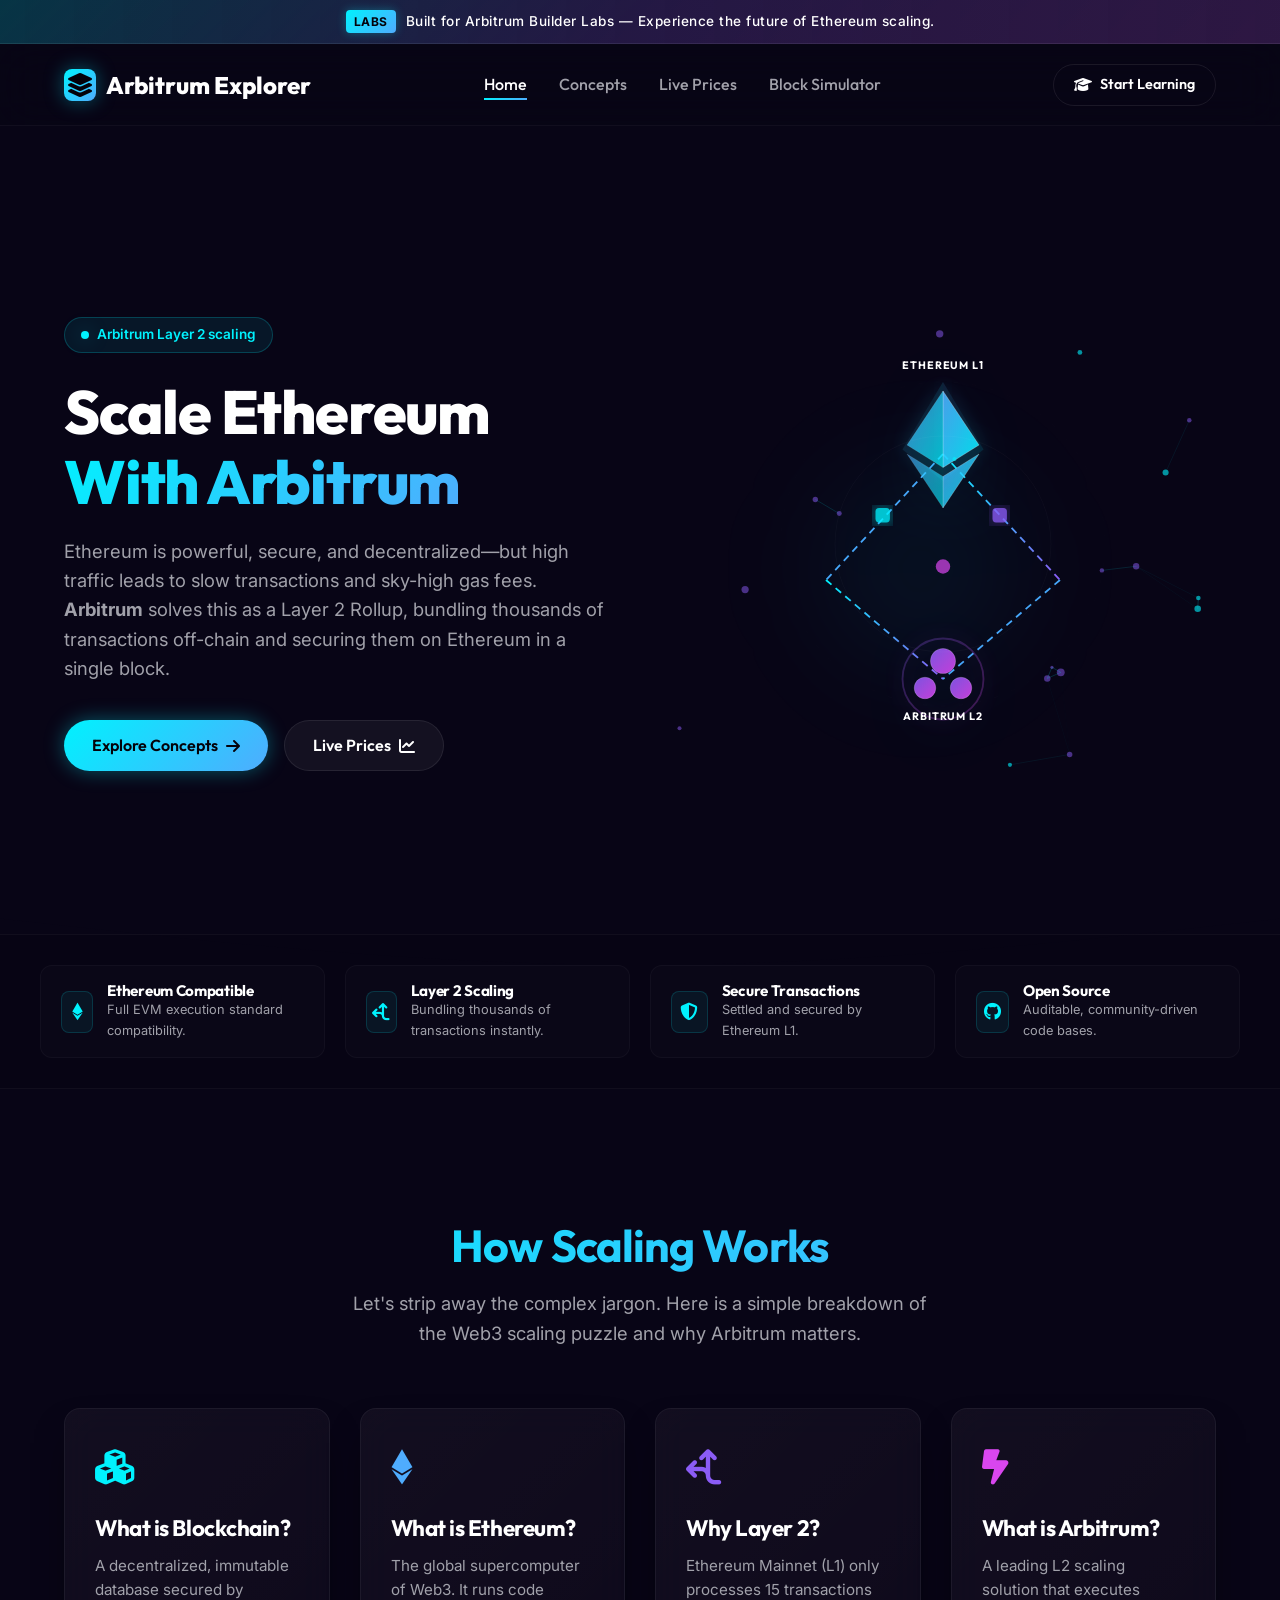
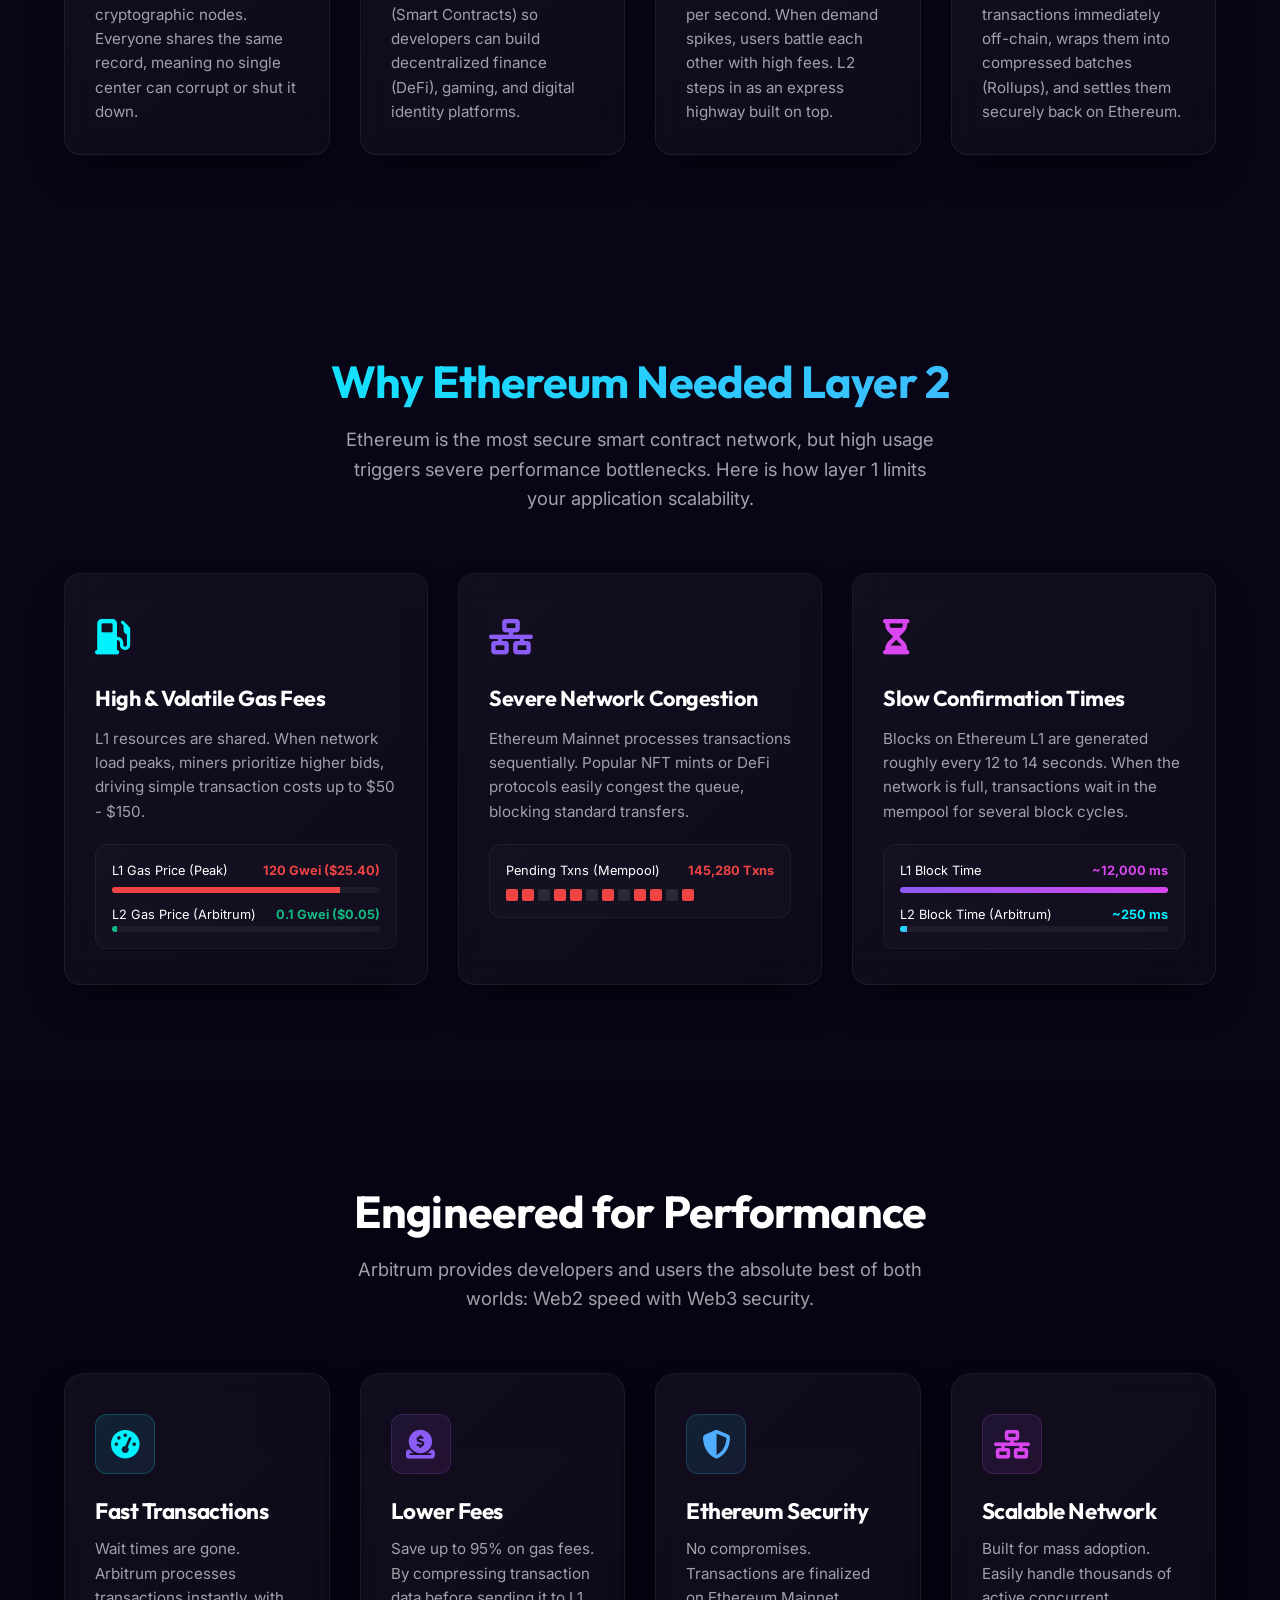
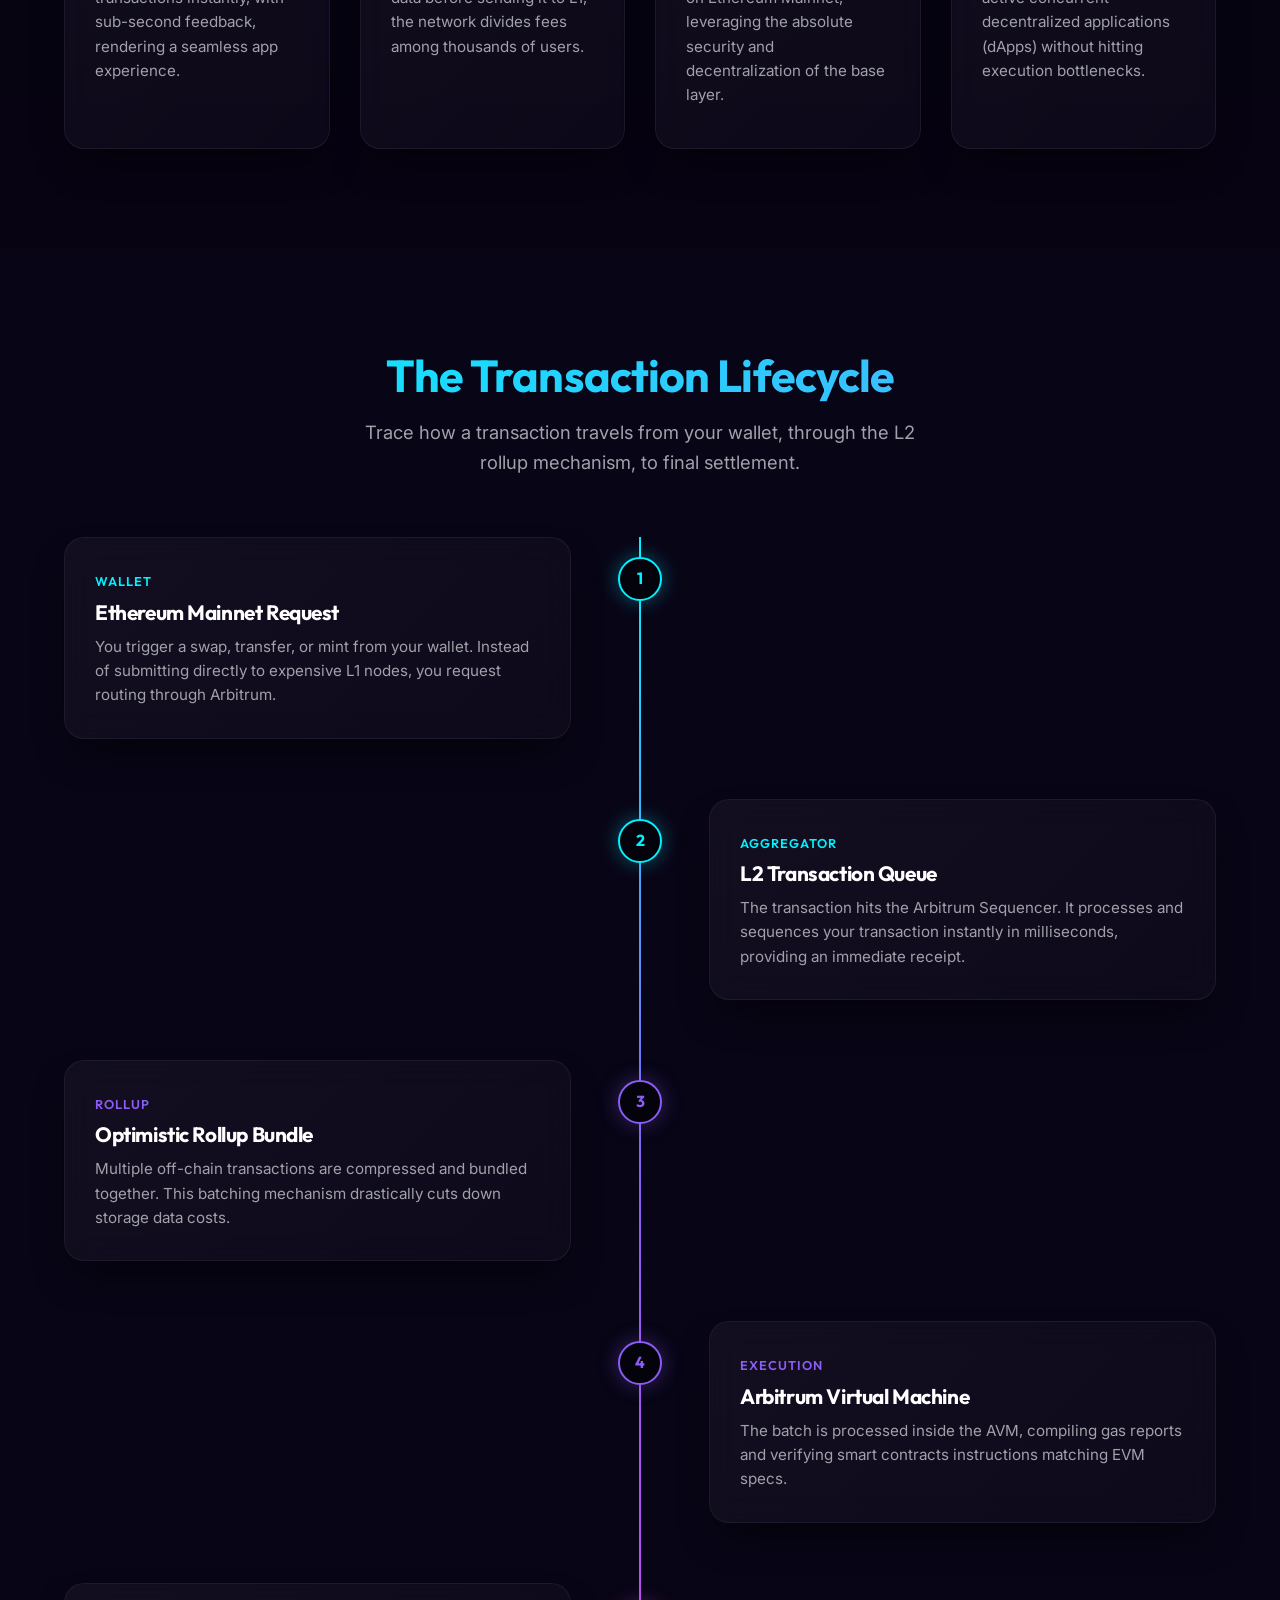
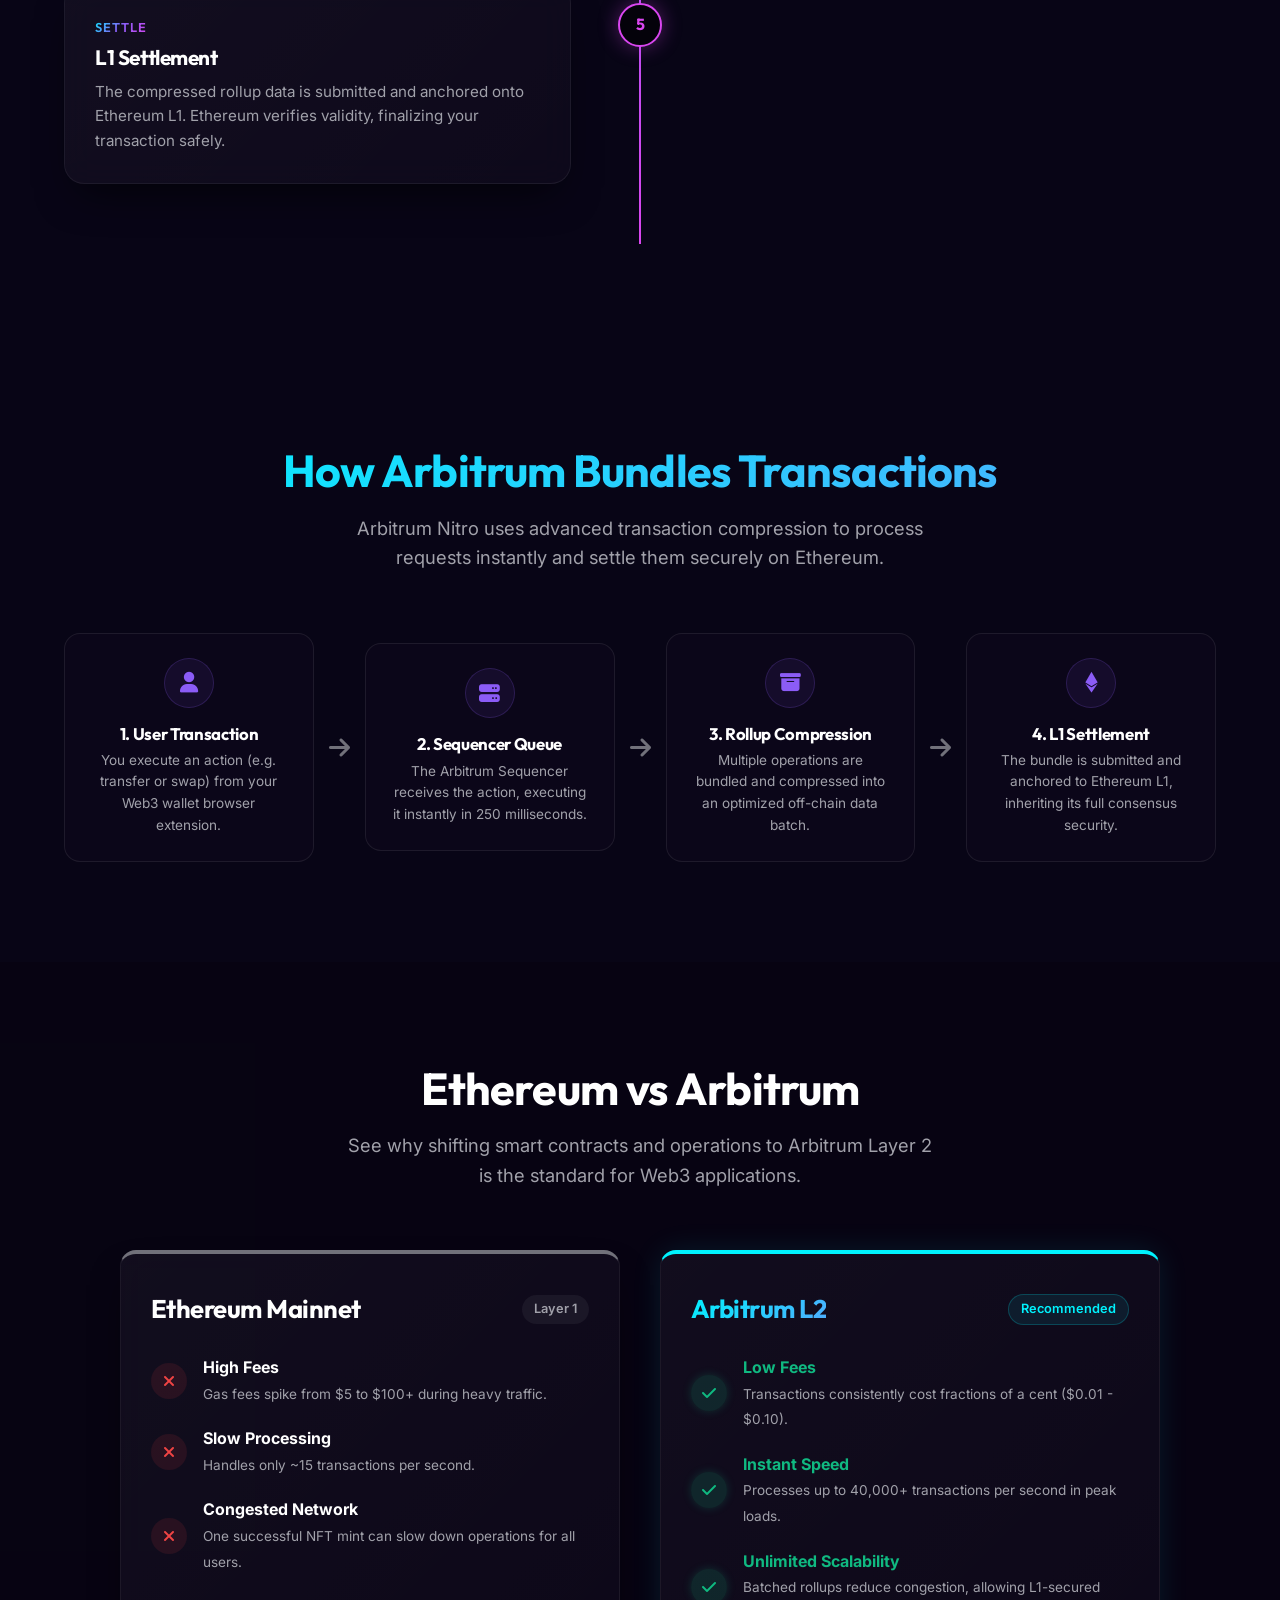
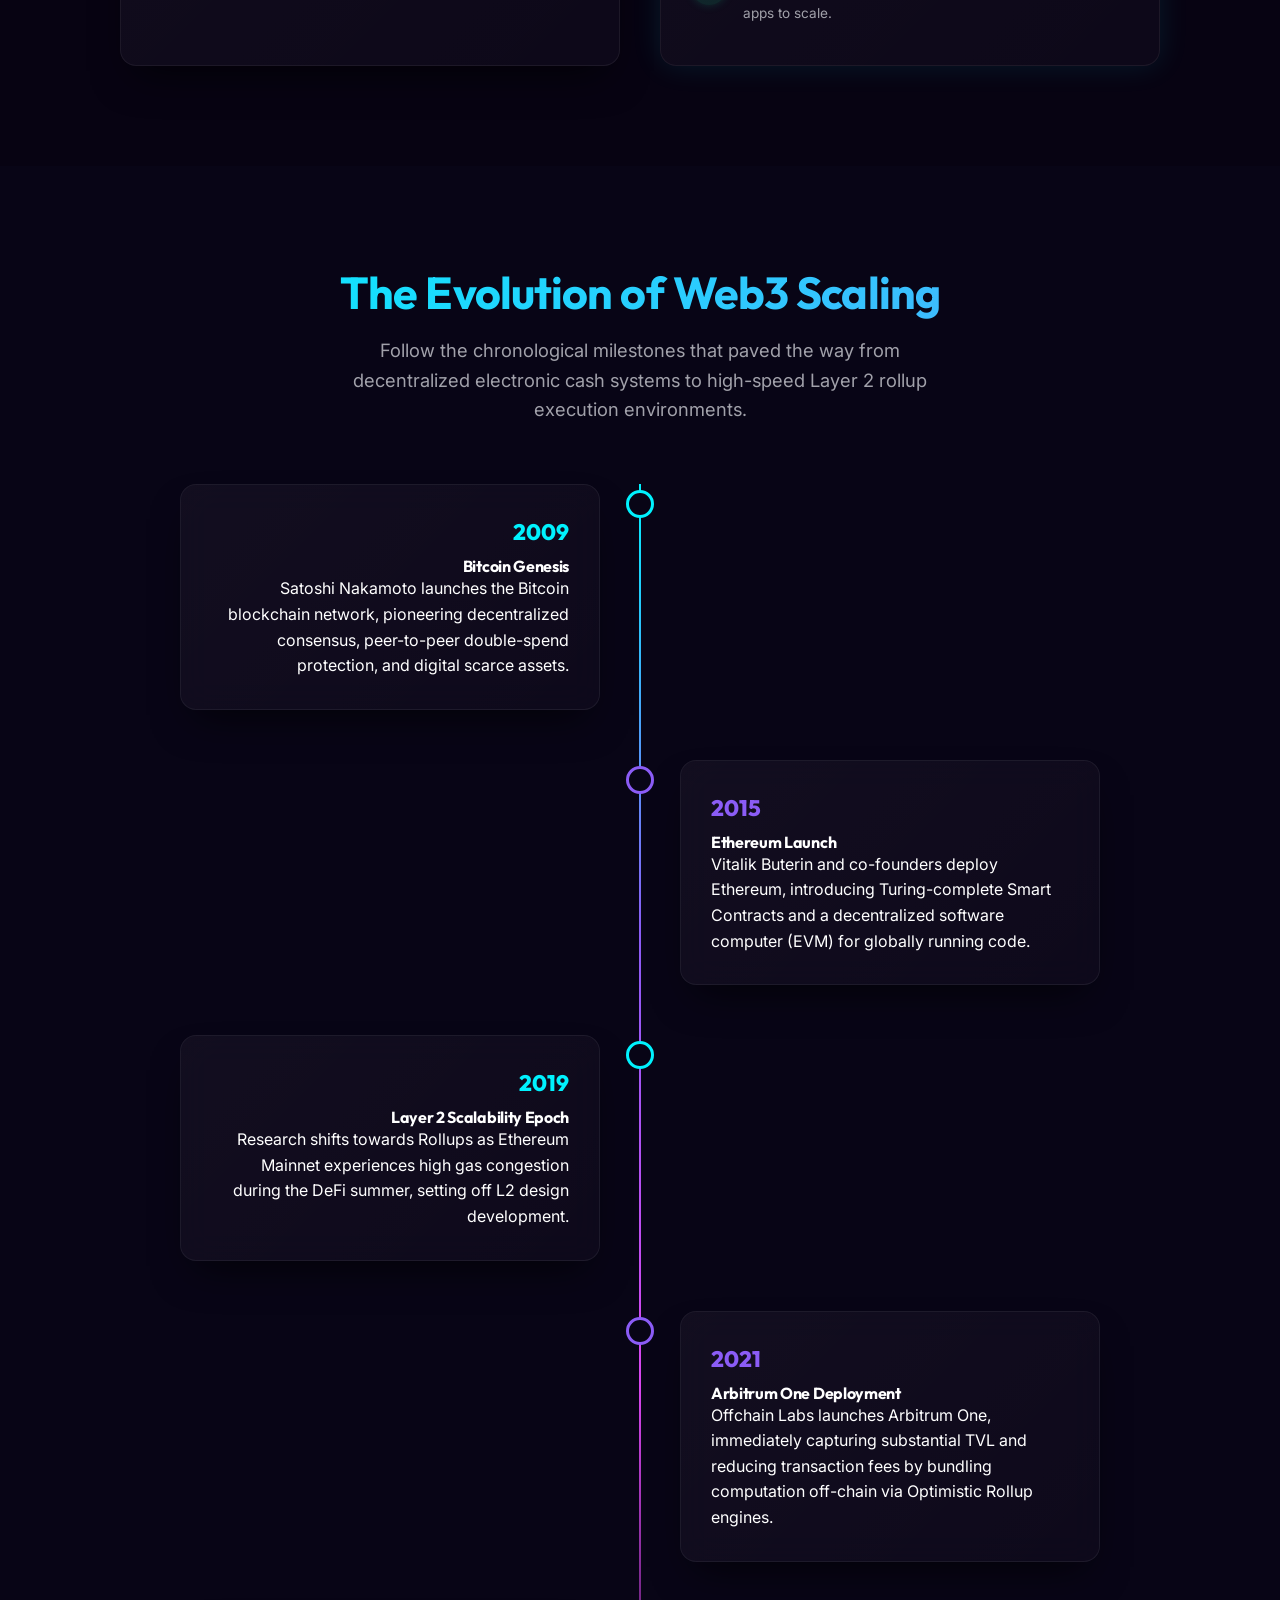
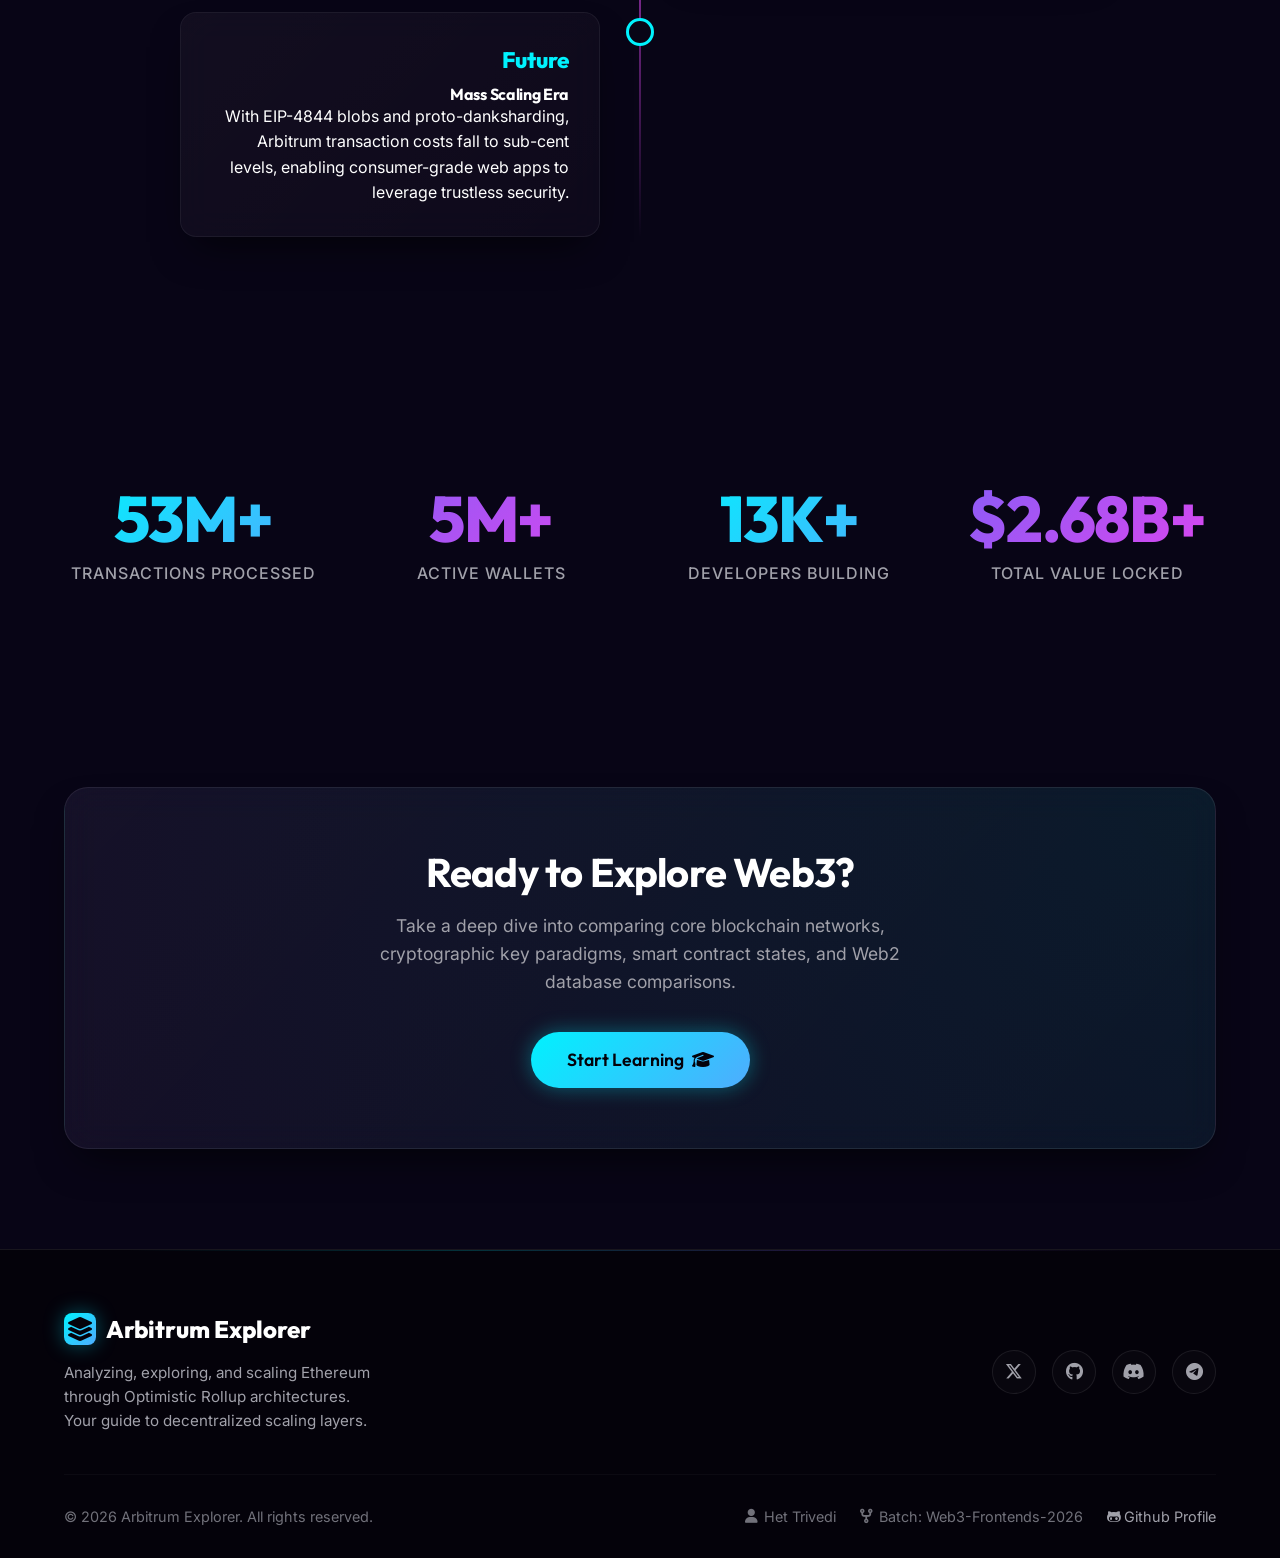
<file: index.html>
<!DOCTYPE html>
<html lang="en">
<head>
  <meta charset="UTF-8">
  <meta name="viewport" content="width=device-width, initial-scale=1.0">
  <title>Arbitrum Explorer | Scale Ethereum with Layer 2</title>
  <meta name="description" content="Explore Arbitrum Layer 2 scaling: experience lightning-fast speeds, ultra-low fees, and robust Ethereum security. Learn the concepts of Web3 scalability.">
  
  <!-- CSS -->
  <link rel="stylesheet" href="css/style.css">
  <link rel="stylesheet" href="css/responsive.css">
  
  <!-- FontAwesome Icons (loaded asynchronously) -->
  <link rel="stylesheet" href="https://cdnjs.cloudflare.com/ajax/libs/font-awesome/6.4.0/css/all.min.css">
</head>
<body>

  <!-- GLOBAL EFFECTS -->
  <div class="scroll-progress-bar" id="scroll-progress"></div>
  <div class="spotlight-follower" id="spotlight-follower"></div>

  <!-- ANNOUNCEMENT BANNER -->
  <div class="announcement-banner">
    <span class="banner-badge">labs</span>
    <span>Built for Arbitrum Builder Labs — Experience the future of Ethereum scaling.</span>
  </div>

  <!-- BACKGROUND GRID & GLOW EFFECTS -->
  <canvas id="bg-canvas"></canvas>
  <div class="grid-overlay"></div>
  <div class="blur-glow-1"></div>
  <div class="blur-glow-2"></div>

  <!-- NAVIGATION BAR -->
  <nav class="navbar" id="navbar" style="top: 45px;">
    <div class="navbar-container">
      <a href="index.html" class="logo">
        <div class="logo-icon">
          <i class="fa-solid fa-layer-group"></i>
        </div>
        Arbitrum Explorer
      </a>
      
      <ul class="nav-menu">
        <li><a href="index.html" class="nav-link">Home</a></li>
        <li><a href="concepts.html" class="nav-link">Concepts</a></li>
        <li><a href="prices.html" class="nav-link">Live Prices</a></li>
        <li><a href="simulator.html" class="nav-link">Block Simulator</a></li>
      </ul>

      <div class="nav-actions">
        <a href="concepts.html" class="btn btn-outline" style="padding: 8px 20px; font-size: 0.9rem;">
          <i class="fa-solid fa-graduation-cap"></i> Start Learning
        </a>
      </div>

      <button class="hamburger" aria-label="Toggle Menu">
        <span></span>
        <span></span>
        <span></span>
      </button>
    </div>
  </nav>

  <!-- HERO SECTION -->
  <header class="hero-section section-padding" style="padding-top: 140px; padding-bottom: 40px;">
    <div class="hero-container" style="display: flex; align-items: center; justify-content: space-between; gap: 60px; min-height: 80vh;">
      
      <div class="hero-content reveal-left" style="flex: 1; display: flex; flex-direction: column; align-items: flex-start;">
        <div class="tagline" style="background: rgba(0, 242, 254, 0.08); border: 1px solid rgba(0, 242, 254, 0.2); border-radius: 100px; padding: 6px 16px; font-size: 0.85rem; font-weight: 600; color: var(--accent-cyan); margin-bottom: 24px; display: inline-flex; align-items: center; gap: 8px;">
          <span style="width: 8px; height: 8px; background: var(--accent-cyan); border-radius: 50%; display: inline-block; box-shadow: var(--glow-cyan);"></span>
          Arbitrum Layer 2 scaling
        </div>
        
        <h1 style="font-size: 3.8rem; line-height: 1.15; margin-bottom: 20px; font-weight: 800;">
          Scale Ethereum <br>
          <span class="text-gradient">With Arbitrum</span>
        </h1>
        
        <p style="color: var(--text-secondary); font-size: 1.15rem; margin-bottom: 36px; max-width: 540px;">
          Ethereum is powerful, secure, and decentralized—but high traffic leads to slow transactions and sky-high gas fees. 
          <strong>Arbitrum</strong> solves this as a Layer 2 Rollup, bundling thousands of transactions off-chain and securing them on Ethereum in a single block.
        </p>
        
        <div class="hero-cta" style="display: flex; gap: 16px; width: 100%;">
          <a href="concepts.html" class="btn btn-primary">
            Explore Concepts <i class="fa-solid fa-arrow-right"></i>
          </a>
          <a href="prices.html" class="btn btn-secondary">
            Live Prices <i class="fa-solid fa-chart-line"></i>
          </a>
        </div>
      </div>

      <!-- INTERACTIVE ETHEREUM / ARBITRUM SVG ART -->
      <div class="hero-illustration reveal-right" style="flex: 1; display: flex; justify-content: center; position: relative;">
        <!-- Glowing Nodes Canvas Overlay -->
        <canvas id="nodes-hero-canvas" style="position: absolute; top: 0; left: 0; width: 100%; height: 100%; z-index: 2; pointer-events: none;"></canvas>
        <svg class="floating-illustration" viewBox="0 0 500 500" width="100%" height="450px" style="max-width: 480px; z-index: 1;">
          <defs>
            <!-- Gradients -->
            <linearGradient id="ethGrad" x1="0%" y1="0%" x2="100%" y2="100%">
              <stop offset="0%" stop-color="#4facfe" stop-opacity="0.9" />
              <stop offset="100%" stop-color="#00f2fe" stop-opacity="0.9" />
            </linearGradient>
            <linearGradient id="arbGrad" x1="0%" y1="0%" x2="100%" y2="100%">
              <stop offset="0%" stop-color="#8b5cf6" stop-opacity="0.9" />
              <stop offset="100%" stop-color="#d946ef" stop-opacity="0.9" />
            </linearGradient>
            <linearGradient id="lineGrad" x1="0%" y1="0%" x2="100%" y2="100%">
              <stop offset="0%" stop-color="#00f2fe" />
              <stop offset="100%" stop-color="#8b5cf6" />
            </linearGradient>
            <!-- Glowing Filters -->
            <filter id="glow-cyan-svg" x="-20%" y="-20%" width="140%" height="140%">
              <feGaussianBlur stdDeviation="10" result="blur" />
              <feComposite in="SourceGraphic" in2="blur" operator="over" />
            </filter>
            <filter id="glow-purple-svg" x="-20%" y="-20%" width="140%" height="140%">
              <feGaussianBlur stdDeviation="12" result="blur" />
              <feComposite in="SourceGraphic" in2="blur" operator="over" />
            </filter>
          </defs>

          <!-- Core Network Wires (animated dash) -->
          <g stroke="url(#lineGrad)" stroke-width="2" stroke-dasharray="8,6" fill="none">
            <line x1="250" y1="150" x2="120" y2="290" />
            <line x1="250" y1="150" x2="380" y2="290" />
            <line x1="120" y1="290" x2="250" y2="400" />
            <line x1="380" y1="290" x2="250" y2="400" />
            <line x1="250" y1="150" x2="250" y2="400" stroke-width="1" opacity="0.4" />
          </g>

          <!-- Floating Ethereum Gem (Top Node) -->
          <g class="float-animation-slow" style="animation: floating 8s ease-in-out infinite; transform-origin: 250px 150px;">
            <!-- Outer Glow -->
            <polygon points="250,70 295,145 250,180" fill="url(#ethGrad)" opacity="0.15" filter="url(#glow-cyan-svg)" />
            <polygon points="250,70 205,145 250,180" fill="url(#ethGrad)" opacity="0.15" filter="url(#glow-cyan-svg)" />
            
            <!-- Ethereum Shape Top half -->
            <polygon points="250,80 290,140 250,165" fill="url(#ethGrad)" stroke="rgba(255,255,255,0.3)" stroke-width="1" />
            <polygon points="250,80 210,140 250,165" fill="url(#ethGrad)" stroke="rgba(255,255,255,0.15)" stroke-width="1" opacity="0.8" />
            <!-- Ethereum Shape Bottom half -->
            <polygon points="250,175 290,150 250,210" fill="url(#ethGrad)" stroke="rgba(255,255,255,0.3)" stroke-width="1" opacity="0.9" />
            <polygon points="250,175 210,150 250,210" fill="url(#ethGrad)" stroke="rgba(255,255,255,0.15)" stroke-width="1" opacity="0.7" />
            
            <!-- Text Ethereum -->
            <text x="250" y="55" fill="var(--text-primary)" font-family="var(--font-title)" font-weight="700" font-size="12" text-anchor="middle" letter-spacing="1">ETHEREUM L1</text>
          </g>

          <!-- Floating Arbitrum Portal (Bottom Node) -->
          <g class="float-animation-normal" style="animation: floating 6s ease-in-out infinite alternate; transform-origin: 250px 400px;">
            <!-- Outer glow ring -->
            <circle cx="250" cy="400" r="45" fill="none" stroke="url(#arbGrad)" stroke-width="2" opacity="0.3" filter="url(#glow-purple-svg)" />
            
            <!-- Arbitrum nested shapes (spheres stacked styled as flat layers) -->
            <circle cx="250" cy="380" r="14" fill="url(#arbGrad)" stroke="rgba(255,255,255,0.2)" />
            <circle cx="230" cy="410" r="12" fill="url(#arbGrad)" stroke="rgba(255,255,255,0.2)" />
            <circle cx="270" cy="410" r="12" fill="url(#arbGrad)" stroke="rgba(255,255,255,0.2)" />
            
            <text x="250" y="445" fill="var(--text-primary)" font-family="var(--font-title)" font-weight="700" font-size="12" text-anchor="middle" letter-spacing="1">ARBITRUM L2</text>
          </g>

          <!-- Transaction Bundling Blocks (Floating along lines) -->
          <g class="float-animation-fast">
            <!-- Block 1 (moving left L1->L2) -->
            <rect x="175" y="210" width="16" height="16" rx="4" fill="#00f2fe" filter="url(#glow-cyan-svg)" opacity="0.8" style="animation: floating 4s ease-in-out infinite;" />
            <!-- Block 2 (moving right L1->L2) -->
            <rect x="305" y="210" width="16" height="16" rx="4" fill="#8b5cf6" filter="url(#glow-purple-svg)" opacity="0.8" style="animation: floating 5s ease-in-out infinite alternate;" />
            <!-- Dynamic data wave -->
            <circle cx="250" cy="275" r="8" fill="#d946ef" opacity="0.7" style="animation: floating 3s ease-in-out infinite;" />
          </g>

          <!-- Halo backlights -->
          <circle cx="250" cy="250" r="120" fill="none" stroke="rgba(255,255,255,0.03)" stroke-width="1" />
          <circle cx="250" cy="250" r="180" fill="none" stroke="rgba(255,255,255,0.015)" stroke-dasharray="5,15" stroke-width="1" />
        </svg>
        <div style="position: absolute; width: 300px; height: 300px; background: radial-gradient(circle, rgba(0, 242, 254, 0.08) 0%, transparent 70%); top: 100px; left: 100px; filter: blur(50px); z-index: 0; pointer-events: none;"></div>
      </div>
    </div>
  </header>

  <!-- WAVE DIVIDER -->
  <div class="wave-container">
    <svg class="wave-divider" viewBox="0 0 1440 74" preserveAspectRatio="none">
      <path d="M0,32L120,42.7C240,53,480,75,720,74.7C960,75,1200,53,1320,42.7L1440,32L1440,80L1320,80C1200,80,960,80,720,80C480,80,240,80,120,80L0,80Z"></path>
    </svg>
  </div>

  <!-- TRUST BADGES SECTION -->
  <section class="trust-badges-section reveal">
    <div class="trust-badges-container">
      <div class="trust-badge-card spotlight-hover">
        <div class="trust-badge-icon">
          <i class="fa-brands fa-ethereum"></i>
        </div>
        <div>
          <h4 style="font-size: 0.95rem; font-weight: 700;">Ethereum Compatible</h4>
          <p style="font-size: 0.8rem; color: var(--text-secondary);">Full EVM execution standard compatibility.</p>
        </div>
      </div>
      <div class="trust-badge-card spotlight-hover">
        <div class="trust-badge-icon">
          <i class="fa-solid fa-arrows-split-up-and-left"></i>
        </div>
        <div>
          <h4 style="font-size: 0.95rem; font-weight: 700;">Layer 2 Scaling</h4>
          <p style="font-size: 0.8rem; color: var(--text-secondary);">Bundling thousands of transactions instantly.</p>
        </div>
      </div>
      <div class="trust-badge-card spotlight-hover">
        <div class="trust-badge-icon">
          <i class="fa-solid fa-shield-halved"></i>
        </div>
        <div>
          <h4 style="font-size: 0.95rem; font-weight: 700;">Secure Transactions</h4>
          <p style="font-size: 0.8rem; color: var(--text-secondary);">Settled and secured by Ethereum L1.</p>
        </div>
      </div>
      <div class="trust-badge-card spotlight-hover">
        <div class="trust-badge-icon">
          <i class="fa-brands fa-github"></i>
        </div>
        <div>
          <h4 style="font-size: 0.95rem; font-weight: 700;">Open Source</h4>
          <p style="font-size: 0.8rem; color: var(--text-secondary);">Auditable, community-driven code bases.</p>
        </div>
      </div>
    </div>
  </section>

  <!-- ABOUT SECTION -->
  <section class="about-section section-padding" id="about" style="position: relative;">
    <div class="section-header reveal">
      <h2 class="text-gradient">How Scaling Works</h2>
      <p>Let's strip away the complex jargon. Here is a simple breakdown of the Web3 scaling puzzle and why Arbitrum matters.</p>
    </div>

    <div class="about-grid" style="display: grid; grid-template-columns: repeat(auto-fit, minmax(250px, 1fr)); gap: 30px; margin-top: 50px;">
      
      <div class="glass-card reveal delay-100" style="padding: 30px;">
        <div class="about-icon" style="color: var(--accent-cyan); font-size: 2.2rem; margin-bottom: 20px;">
          <i class="fa-solid fa-cubes"></i>
        </div>
        <h3 style="margin-bottom: 12px; font-size: 1.4rem;">What is Blockchain?</h3>
        <p style="color: var(--text-secondary); font-size: 0.95rem;">
          A decentralized, immutable database secured by cryptographic nodes. Everyone shares the same record, meaning no single center can corrupt or shut it down.
        </p>
      </div>

      <div class="glass-card reveal delay-200" style="padding: 30px;">
        <div class="about-icon" style="color: var(--accent-blue); font-size: 2.2rem; margin-bottom: 20px;">
          <i class="fa-brands fa-ethereum"></i>
        </div>
        <h3 style="margin-bottom: 12px; font-size: 1.4rem;">What is Ethereum?</h3>
        <p style="color: var(--text-secondary); font-size: 0.95rem;">
          The global supercomputer of Web3. It runs code (Smart Contracts) so developers can build decentralized finance (DeFi), gaming, and digital identity platforms.
        </p>
      </div>

      <div class="glass-card reveal delay-300" style="padding: 30px;">
        <div class="about-icon" style="color: var(--accent-purple); font-size: 2.2rem; margin-bottom: 20px;">
          <i class="fa-solid fa-arrows-split-up-and-left"></i>
        </div>
        <h3 style="margin-bottom: 12px; font-size: 1.4rem;">Why Layer 2?</h3>
        <p style="color: var(--text-secondary); font-size: 0.95rem;">
          Ethereum Mainnet (L1) only processes 15 transactions per second. When demand spikes, users battle each other with high fees. L2 steps in as an express highway built on top.
        </p>
      </div>

      <div class="glass-card reveal delay-400" style="padding: 30px;">
        <div class="about-icon" style="color: var(--accent-pink); font-size: 2.2rem; margin-bottom: 20px;">
          <i class="fa-solid fa-bolt-lightning"></i>
        </div>
        <h3 style="margin-bottom: 12px; font-size: 1.4rem;">What is Arbitrum?</h3>
        <p style="color: var(--text-secondary); font-size: 0.95rem;">
          A leading L2 scaling solution that executes transactions immediately off-chain, wraps them into compressed batches (Rollups), and settles them securely back on Ethereum.
        </p>
      </div>

    </div>
  </section>

  <!-- WHY ETHEREUM NEEDED LAYER 2 SECTION -->
  <section class="l2-need-section section-padding" id="why-l2-need" style="position: relative;">
    <div class="section-header reveal">
      <h2 class="text-gradient">Why Ethereum Needed Layer 2</h2>
      <p>Ethereum is the most secure smart contract network, but high usage triggers severe performance bottlenecks. Here is how layer 1 limits your application scalability.</p>
    </div>

    <div style="display: grid; grid-template-columns: repeat(auto-fit, minmax(300px, 1fr)); gap: 30px; margin-top: 50px;">
      
      <!-- Card 1: High Gas Fees -->
      <div class="glass-card reveal delay-100 spotlight-hover" style="padding: 35px 30px;">
        <div style="color: var(--accent-cyan); font-size: 2.2rem; margin-bottom: 20px;">
          <i class="fa-solid fa-gas-pump"></i>
        </div>
        <h3 style="margin-bottom: 15px; font-size: 1.35rem;">High & Volatile Gas Fees</h3>
        <p style="color: var(--text-secondary); font-size: 0.95rem; margin-bottom: 20px;">
          L1 resources are shared. When network load peaks, miners prioritize higher bids, driving simple transaction costs up to $50 - $150.
        </p>
        <!-- L1 Gas Tracker visualizer -->
        <div style="background: rgba(255,255,255,0.02); border: 1px solid rgba(255,255,255,0.05); padding: 16px; border-radius: 12px;">
          <div style="display: flex; justify-content: space-between; font-size: 0.8rem; margin-bottom: 6px;">
            <span>L1 Gas Price (Peak)</span>
            <span style="color: #ef4444; font-weight: 700;">120 Gwei ($25.40)</span>
          </div>
          <div style="width: 100%; height: 6px; background: rgba(255, 255, 255, 0.05); border-radius: 3px; overflow: hidden; margin-bottom: 12px;">
            <div style="width: 85%; height: 100%; background: #ef4444;"></div>
          </div>
          <div style="display: flex; justify-content: space-between; font-size: 0.8rem;">
            <span>L2 Gas Price (Arbitrum)</span>
            <span style="color: #10b981; font-weight: 700;">0.1 Gwei ($0.05)</span>
          </div>
          <div style="width: 100%; height: 6px; background: rgba(255, 255, 255, 0.05); border-radius: 3px; overflow: hidden;">
            <div style="width: 2%; height: 100%; background: #10b981;"></div>
          </div>
        </div>
      </div>

      <!-- Card 2: Network Congestion -->
      <div class="glass-card reveal delay-200 spotlight-hover" style="padding: 35px 30px;">
        <div style="color: var(--accent-purple); font-size: 2.2rem; margin-bottom: 20px;">
          <i class="fa-solid fa-network-wired"></i>
        </div>
        <h3 style="margin-bottom: 15px; font-size: 1.35rem;">Severe Network Congestion</h3>
        <p style="color: var(--text-secondary); font-size: 0.95rem; margin-bottom: 20px;">
          Ethereum Mainnet processes transactions sequentially. Popular NFT mints or DeFi protocols easily congest the queue, blocking standard transfers.
        </p>
        <!-- L1 Tx Queue visualizer -->
        <div style="background: rgba(255,255,255,0.02); border: 1px solid rgba(255,255,255,0.05); padding: 16px; border-radius: 12px;">
          <div style="display: flex; justify-content: space-between; font-size: 0.8rem; margin-bottom: 8px;">
            <span>Pending Txns (Mempool)</span>
            <span style="color: #ef4444; font-weight: 700;">145,280 Txns</span>
          </div>
          <div style="display: flex; gap: 4px; flex-wrap: wrap;">
            <!-- Render a grid of tiny boxes representing transactions -->
            <span style="width: 12px; height: 12px; border-radius: 2px; background: #ef4444; display: inline-block; animation: pulse 1s infinite alternate;"></span>
            <span style="width: 12px; height: 12px; border-radius: 2px; background: #ef4444; display: inline-block;"></span>
            <span style="width: 12px; height: 12px; border-radius: 2px; background: rgba(255,255,255,0.1); display: inline-block;"></span>
            <span style="width: 12px; height: 12px; border-radius: 2px; background: #ef4444; display: inline-block;"></span>
            <span style="width: 12px; height: 12px; border-radius: 2px; background: #ef4444; display: inline-block;"></span>
            <span style="width: 12px; height: 12px; border-radius: 2px; background: rgba(255,255,255,0.1); display: inline-block;"></span>
            <span style="width: 12px; height: 12px; border-radius: 2px; background: #ef4444; display: inline-block;"></span>
            <span style="width: 12px; height: 12px; border-radius: 2px; background: rgba(255,255,255,0.1); display: inline-block;"></span>
            <span style="width: 12px; height: 12px; border-radius: 2px; background: #ef4444; display: inline-block;"></span>
            <span style="width: 12px; height: 12px; border-radius: 2px; background: #ef4444; display: inline-block;"></span>
            <span style="width: 12px; height: 12px; border-radius: 2px; background: rgba(255,255,255,0.1); display: inline-block;"></span>
            <span style="width: 12px; height: 12px; border-radius: 2px; background: #ef4444; display: inline-block;"></span>
          </div>
        </div>
      </div>

      <!-- Card 3: Slow Confirmation -->
      <div class="glass-card reveal delay-300 spotlight-hover" style="padding: 35px 30px;">
        <div style="color: var(--accent-pink); font-size: 2.2rem; margin-bottom: 20px;">
          <i class="fa-solid fa-hourglass-half"></i>
        </div>
        <h3 style="margin-bottom: 15px; font-size: 1.35rem;">Slow Confirmation Times</h3>
        <p style="color: var(--text-secondary); font-size: 0.95rem; margin-bottom: 20px;">
          Blocks on Ethereum L1 are generated roughly every 12 to 14 seconds. When the network is full, transactions wait in the mempool for several block cycles.
        </p>
        <!-- Compare speed -->
        <div style="background: rgba(255,255,255,0.02); border: 1px solid rgba(255,255,255,0.05); padding: 16px; border-radius: 12px;">
          <div style="display: flex; justify-content: space-between; font-size: 0.8rem; margin-bottom: 6px;">
            <span>L1 Block Time</span>
            <span style="color: var(--accent-pink); font-weight: 700;">~12,000 ms</span>
          </div>
          <div style="width: 100%; height: 6px; background: rgba(255, 255, 255, 0.05); border-radius: 3px; overflow: hidden; margin-bottom: 12px;">
            <div style="width: 100%; height: 100%; background: var(--gradient-secondary);"></div>
          </div>
          <div style="display: flex; justify-content: space-between; font-size: 0.8rem;">
            <span>L2 Block Time (Arbitrum)</span>
            <span style="color: var(--accent-cyan); font-weight: 700;">~250 ms</span>
          </div>
          <div style="width: 100%; height: 6px; background: rgba(255, 255, 255, 0.05); border-radius: 3px; overflow: hidden;">
            <div style="width: 2.5%; height: 100%; background: var(--gradient-primary);"></div>
          </div>
        </div>
      </div>

    </div>
  </section>

  <!-- FEATURES SECTION -->
  <section class="features-section section-padding" id="features" style="position: relative; background: rgba(4, 2, 10, 0.3);">
    <div class="section-header reveal">
      <h2>Engineered for Performance</h2>
      <p>Arbitrum provides developers and users the absolute best of both worlds: Web2 speed with Web3 security.</p>
    </div>

    <div class="features-grid" style="display: grid; grid-template-columns: repeat(auto-fit, minmax(260px, 1fr)); gap: 30px; margin-top: 50px;">
      
      <!-- Feature Card 1 -->
      <div class="glass-card feature-card reveal delay-100" style="padding: 40px 30px; border-radius: 20px; overflow: hidden; position: relative;">
        <div class="glow-hover-effect"></div>
        <div class="feature-icon" style="background: linear-gradient(135deg, rgba(0, 242, 254, 0.1) 0%, rgba(79, 172, 254, 0.1) 100%); color: var(--accent-cyan); width: 60px; height: 60px; border-radius: 12px; display: flex; align-items: center; justify-content: center; font-size: 1.8rem; margin-bottom: 24px; border: 1px solid rgba(0, 242, 254, 0.2);">
          <i class="fa-solid fa-gauge-high"></i>
        </div>
        <h3 style="font-size: 1.4rem; margin-bottom: 12px;">Fast Transactions</h3>
        <p style="color: var(--text-secondary); font-size: 0.95rem; line-height: 1.6;">
          Wait times are gone. Arbitrum processes transactions instantly, with sub-second feedback, rendering a seamless app experience.
        </p>
      </div>

      <!-- Feature Card 2 -->
      <div class="glass-card feature-card reveal delay-200" style="padding: 40px 30px; border-radius: 20px; overflow: hidden; position: relative;">
        <div class="glow-hover-effect"></div>
        <div class="feature-icon" style="background: linear-gradient(135deg, rgba(139, 92, 246, 0.1) 0%, rgba(217, 70, 239, 0.1) 100%); color: var(--accent-purple); width: 60px; height: 60px; border-radius: 12px; display: flex; align-items: center; justify-content: center; font-size: 1.8rem; margin-bottom: 24px; border: 1px solid rgba(139, 92, 246, 0.2);">
          <i class="fa-solid fa-circle-dollar-to-slot"></i>
        </div>
        <h3 style="font-size: 1.4rem; margin-bottom: 12px;">Lower Fees</h3>
        <p style="color: var(--text-secondary); font-size: 0.95rem; line-height: 1.6;">
          Save up to 95% on gas fees. By compressing transaction data before sending it to L1, the network divides fees among thousands of users.
        </p>
      </div>

      <!-- Feature Card 3 -->
      <div class="glass-card feature-card reveal delay-300" style="padding: 40px 30px; border-radius: 20px; overflow: hidden; position: relative;">
        <div class="glow-hover-effect"></div>
        <div class="feature-icon" style="background: linear-gradient(135deg, rgba(0, 242, 254, 0.1) 0%, rgba(79, 172, 254, 0.1) 100%); color: var(--accent-blue); width: 60px; height: 60px; border-radius: 12px; display: flex; align-items: center; justify-content: center; font-size: 1.8rem; margin-bottom: 24px; border: 1px solid rgba(79, 172, 254, 0.2);">
          <i class="fa-solid fa-shield-halved"></i>
        </div>
        <h3 style="font-size: 1.4rem; margin-bottom: 12px;">Ethereum Security</h3>
        <p style="color: var(--text-secondary); font-size: 0.95rem; line-height: 1.6;">
          No compromises. Transactions are finalized on Ethereum Mainnet, leveraging the absolute security and decentralization of the base layer.
        </p>
      </div>

      <!-- Feature Card 4 -->
      <div class="glass-card feature-card reveal delay-400" style="padding: 40px 30px; border-radius: 20px; overflow: hidden; position: relative;">
        <div class="glow-hover-effect"></div>
        <div class="feature-icon" style="background: linear-gradient(135deg, rgba(139, 92, 246, 0.1) 0%, rgba(217, 70, 239, 0.1) 100%); color: var(--accent-pink); width: 60px; height: 60px; border-radius: 12px; display: flex; align-items: center; justify-content: center; font-size: 1.8rem; margin-bottom: 24px; border: 1px solid rgba(217, 70, 239, 0.2);">
          <i class="fa-solid fa-network-wired"></i>
        </div>
        <h3 style="font-size: 1.4rem; margin-bottom: 12px;">Scalable Network</h3>
        <p style="color: var(--text-secondary); font-size: 0.95rem; line-height: 1.6;">
          Built for mass adoption. Easily handle thousands of active concurrent decentralized applications (dApps) without hitting execution bottlenecks.
        </p>
      </div>

    </div>
  </section>

  <!-- HOW IT WORKS TIMELINE -->
  <section class="timeline-section section-padding" id="how-it-works">
    <div class="section-header reveal">
      <h2 class="text-gradient">The Transaction Lifecycle</h2>
      <p>Trace how a transaction travels from your wallet, through the L2 rollup mechanism, to final settlement.</p>
    </div>

    <!-- Timeline Wrapper -->
    <div class="timeline-wrapper reveal" style="position: relative; margin-top: 60px;">
      
      <!-- Timeline Central Line -->
      <div class="timeline-line"></div>
      
      <div class="timeline-container">
        
        <!-- Step 1 -->
        <div class="timeline-step">
          <div class="timeline-dot dot-cyan">
            <span class="timeline-number">1</span>
          </div>
          <div class="glass-card timeline-content">
            <span class="step-tag" style="color: var(--accent-cyan);">Wallet</span>
            <h4>Ethereum Mainnet Request</h4>
            <p>You trigger a swap, transfer, or mint from your wallet. Instead of submitting directly to expensive L1 nodes, you request routing through Arbitrum.</p>
          </div>
        </div>

        <!-- Step 2 -->
        <div class="timeline-step">
          <div class="timeline-dot dot-cyan">
            <span class="timeline-number">2</span>
          </div>
          <div class="glass-card timeline-content">
            <span class="step-tag" style="color: var(--accent-cyan);">Aggregator</span>
            <h4>L2 Transaction Queue</h4>
            <p>The transaction hits the Arbitrum Sequencer. It processes and sequences your transaction instantly in milliseconds, providing an immediate receipt.</p>
          </div>
        </div>

        <!-- Step 3 -->
        <div class="timeline-step">
          <div class="timeline-dot dot-purple">
            <span class="timeline-number">3</span>
          </div>
          <div class="glass-card timeline-content">
            <span class="step-tag" style="color: var(--accent-purple);">Rollup</span>
            <h4>Optimistic Rollup Bundle</h4>
            <p>Multiple off-chain transactions are compressed and bundled together. This batching mechanism drastically cuts down storage data costs.</p>
          </div>
        </div>

        <!-- Step 4 -->
        <div class="timeline-step">
          <div class="timeline-dot dot-purple">
            <span class="timeline-number">4</span>
          </div>
          <div class="glass-card timeline-content">
            <span class="step-tag" style="color: var(--accent-purple);">Execution</span>
            <h4>Arbitrum Virtual Machine</h4>
            <p>The batch is processed inside the AVM, compiling gas reports and verifying smart contracts instructions matching EVM specs.</p>
          </div>
        </div>

        <!-- Step 5 -->
        <div class="timeline-step">
          <div class="timeline-dot dot-mixed">
            <span class="timeline-number">5</span>
          </div>
          <div class="glass-card timeline-content">
            <span class="step-tag" style="background: var(--gradient-mixed); -webkit-background-clip: text; -webkit-text-fill-color: transparent;">Settle</span>
            <h4>L1 Settlement</h4>
            <p>The compressed rollup data is submitted and anchored onto Ethereum L1. Ethereum verifies validity, finalizing your transaction safely.</p>
          </div>
        </div>

      </div>
    </div>
  </section>

  <!-- HOW ARBITRUM WORKS SECTION (FLOWCHART) -->
  <section class="how-it-works-section section-padding" id="arbitrum-flowchart" style="position: relative;">
    <div class="section-header reveal">
      <h2 class="text-gradient">How Arbitrum Bundles Transactions</h2>
      <p>Arbitrum Nitro uses advanced transaction compression to process requests instantly and settle them securely on Ethereum.</p>
    </div>

    <div class="how-it-works-flow reveal">
      <!-- Step 1 -->
      <div class="flow-step-card spotlight-hover">
        <div class="flow-icon"><i class="fa-solid fa-user"></i></div>
        <h4>1. User Transaction</h4>
        <p>You execute an action (e.g. transfer or swap) from your Web3 wallet browser extension.</p>
      </div>

      <!-- Arrow -->
      <div class="flow-arrow"><i class="fa-solid fa-arrow-right"></i></div>

      <!-- Step 2 -->
      <div class="flow-step-card spotlight-hover">
        <div class="flow-icon"><i class="fa-solid fa-server"></i></div>
        <h4>2. Sequencer Queue</h4>
        <p>The Arbitrum Sequencer receives the action, executing it instantly in 250 milliseconds.</p>
      </div>

      <!-- Arrow -->
      <div class="flow-arrow"><i class="fa-solid fa-arrow-right"></i></div>

      <!-- Step 3 -->
      <div class="flow-step-card spotlight-hover">
        <div class="flow-icon"><i class="fa-solid fa-box-archive"></i></div>
        <h4>3. Rollup Compression</h4>
        <p>Multiple operations are bundled and compressed into an optimized off-chain data batch.</p>
      </div>

      <!-- Arrow -->
      <div class="flow-arrow"><i class="fa-solid fa-arrow-right"></i></div>

      <!-- Step 4 -->
      <div class="flow-step-card spotlight-hover">
        <div class="flow-icon"><i class="fa-brands fa-ethereum"></i></div>
        <h4>4. L1 Settlement</h4>
        <p>The bundle is submitted and anchored to Ethereum L1, inheriting its full consensus security.</p>
      </div>
    </div>
  </section>

  <!-- WHY CHOOSE ARBITRUM (COMPARISON CARDS) -->
  <section class="comparison-section section-padding" id="comparison" style="background: rgba(4, 2, 10, 0.3);">
    <div class="section-header reveal">
      <h2>Ethereum vs Arbitrum</h2>
      <p>See why shifting smart contracts and operations to Arbitrum Layer 2 is the standard for Web3 applications.</p>
    </div>

    <div class="comparison-grid" style="display: flex; gap: 40px; justify-content: center; flex-wrap: wrap; margin-top: 50px;">
      
      <!-- Card L1 -->
      <div class="glass-card comp-card reveal-left" style="flex: 1; min-width: 300px; max-width: 500px; padding: 40px 30px; border-top: 4px solid var(--text-muted);">
        <div style="display: flex; justify-content: space-between; align-items: center; margin-bottom: 30px;">
          <h3 style="font-size: 1.6rem; font-weight: 700;">Ethereum Mainnet</h3>
          <span style="color: var(--text-secondary); background: rgba(255,255,255,0.05); padding: 4px 12px; border-radius: 100px; font-size: 0.8rem; font-weight: 600;">Layer 1</span>
        </div>
        
        <ul style="list-style: none; display: flex; flex-direction: column; gap: 20px;">
          <li style="display: flex; align-items: center; gap: 16px;">
            <div style="background: rgba(239, 68, 68, 0.1); color: #ef4444; width: 36px; height: 36px; border-radius: 50%; display: flex; align-items: center; justify-content: center; flex-shrink: 0;">
              <i class="fa-solid fa-xmark"></i>
            </div>
            <div>
              <strong style="display: block; font-size: 1rem;">High Fees</strong>
              <span style="color: var(--text-secondary); font-size: 0.85rem;">Gas fees spike from $5 to $100+ during heavy traffic.</span>
            </div>
          </li>
          <li style="display: flex; align-items: center; gap: 16px;">
            <div style="background: rgba(239, 68, 68, 0.1); color: #ef4444; width: 36px; height: 36px; border-radius: 50%; display: flex; align-items: center; justify-content: center; flex-shrink: 0;">
              <i class="fa-solid fa-xmark"></i>
            </div>
            <div>
              <strong style="display: block; font-size: 1rem;">Slow Processing</strong>
              <span style="color: var(--text-secondary); font-size: 0.85rem;">Handles only ~15 transactions per second.</span>
            </div>
          </li>
          <li style="display: flex; align-items: center; gap: 16px;">
            <div style="background: rgba(239, 68, 68, 0.1); color: #ef4444; width: 36px; height: 36px; border-radius: 50%; display: flex; align-items: center; justify-content: center; flex-shrink: 0;">
              <i class="fa-solid fa-xmark"></i>
            </div>
            <div>
              <strong style="display: block; font-size: 1rem;">Congested Network</strong>
              <span style="color: var(--text-secondary); font-size: 0.85rem;">One successful NFT mint can slow down operations for all users.</span>
            </div>
          </li>
        </ul>
      </div>

      <!-- Card L2 -->
      <div class="glass-card comp-card comp-card-active reveal-right" style="flex: 1; min-width: 300px; max-width: 500px; padding: 40px 30px; border-top: 4px solid var(--accent-cyan); box-shadow: 0 0 30px rgba(0, 242, 254, 0.1);">
        <div style="display: flex; justify-content: space-between; align-items: center; margin-bottom: 30px;">
          <h3 style="font-size: 1.6rem; font-weight: 700;" class="text-gradient">Arbitrum L2</h3>
          <span style="color: var(--accent-cyan); background: rgba(0, 242, 254, 0.08); border: 1px solid rgba(0, 242, 254, 0.2); padding: 4px 12px; border-radius: 100px; font-size: 0.8rem; font-weight: 600;">Recommended</span>
        </div>

        <ul style="list-style: none; display: flex; flex-direction: column; gap: 20px;">
          <li style="display: flex; align-items: center; gap: 16px;">
            <div style="background: rgba(16, 185, 129, 0.15); color: #10b981; width: 36px; height: 36px; border-radius: 50%; display: flex; align-items: center; justify-content: center; flex-shrink: 0; box-shadow: 0 0 10px rgba(16, 185, 129, 0.2);">
              <i class="fa-solid fa-check"></i>
            </div>
            <div>
              <strong style="display: block; font-size: 1rem; color: #10b981;">Low Fees</strong>
              <span style="color: var(--text-secondary); font-size: 0.85rem;">Transactions consistently cost fractions of a cent ($0.01 - $0.10).</span>
            </div>
          </li>
          <li style="display: flex; align-items: center; gap: 16px;">
            <div style="background: rgba(16, 185, 129, 0.15); color: #10b981; width: 36px; height: 36px; border-radius: 50%; display: flex; align-items: center; justify-content: center; flex-shrink: 0; box-shadow: 0 0 10px rgba(16, 185, 129, 0.2);">
              <i class="fa-solid fa-check"></i>
            </div>
            <div>
              <strong style="display: block; font-size: 1rem; color: #10b981;">Instant Speed</strong>
              <span style="color: var(--text-secondary); font-size: 0.85rem;">Processes up to 40,000+ transactions per second in peak loads.</span>
            </div>
          </li>
          <li style="display: flex; align-items: center; gap: 16px;">
            <div style="background: rgba(16, 185, 129, 0.15); color: #10b981; width: 36px; height: 36px; border-radius: 50%; display: flex; align-items: center; justify-content: center; flex-shrink: 0; box-shadow: 0 0 10px rgba(16, 185, 129, 0.2);">
              <i class="fa-solid fa-check"></i>
            </div>
            <div>
              <strong style="display: block; font-size: 1rem; color: #10b981;">Unlimited Scalability</strong>
              <span style="color: var(--text-secondary); font-size: 0.85rem;">Batched rollups reduce congestion, allowing L1-secured apps to scale.</span>
            </div>
          </li>
        </ul>
      </div>

    </div>
  </section>

  <!-- WEB3 HISTORICAL TIMELINE SECTION -->
  <section class="timeline-section section-padding" id="web3-history-timeline">
    <div class="section-header reveal">
      <h2 class="text-gradient">The Evolution of Web3 Scaling</h2>
      <p>Follow the chronological milestones that paved the way from decentralized electronic cash systems to high-speed Layer 2 rollup execution environments.</p>
    </div>

    <div class="web3-timeline">
      <!-- Item 1 -->
      <div class="timeline-item reveal delay-100">
        <div class="timeline-badge"></div>
        <div class="glass-card timeline-card spotlight-hover">
          <span class="timeline-year">2009</span>
          <h4>Bitcoin Genesis</h4>
          <p>Satoshi Nakamoto launches the Bitcoin blockchain network, pioneering decentralized consensus, peer-to-peer double-spend protection, and digital scarce assets.</p>
        </div>
      </div>

      <!-- Item 2 -->
      <div class="timeline-item reveal delay-200">
        <div class="timeline-badge"></div>
        <div class="glass-card timeline-card spotlight-hover">
          <span class="timeline-year">2015</span>
          <h4>Ethereum Launch</h4>
          <p>Vitalik Buterin and co-founders deploy Ethereum, introducing Turing-complete Smart Contracts and a decentralized software computer (EVM) for globally running code.</p>
        </div>
      </div>

      <!-- Item 3 -->
      <div class="timeline-item reveal delay-300">
        <div class="timeline-badge"></div>
        <div class="glass-card timeline-card spotlight-hover">
          <span class="timeline-year">2019</span>
          <h4>Layer 2 Scalability Epoch</h4>
          <p>Research shifts towards Rollups as Ethereum Mainnet experiences high gas congestion during the DeFi summer, setting off L2 design development.</p>
        </div>
      </div>

      <!-- Item 4 -->
      <div class="timeline-item reveal delay-400">
        <div class="timeline-badge"></div>
        <div class="glass-card timeline-card spotlight-hover">
          <span class="timeline-year">2021</span>
          <h4>Arbitrum One Deployment</h4>
          <p>Offchain Labs launches Arbitrum One, immediately capturing substantial TVL and reducing transaction fees by bundling computation off-chain via Optimistic Rollup engines.</p>
        </div>
      </div>

      <!-- Item 5 -->
      <div class="timeline-item reveal delay-500">
        <div class="timeline-badge"></div>
        <div class="glass-card timeline-card spotlight-hover">
          <span class="timeline-year">Future</span>
          <h4>Mass Scaling Era</h4>
          <p>With EIP-4844 blobs and proto-danksharding, Arbitrum transaction costs fall to sub-cent levels, enabling consumer-grade web apps to leverage trustless security.</p>
        </div>
      </div>
    </div>
  </section>

  <!-- STATISTICS SECTION -->
  <section class="stats-section section-padding" id="stats">
    <div class="stats-grid" style="display: grid; grid-template-columns: repeat(auto-fit, minmax(200px, 1fr)); gap: 40px; text-align: center;">
      
      <div class="stat-item reveal">
        <h3 class="counter text-gradient" data-target="100" data-suffix="M+">0</h3>
        <p style="color: var(--text-secondary); font-size: 1rem; font-weight: 500; text-transform: uppercase; letter-spacing: 1px; margin-top: 10px;">Transactions Processed</p>
      </div>

      <div class="stat-item reveal delay-100">
        <h3 class="counter text-gradient-purple" data-target="10" data-suffix="M+">0</h3>
        <p style="color: var(--text-secondary); font-size: 1rem; font-weight: 500; text-transform: uppercase; letter-spacing: 1px; margin-top: 10px;">Active Wallets</p>
      </div>

      <div class="stat-item reveal delay-200">
        <h3 class="counter text-gradient" data-target="25" data-suffix="K+">0</h3>
        <p style="color: var(--text-secondary); font-size: 1rem; font-weight: 500; text-transform: uppercase; letter-spacing: 1px; margin-top: 10px;">Developers Building</p>
      </div>

      <div class="stat-item reveal delay-300">
        <h3 class="counter text-gradient-purple" data-target="5.0" data-suffix="B+" data-prefix="$" data-decimal="true">0</h3>
        <p style="color: var(--text-secondary); font-size: 1rem; font-weight: 500; text-transform: uppercase; letter-spacing: 1px; margin-top: 10px;">Total Value Locked</p>
      </div>

    </div>
  </section>

  <!-- CTA SECTION -->
  <section class="cta-section section-padding">
    <div class="glass-card reveal" style="padding: 60px 40px; text-align: center; border-radius: 24px; background: radial-gradient(circle at top right, rgba(0, 242, 254, 0.08), rgba(139, 92, 246, 0.05)); border: 1px solid rgba(255, 255, 255, 0.1);">
      <h2 style="font-size: 2.5rem; margin-bottom: 16px;">Ready to Explore Web3?</h2>
      <p style="color: var(--text-secondary); max-width: 600px; margin: 0 auto 36px auto; font-size: 1.1rem;">
        Take a deep dive into comparing core blockchain networks, cryptographic key paradigms, smart contract states, and Web2 database comparisons.
      </p>
      <a href="concepts.html" class="btn btn-primary" style="padding: 14px 36px; font-size: 1.1rem;">
        Start Learning <i class="fa-solid fa-graduation-cap"></i>
      </a>
    </div>
  </section>

  <!-- FOOTER -->
  <footer class="footer">
    <div class="footer-container">
      <div class="footer-top">
        <div class="footer-brand">
          <a href="index.html" class="logo">
            <div class="logo-icon">
              <i class="fa-solid fa-layer-group"></i>
            </div>
            Arbitrum Explorer
          </a>
          <p>Analyzing, exploring, and scaling Ethereum through Optimistic Rollup architectures. Your guide to decentralized scaling layers.</p>
        </div>

        <div class="footer-socials">
          <a href="#" class="social-icon" aria-label="Twitter"><i class="fa-brands fa-x-twitter"></i></a>
          <a href="https://github.com/hetutrivedi2005-cmyk" target="_blank" rel="noopener noreferrer" class="social-icon" aria-label="GitHub"><i class="fa-brands fa-github"></i></a>
          <a href="#" class="social-icon" aria-label="Discord"><i class="fa-brands fa-discord"></i></a>
          <a href="#" class="social-icon" aria-label="Telegram"><i class="fa-brands fa-telegram"></i></a>
        </div>
      </div>

      <div class="footer-bottom">
        <p>&copy; 2026 Arbitrum Explorer. All rights reserved.</p>
        <div class="footer-meta">
          <span><i class="fa-solid fa-user"></i> Het Trivedi</span>
          <span><i class="fa-solid fa-code-fork"></i> Batch: Web3-Frontends-2026</span>
          <a href="https://github.com/hetutrivedi2005-cmyk" target="_blank" rel="noopener noreferrer" class="footer-link">
            <i class="fa-brands fa-github-alt"></i> Github Profile
          </a>
        </div>
      </div>
    </div>
  </footer>

  <!-- Scripts -->
  <script src="js/main.js"></script>
</body>
</html>
</file>
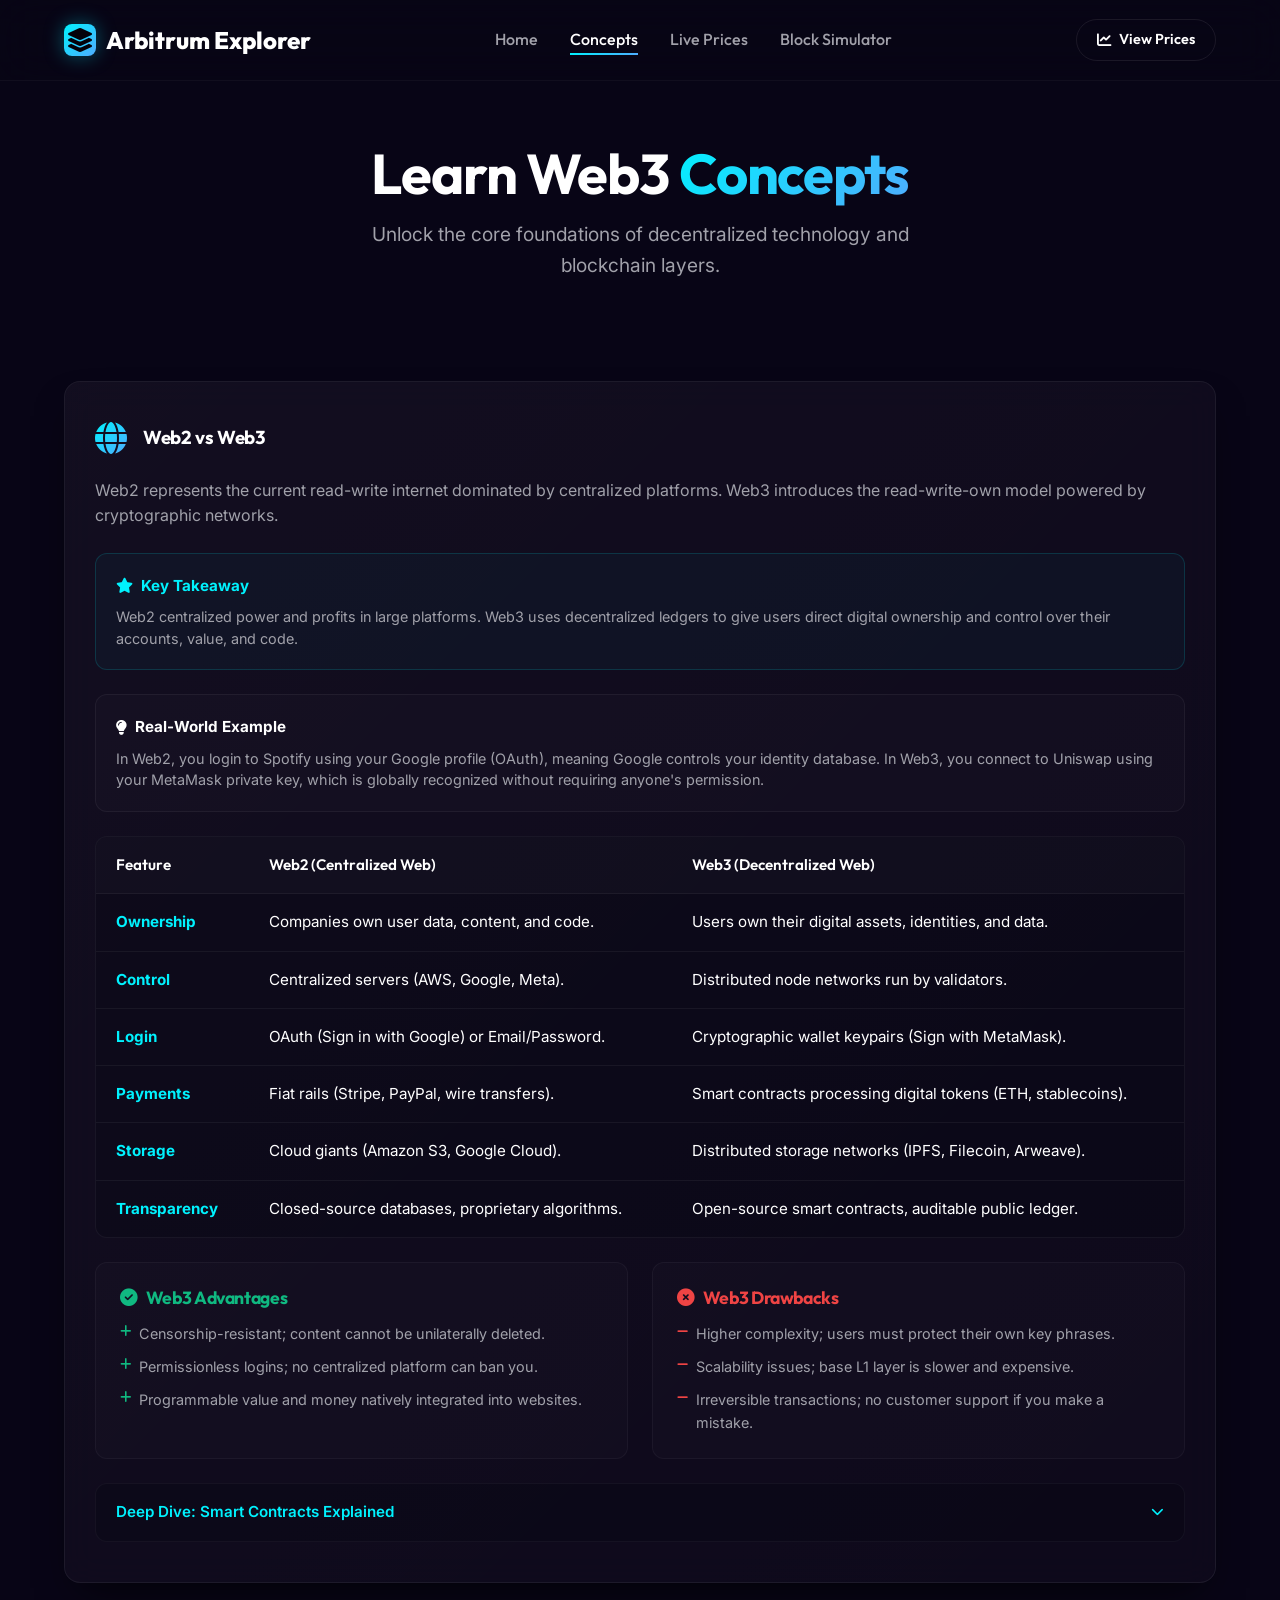
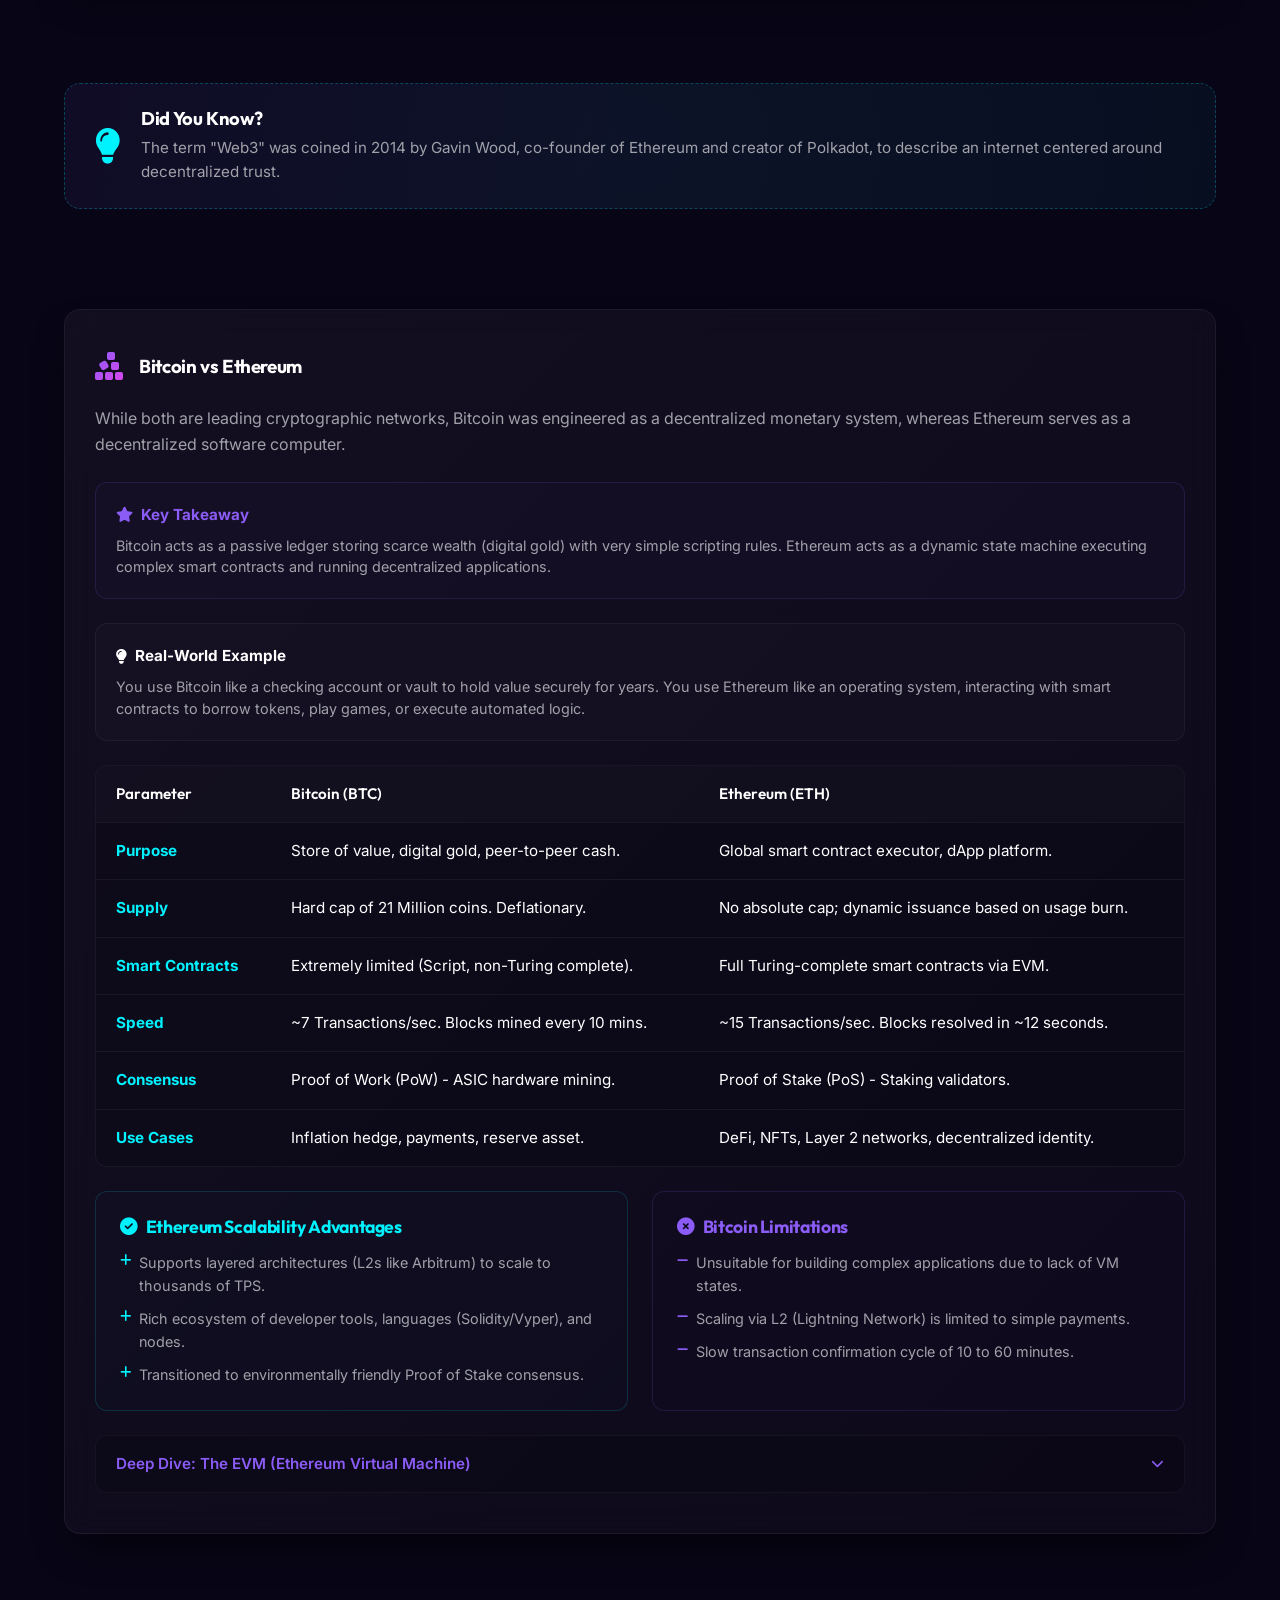
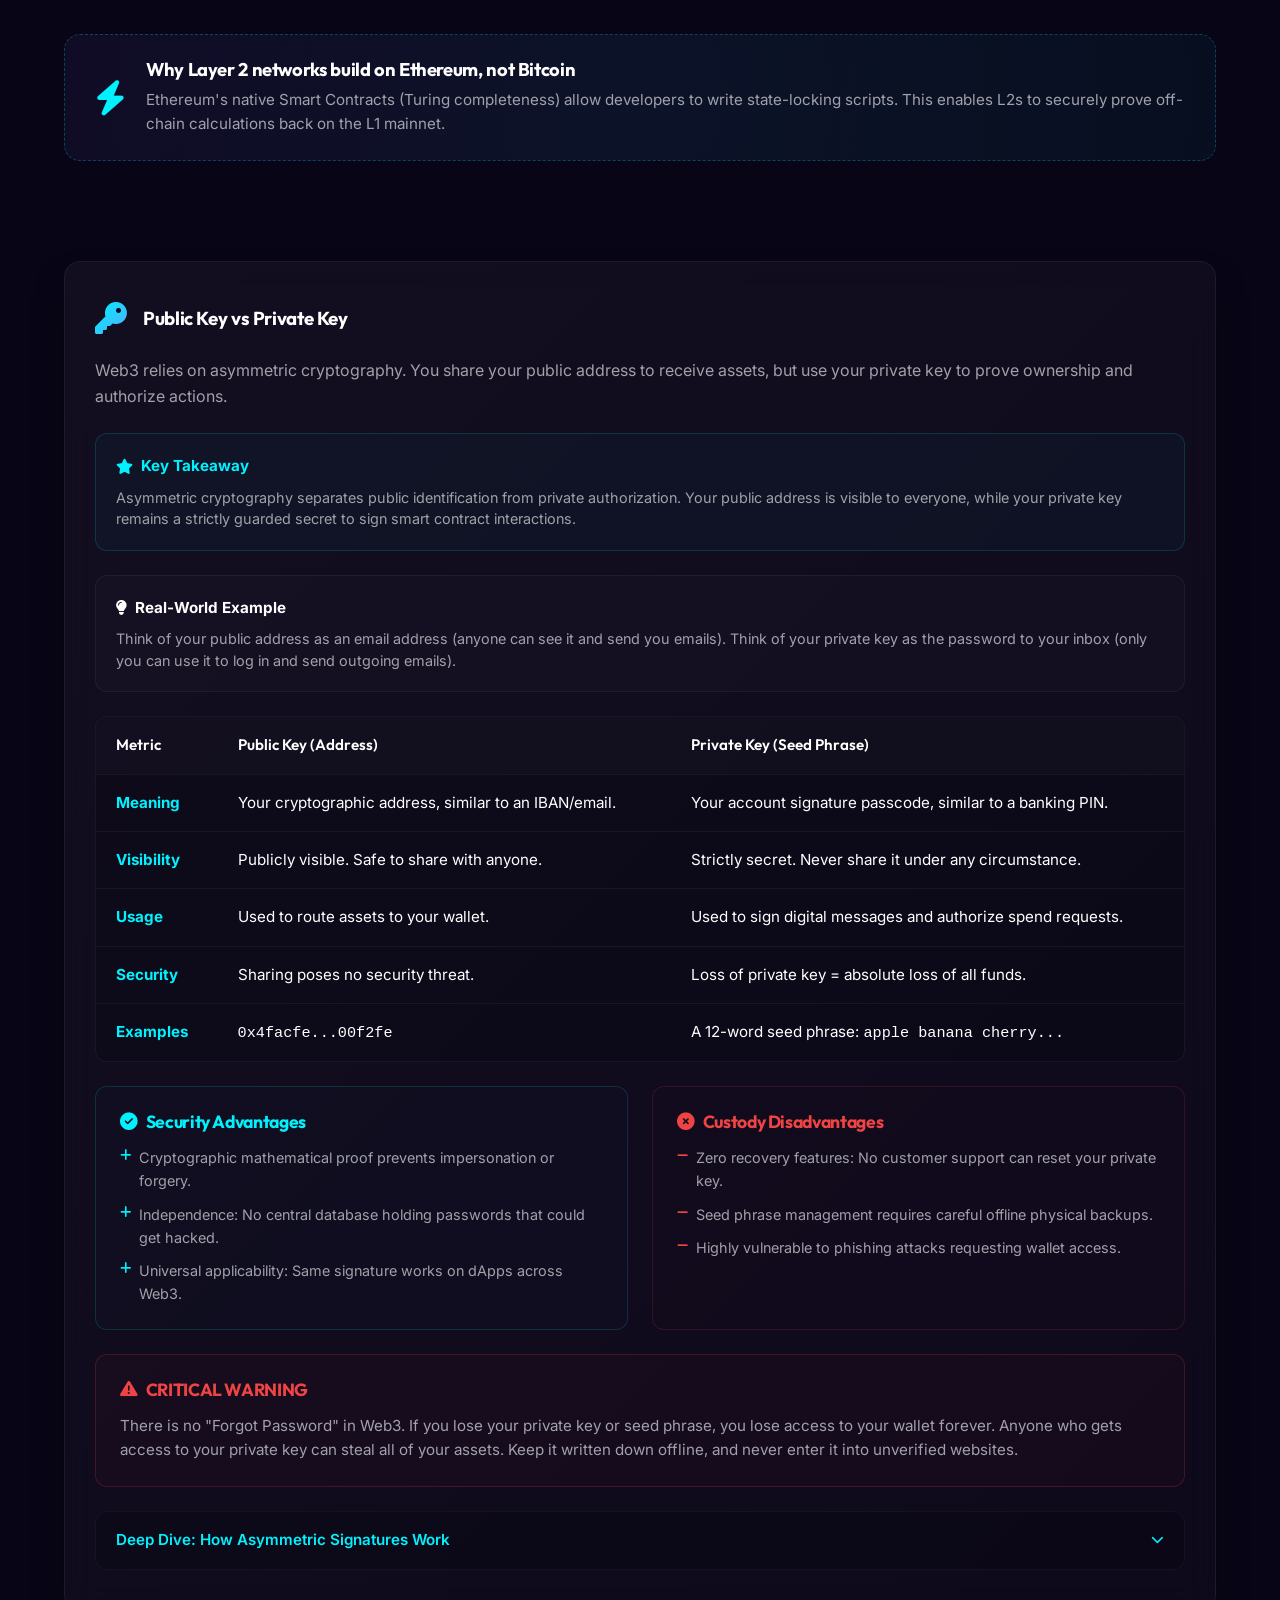
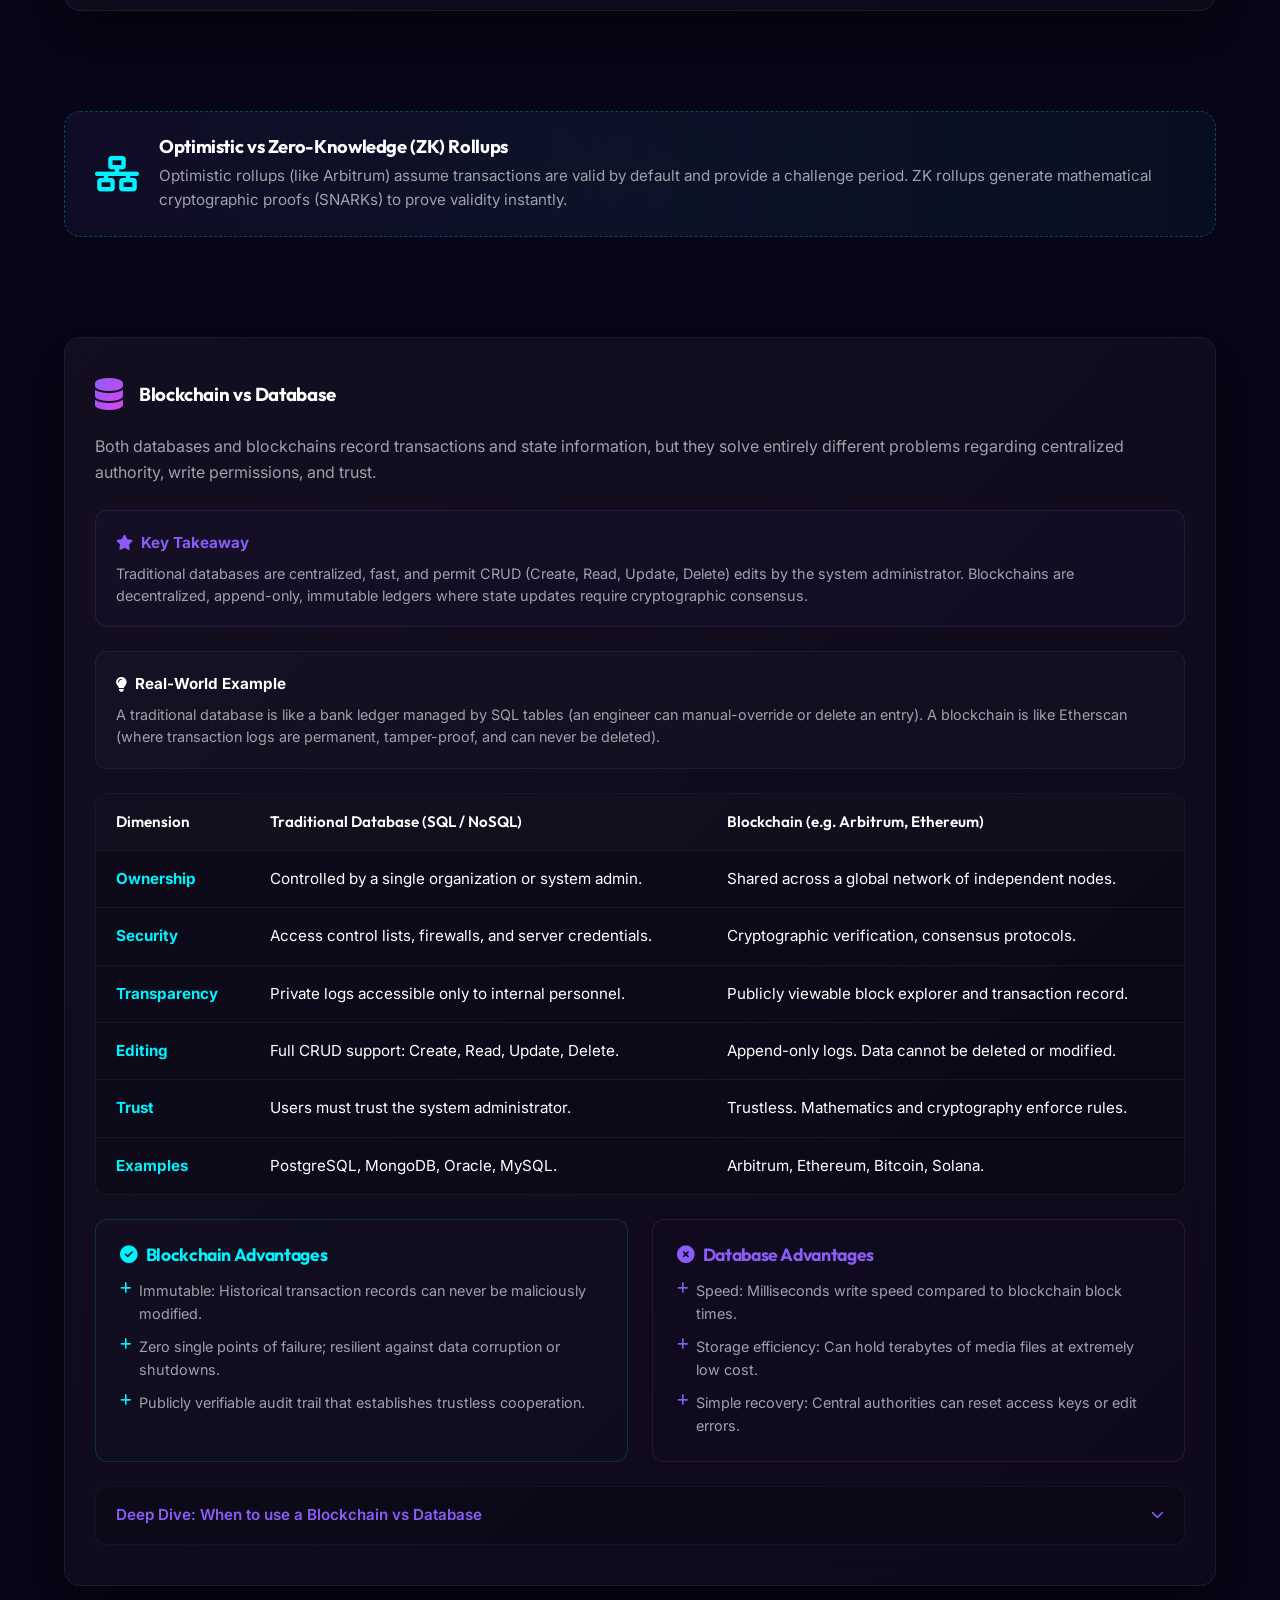
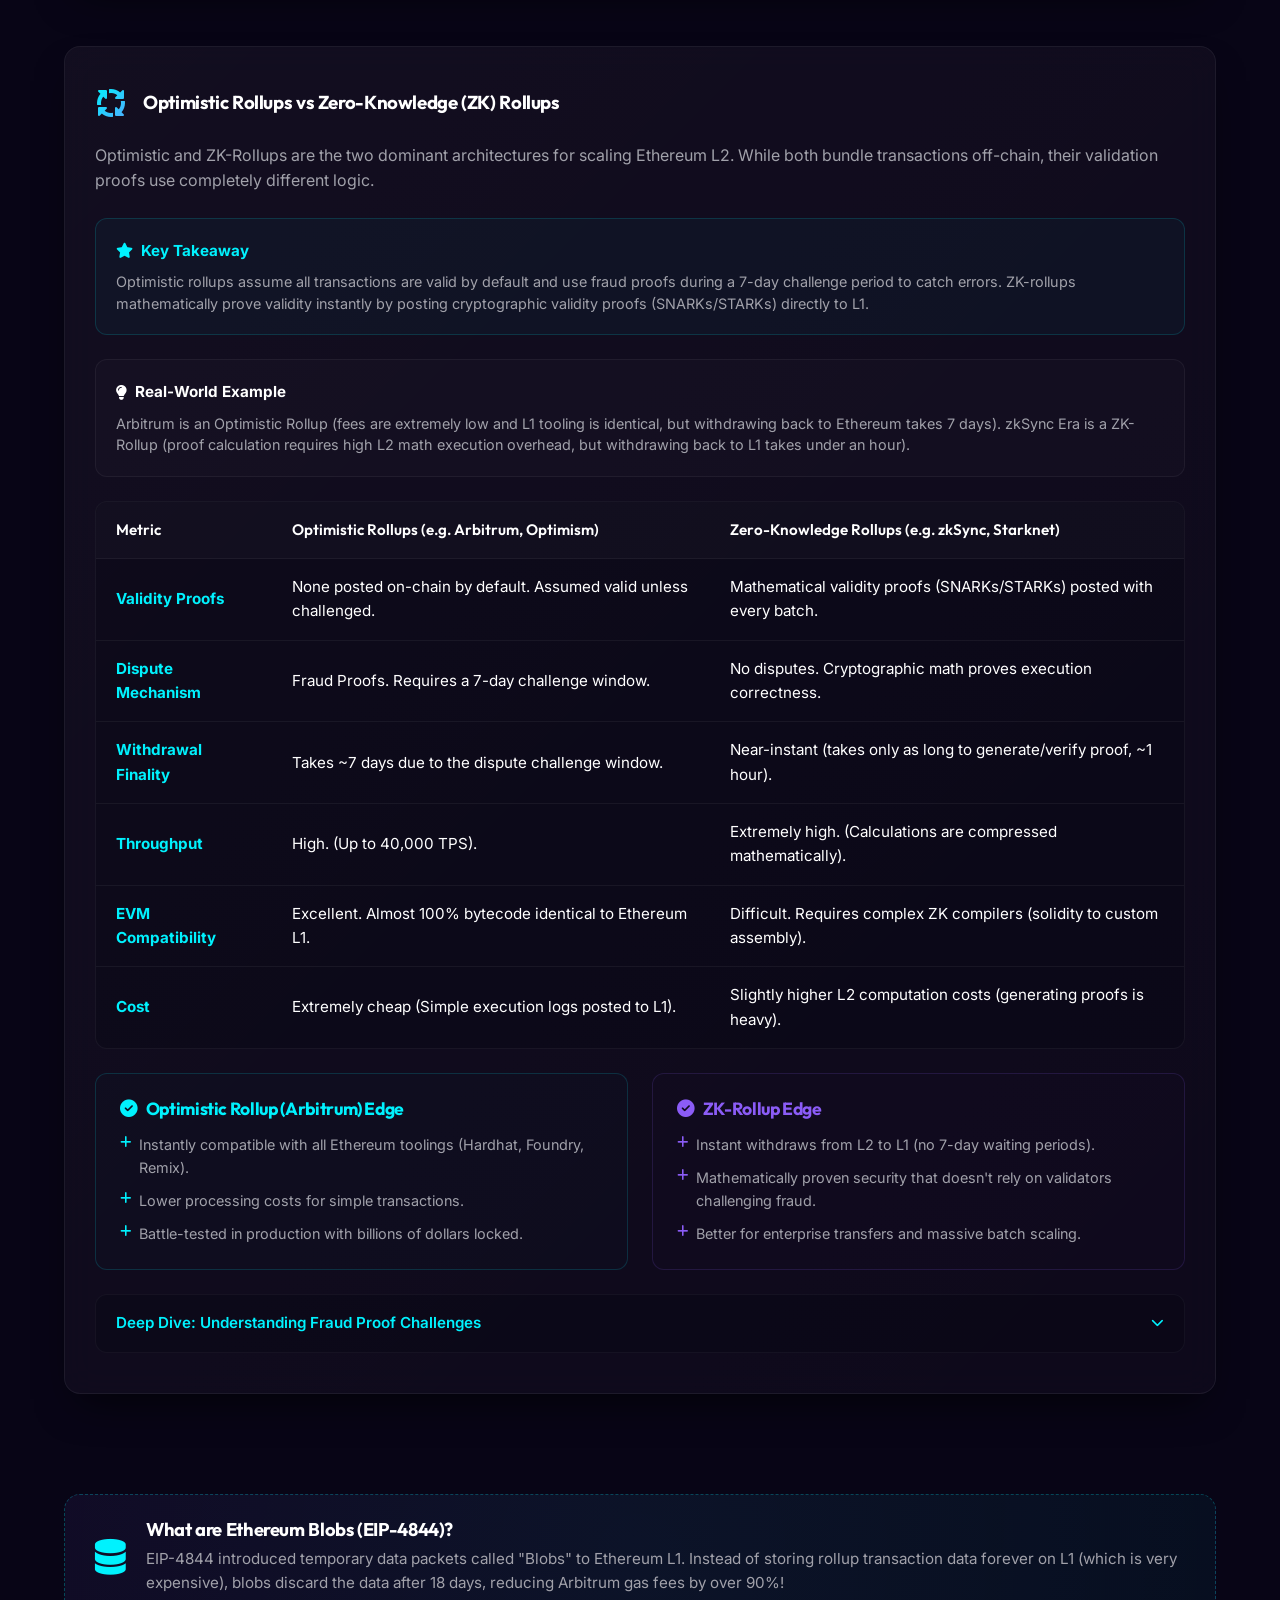
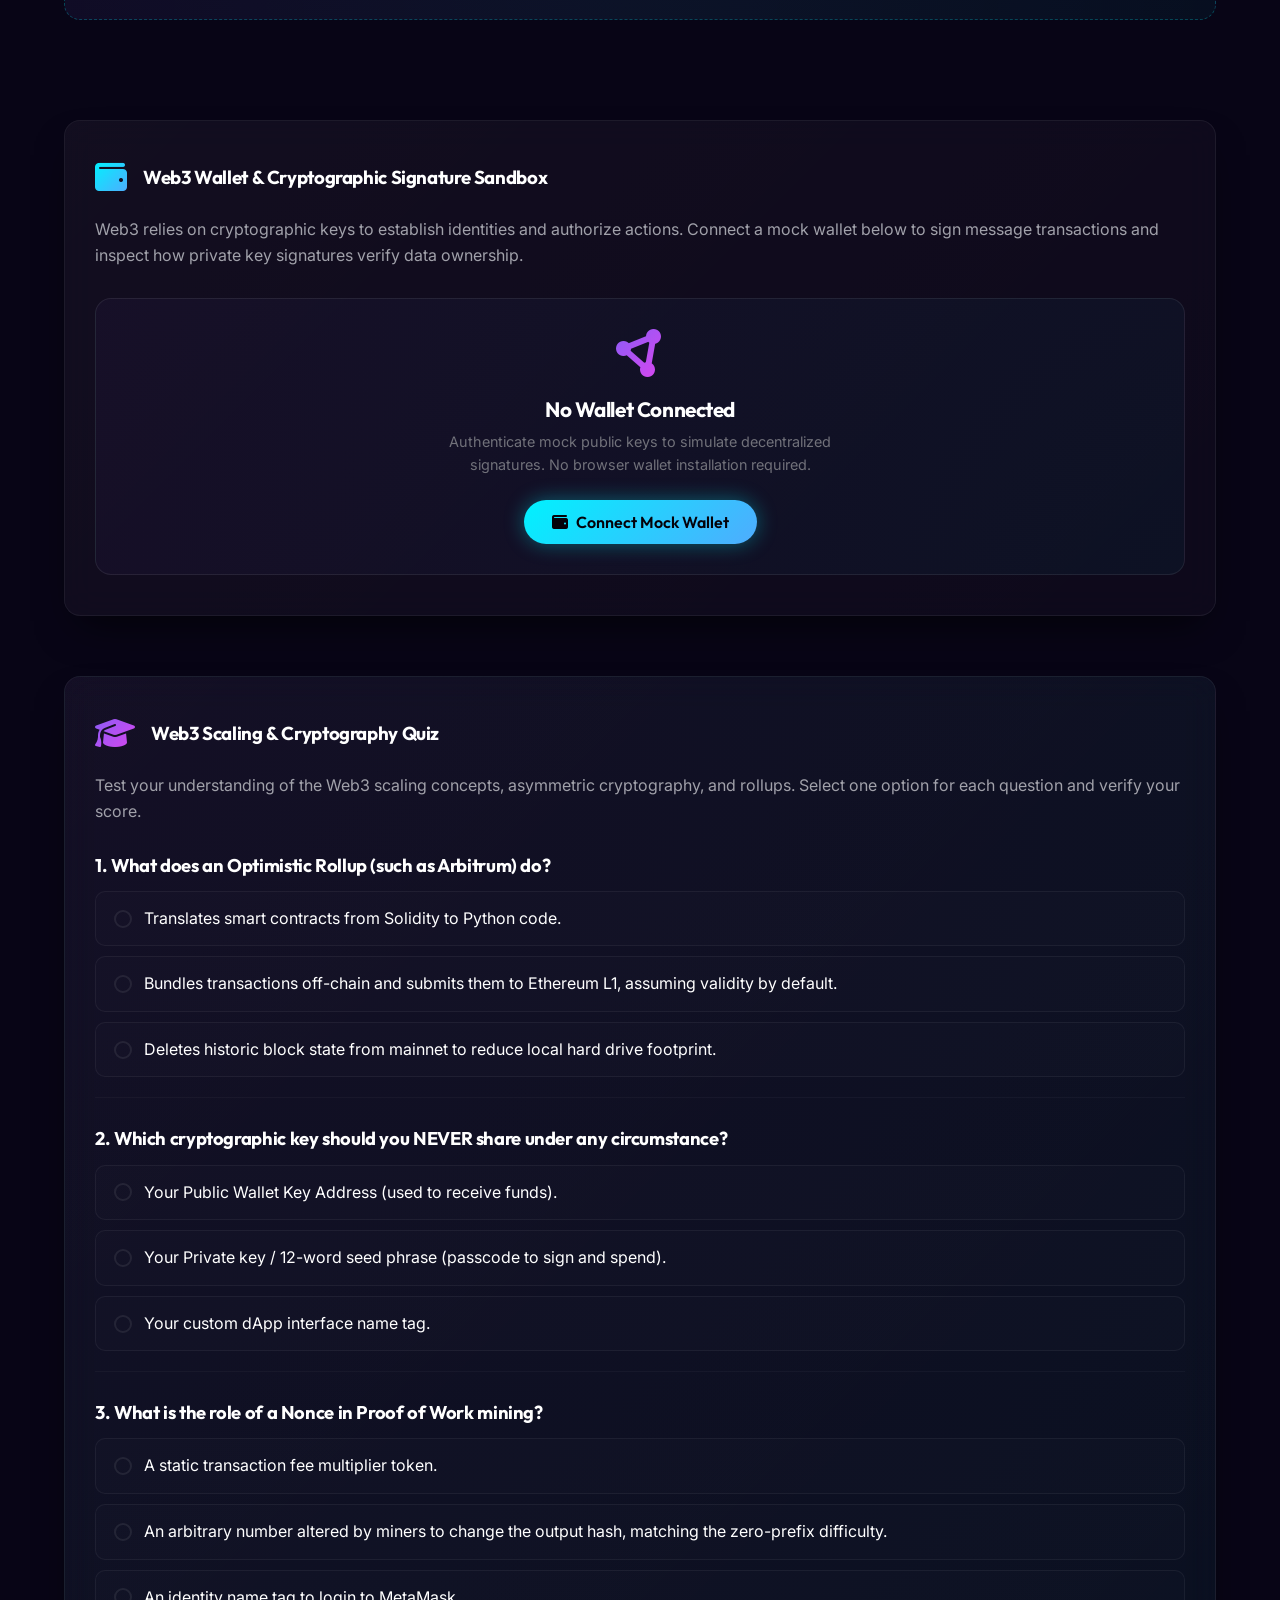
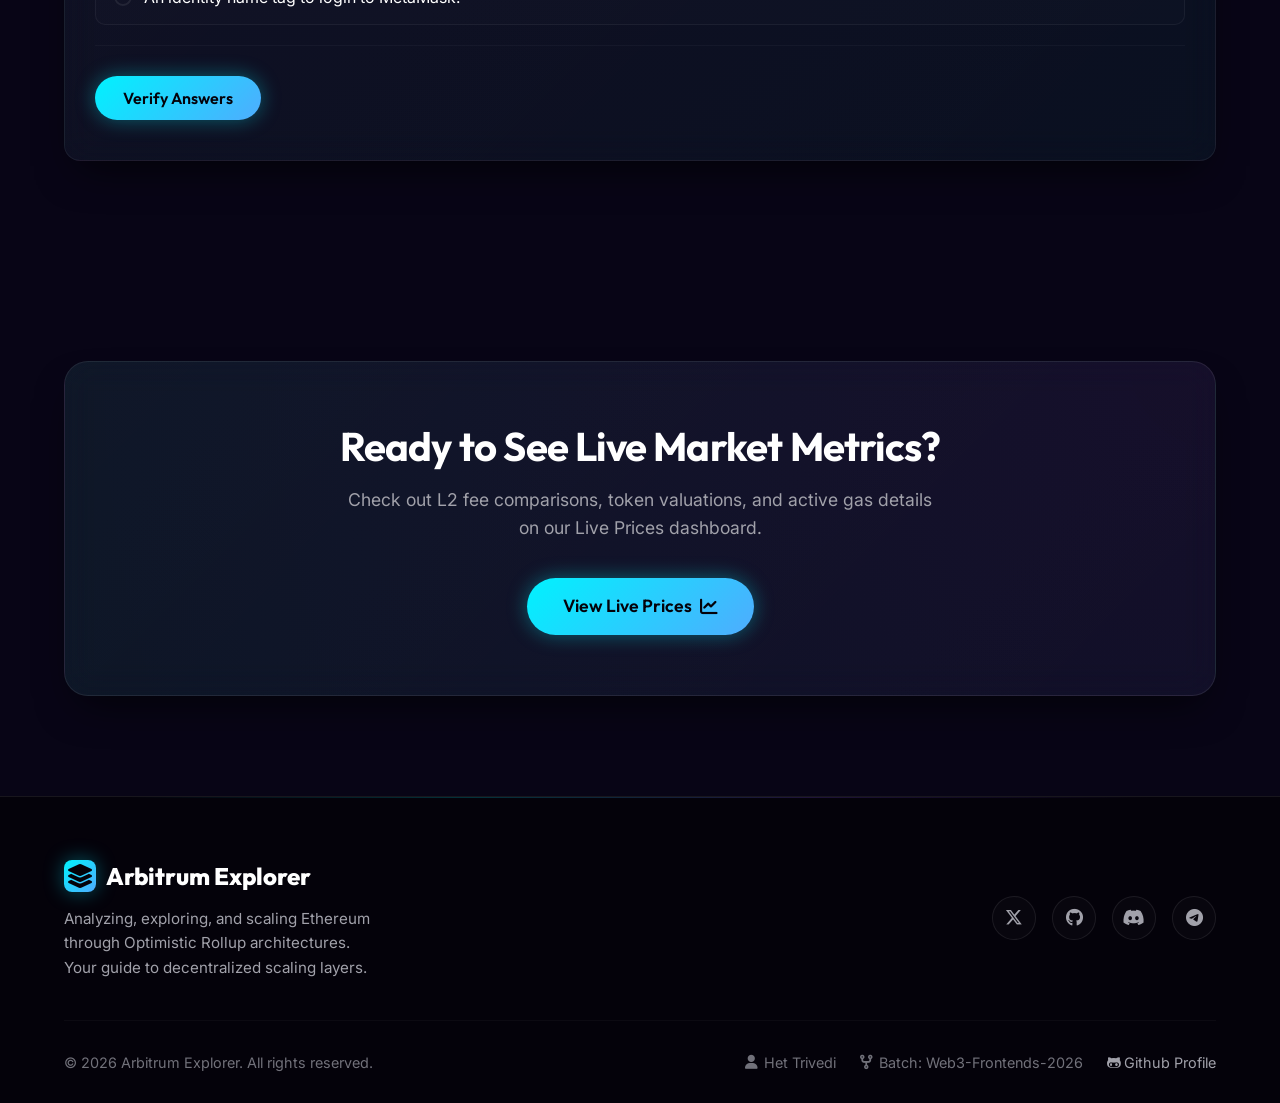
<file: concepts.html>
<!DOCTYPE html>
<html lang="en">
<head>
  <meta charset="UTF-8">
  <meta name="viewport" content="width=device-width, initial-scale=1.0">
  <title>Arbitrum Explorer | Learn Web3 Concepts</title>
  <meta name="description" content="Deep dive into core Web3 foundations. Compare Web2 vs Web3, Bitcoin vs Ethereum, Public vs Private Keys, and Blockchains vs Databases.">
  
  <!-- CSS -->
  <link rel="stylesheet" href="css/style.css">
  <link rel="stylesheet" href="css/responsive.css">
  
  <!-- FontAwesome Icons -->
  <link rel="stylesheet" href="https://cdnjs.cloudflare.com/ajax/libs/font-awesome/6.4.0/css/all.min.css">
  
  <style>
    /* Concept Specific Inline Styling to keep code organized */
    .concepts-container {
      display: flex;
      flex-direction: column;
      gap: 60px;
      margin-top: 40px;
    }

    .concept-section {
      position: relative;
    }

    .concept-title-bar {
      display: flex;
      align-items: center;
      gap: 16px;
      margin-bottom: 24px;
    }

    .concept-title-bar i {
      font-size: 2rem;
    }

    .table-wrapper {
      width: 100%;
      overflow-x: auto;
      border-radius: 12px;
      border: 1px solid rgba(255, 255, 255, 0.05);
      margin-bottom: 24px;
      background: rgba(4, 2, 10, 0.2);
    }

    .concept-table {
      width: 100%;
      border-collapse: collapse;
      text-align: left;
      font-size: 0.95rem;
      min-width: 600px;
    }

    .concept-table th, .concept-table td {
      padding: 16px 20px;
      border-bottom: 1px solid rgba(255, 255, 255, 0.05);
    }

    .concept-table th {
      background: rgba(255, 255, 255, 0.02);
      font-family: var(--font-title);
      font-weight: 600;
      color: var(--text-primary);
    }

    .concept-table tr:last-child td {
      border-bottom: none;
    }

    .concept-table td strong {
      color: var(--accent-cyan);
    }

    .pros-cons-grid {
      display: grid;
      grid-template-columns: 1fr 1fr;
      gap: 24px;
      margin-top: 20px;
    }

    .pros-box, .cons-box {
      padding: 24px;
      border-radius: 12px;
      background: rgba(255, 255, 255, 0.015);
      border: 1px solid rgba(255, 255, 255, 0.04);
    }

    .pros-box h5, .cons-box h5 {
      font-size: 1.1rem;
      margin-bottom: 14px;
      display: flex;
      align-items: center;
      gap: 8px;
    }

    .pros-box h5 { color: #10b981; }
    .cons-box h5 { color: #ef4444; }

    .bullet-list {
      list-style: none;
      display: flex;
      flex-direction: column;
      gap: 10px;
      font-size: 0.9rem;
      color: var(--text-secondary);
    }

    .bullet-list li {
      display: flex;
      gap: 8px;
      align-items: flex-start;
    }

    .bullet-list li i {
      margin-top: 4px;
      font-size: 0.8rem;
    }

    /* Did You Know? Styles */
    .dyk-card {
      background: radial-gradient(circle at top left, rgba(139, 92, 246, 0.07), rgba(0, 242, 254, 0.04));
      border: 1px dashed rgba(0, 242, 254, 0.25);
      border-radius: 16px;
      padding: 24px 30px;
      display: flex;
      align-items: center;
      gap: 20px;
      margin: 40px 0;
      position: relative;
      overflow: hidden;
    }

    .dyk-card::before {
      content: '';
      position: absolute;
      top: -50%;
      left: -50%;
      width: 200%;
      height: 200%;
      background: radial-gradient(circle, rgba(0, 242, 254, 0.03) 0%, transparent 60%);
      pointer-events: none;
      z-index: 0;
    }

    .dyk-icon {
      font-size: 2.2rem;
      color: var(--accent-cyan);
      flex-shrink: 0;
      animation: bulb-pulse 2s infinite alternate;
      z-index: 1;
    }

    .dyk-content {
      z-index: 1;
    }

    .dyk-content h4 {
      font-size: 1.15rem;
      margin-bottom: 6px;
      color: var(--text-primary);
    }

    .dyk-content p {
      color: var(--text-secondary);
      font-size: 0.95rem;
      margin: 0;
    }

    @keyframes bulb-pulse {
      0% { text-shadow: 0 0 5px rgba(0,242,254,0.1); transform: scale(1); }
      100% { text-shadow: 0 0 15px rgba(0,242,254,0.5); transform: scale(1.05); }
    }

    @media (max-width: 768px) {
      .pros-cons-grid {
        grid-template-columns: 1fr;
      }
      .dyk-card {
        flex-direction: column;
        text-align: center;
        padding: 24px;
      }
    }

    /* Wallet Sandbox styles */
    .wallet-sandbox {
      background: radial-gradient(circle at bottom right, rgba(0, 242, 254, 0.04), rgba(139, 92, 246, 0.04));
      border: 1px solid rgba(255, 255, 255, 0.08);
      border-radius: 16px;
      padding: 30px;
      margin-top: 30px;
    }

    .wallet-connected-panel {
      display: none;
      margin-top: 24px;
      padding-top: 24px;
      border-top: 1px solid rgba(255, 255, 255, 0.05);
      animation: fadeIn 0.4s ease;
    }

    .wallet-meta-row {
      display: grid;
      grid-template-columns: repeat(auto-fit, minmax(200px, 1fr));
      gap: 20px;
      margin-bottom: 24px;
    }

    .wallet-meta-item {
      background: rgba(255, 255, 255, 0.01);
      border: 1px solid rgba(255, 255, 255, 0.04);
      padding: 16px;
      border-radius: 10px;
    }

    .wallet-meta-item label {
      display: block;
      font-size: 0.8rem;
      color: var(--text-muted);
      margin-bottom: 4px;
      text-transform: uppercase;
      letter-spacing: 0.5px;
    }

    .wallet-meta-item span {
      font-family: var(--font-title);
      font-size: 1.15rem;
      font-weight: 700;
    }

    .signature-sandbox-area {
      display: flex;
      flex-direction: column;
      gap: 12px;
    }

    .signature-output-box {
      display: none;
      background: rgba(16, 185, 129, 0.04);
      border: 1px solid rgba(16, 185, 129, 0.15);
      padding: 16px;
      border-radius: 10px;
      margin-top: 16px;
      animation: slideUp 0.4s ease;
    }

    /* Quiz styles */
    .quiz-card {
      background: radial-gradient(circle at top left, rgba(139, 92, 246, 0.04), rgba(0, 242, 254, 0.04));
      padding: 40px 30px;
      border-radius: 16px;
      border: 1px solid var(--border-color);
    }

    .quiz-question {
      margin-bottom: 30px;
      border-bottom: 1px solid rgba(255, 255, 255, 0.03);
      padding-bottom: 20px;
    }

    .quiz-question h4 {
      font-size: 1.15rem;
      margin-bottom: 14px;
    }

    .quiz-options {
      display: flex;
      flex-direction: column;
      gap: 10px;
    }

    .quiz-option {
      background: rgba(255, 255, 255, 0.01);
      border: 1px solid rgba(255, 255, 255, 0.05);
      border-radius: 10px;
      padding: 14px 18px;
      cursor: pointer;
      transition: all 0.3s ease;
      display: flex;
      align-items: center;
      gap: 12px;
    }

    .quiz-option:hover {
      background: rgba(255, 255, 255, 0.02);
      border-color: rgba(0, 242, 254, 0.25);
    }

    .quiz-option.selected {
      background: rgba(0, 242, 254, 0.05);
      border-color: var(--accent-cyan);
      box-shadow: 0 0 15px rgba(0, 242, 254, 0.1);
    }

    .quiz-option.correct {
      background: rgba(16, 185, 129, 0.1) !important;
      border-color: #10b981 !important;
    }

    .quiz-option.incorrect {
      background: rgba(239, 68, 68, 0.1) !important;
      border-color: #ef4444 !important;
    }

    .option-dot {
      width: 18px;
      height: 18px;
      border-radius: 50%;
      border: 2px solid var(--border-color);
      display: inline-block;
      flex-shrink: 0;
      transition: all 0.2s ease;
    }

    .quiz-option.selected .option-dot {
      border-color: var(--accent-cyan);
      background: var(--accent-cyan);
      box-shadow: var(--glow-cyan);
    }

    .quiz-option.correct .option-dot {
      border-color: #10b981;
      background: #10b981;
    }

    .quiz-option.incorrect .option-dot {
      border-color: #ef4444;
      background: #ef4444;
    }

    .quiz-explanation {
      margin-top: 10px;
      font-size: 0.95rem;
      color: #10b981;
      display: none;
    }

    .quiz-explanation.show {
      display: block;
    }

    .quiz-results-panel {
      display: none;
      padding: 24px;
      border-radius: 12px;
      text-align: center;
      margin-top: 30px;
      animation: fadeIn 0.4s ease;
    }

    @keyframes fadeIn {
      from { opacity: 0; }
      to { opacity: 1; }
    }

    @keyframes slideUp {
      from { opacity: 0; transform: translateY(10px); }
      to { opacity: 1; transform: translateY(0); }
    }
  </style>
</head>
<body>

  <!-- BACKGROUND CANVAS & GLOWS -->
  <canvas id="bg-canvas"></canvas>
  <div class="grid-overlay"></div>
  <div class="blur-glow-1"></div>
  <div class="blur-glow-2"></div>

  <!-- STICKY NAVBAR -->
  <nav class="navbar" id="navbar">
    <div class="navbar-container">
      <a href="index.html" class="logo">
        <div class="logo-icon">
          <i class="fa-solid fa-layer-group"></i>
        </div>
        Arbitrum Explorer
      </a>
      
      <ul class="nav-menu">
        <li><a href="index.html" class="nav-link">Home</a></li>
        <li><a href="concepts.html" class="nav-link">Concepts</a></li>
        <li><a href="prices.html" class="nav-link">Live Prices</a></li>
        <li><a href="simulator.html" class="nav-link">Block Simulator</a></li>
      </ul>

      <div class="nav-actions">
        <a href="prices.html" class="btn btn-outline" style="padding: 8px 20px; font-size: 0.9rem;">
          <i class="fa-solid fa-chart-line"></i> View Prices
        </a>
      </div>

      <button class="hamburger" aria-label="Toggle Menu">
        <span></span>
        <span></span>
        <span></span>
      </button>
    </div>
  </nav>

  <!-- PAGE HEADER -->
  <section class="section-padding" style="padding-top: 140px; padding-bottom: 20px;">
    <div class="section-header reveal" style="margin-bottom: 20px;">
      <h1 style="font-size: 3.5rem; margin-bottom: 12px;">Learn Web3 <span class="text-gradient">Concepts</span></h1>
      <p style="font-size: 1.2rem; color: var(--text-secondary);">Unlock the core foundations of decentralized technology and blockchain layers.</p>
    </div>
  </section>

  <!-- CONCEPTS SECTIONS -->
  <main class="section-padding" style="padding-top: 20px;">
    <div class="concepts-container">

      <!-- CONCEPT 1: WEB2 VS WEB3 -->
      <section class="concept-section reveal" id="web2-web3">
        <div class="glass-card spotlight-hover" style="padding: 40px 30px;">
          
          <div class="concept-title-bar">
            <i class="fa-solid fa-globe text-gradient"></i>
            <h3>Web2 vs Web3</h3>
          </div>
          
          <p style="color: var(--text-secondary); margin-bottom: 24px; font-size: 1rem;">
            Web2 represents the current read-write internet dominated by centralized platforms. Web3 introduces the read-write-own model powered by cryptographic networks.
          </p>

          <!-- Key Takeaway -->
          <div style="background: rgba(0, 242, 254, 0.03); border: 1px solid rgba(0, 242, 254, 0.15); border-radius: 12px; padding: 20px; margin-bottom: 24px;">
            <strong style="color: var(--accent-cyan); display: flex; align-items: center; gap: 8px; font-size: 0.95rem; margin-bottom: 8px;">
              <i class="fa-solid fa-star"></i> Key Takeaway
            </strong>
            <p style="color: var(--text-secondary); font-size: 0.9rem; margin: 0; line-height: 1.5;">
              Web2 centralized power and profits in large platforms. Web3 uses decentralized ledgers to give users direct digital ownership and control over their accounts, value, and code.
            </p>
          </div>

          <!-- Real World Example -->
          <div style="background: rgba(255, 255, 255, 0.015); border: 1px solid rgba(255, 255, 255, 0.05); border-radius: 12px; padding: 20px; margin-bottom: 24px;">
            <strong style="color: var(--text-primary); display: flex; align-items: center; gap: 8px; font-size: 0.95rem; margin-bottom: 8px;">
              <i class="fa-solid fa-lightbulb"></i> Real-World Example
            </strong>
            <p style="color: var(--text-secondary); font-size: 0.9rem; margin: 0; line-height: 1.5;">
              In Web2, you login to Spotify using your Google profile (OAuth), meaning Google controls your identity database. In Web3, you connect to Uniswap using your MetaMask private key, which is globally recognized without requiring anyone's permission.
            </p>
          </div>

          <!-- Glass Table -->
          <div class="table-wrapper">
            <table class="concept-table">
              <thead>
                <tr>
                  <th>Feature</th>
                  <th>Web2 (Centralized Web)</th>
                  <th>Web3 (Decentralized Web)</th>
                </tr>
              </thead>
              <tbody>
                <tr>
                  <td><strong>Ownership</strong></td>
                  <td>Companies own user data, content, and code.</td>
                  <td>Users own their digital assets, identities, and data.</td>
                </tr>
                <tr>
                  <td><strong>Control</strong></td>
                  <td>Centralized servers (AWS, Google, Meta).</td>
                  <td>Distributed node networks run by validators.</td>
                </tr>
                <tr>
                  <td><strong>Login</strong></td>
                  <td>OAuth (Sign in with Google) or Email/Password.</td>
                  <td>Cryptographic wallet keypairs (Sign with MetaMask).</td>
                </tr>
                <tr>
                  <td><strong>Payments</strong></td>
                  <td>Fiat rails (Stripe, PayPal, wire transfers).</td>
                  <td>Smart contracts processing digital tokens (ETH, stablecoins).</td>
                </tr>
                <tr>
                  <td><strong>Storage</strong></td>
                  <td>Cloud giants (Amazon S3, Google Cloud).</td>
                  <td>Distributed storage networks (IPFS, Filecoin, Arweave).</td>
                </tr>
                <tr>
                  <td><strong>Transparency</strong></td>
                  <td>Closed-source databases, proprietary algorithms.</td>
                  <td>Open-source smart contracts, auditable public ledger.</td>
                </tr>
              </tbody>
            </table>
          </div>

          <!-- Pros and Cons -->
          <div class="pros-cons-grid">
            <div class="pros-box">
              <h5><i class="fa-solid fa-circle-check"></i> Web3 Advantages</h5>
              <ul class="bullet-list">
                <li><i class="fa-solid fa-plus" style="color:#10b981;"></i> Censorship-resistant; content cannot be unilaterally deleted.</li>
                <li><i class="fa-solid fa-plus" style="color:#10b981;"></i> Permissionless logins; no centralized platform can ban you.</li>
                <li><i class="fa-solid fa-plus" style="color:#10b981;"></i> Programmable value and money natively integrated into websites.</li>
              </ul>
            </div>
            <div class="cons-box">
              <h5><i class="fa-solid fa-circle-xmark"></i> Web3 Drawbacks</h5>
              <ul class="bullet-list">
                <li><i class="fa-solid fa-minus" style="color:#ef4444;"></i> Higher complexity; users must protect their own key phrases.</li>
                <li><i class="fa-solid fa-minus" style="color:#ef4444;"></i> Scalability issues; base L1 layer is slower and expensive.</li>
                <li><i class="fa-solid fa-minus" style="color:#ef4444;"></i> Irreversible transactions; no customer support if you make a mistake.</li>
              </ul>
            </div>
          </div>

          <!-- Expandable Deep Dive -->
          <details style="background: rgba(4, 2, 10, 0.2); border: 1px solid rgba(255, 255, 255, 0.04); border-radius: 12px; padding: 16px 20px; cursor: pointer; margin-top: 24px;">
            <summary style="font-weight: 600; color: var(--accent-cyan); font-size: 0.95rem; outline: none; list-style-type: none; display: flex; justify-content: space-between; align-items: center;">
              <span>Deep Dive: Smart Contracts Explained</span>
              <i class="fa-solid fa-chevron-down" style="font-size: 0.8rem; transition: transform 0.3s;"></i>
            </summary>
            <div style="margin-top: 14px; font-size: 0.9rem; color: var(--text-secondary); line-height: 1.6; cursor: default;">
              Smart contracts are self-executing agreements with the terms of the agreement directly written into lines of code. They run on decentralized blockchain networks like Ethereum and Arbitrum. Once deployed, they are immutable and run exactly as written, without requiring any middleman, escrow, or centralized authority. They form the foundation of decentralized finance (DeFi), automated market makers, and NFTs.
            </div>
          </details>

        </div>
      </section>

      <!-- DID YOU KNOW CARD 1 -->
      <div class="dyk-card reveal">
        <div class="dyk-icon">
          <i class="fa-solid fa-lightbulb"></i>
        </div>
        <div class="dyk-content">
          <h4>Did You Know?</h4>
          <p>The term "Web3" was coined in 2014 by Gavin Wood, co-founder of Ethereum and creator of Polkadot, to describe an internet centered around decentralized trust.</p>
        </div>
      </div>

      <!-- CONCEPT 2: BITCOIN VS ETHEREUM -->
      <section class="concept-section reveal" id="btc-eth">
        <div class="glass-card spotlight-hover" style="padding: 40px 30px;">
          
          <div class="concept-title-bar">
            <i class="fa-solid fa-cubes-stacked text-gradient-purple"></i>
            <h3>Bitcoin vs Ethereum</h3>
          </div>
          
          <p style="color: var(--text-secondary); margin-bottom: 24px; font-size: 1rem;">
            While both are leading cryptographic networks, Bitcoin was engineered as a decentralized monetary system, whereas Ethereum serves as a decentralized software computer.
          </p>

          <!-- Key Takeaway -->
          <div style="background: rgba(139, 92, 246, 0.03); border: 1px solid rgba(139, 92, 246, 0.15); border-radius: 12px; padding: 20px; margin-bottom: 24px;">
            <strong style="color: var(--accent-purple); display: flex; align-items: center; gap: 8px; font-size: 0.95rem; margin-bottom: 8px;">
              <i class="fa-solid fa-star"></i> Key Takeaway
            </strong>
            <p style="color: var(--text-secondary); font-size: 0.9rem; margin: 0; line-height: 1.5;">
              Bitcoin acts as a passive ledger storing scarce wealth (digital gold) with very simple scripting rules. Ethereum acts as a dynamic state machine executing complex smart contracts and running decentralized applications.
            </p>
          </div>

          <!-- Real World Example -->
          <div style="background: rgba(255, 255, 255, 0.015); border: 1px solid rgba(255, 255, 255, 0.05); border-radius: 12px; padding: 20px; margin-bottom: 24px;">
            <strong style="color: var(--text-primary); display: flex; align-items: center; gap: 8px; font-size: 0.95rem; margin-bottom: 8px;">
              <i class="fa-solid fa-lightbulb"></i> Real-World Example
            </strong>
            <p style="color: var(--text-secondary); font-size: 0.9rem; margin: 0; line-height: 1.5;">
              You use Bitcoin like a checking account or vault to hold value securely for years. You use Ethereum like an operating system, interacting with smart contracts to borrow tokens, play games, or execute automated logic.
            </p>
          </div>

          <!-- Table -->
          <div class="table-wrapper">
            <table class="concept-table">
              <thead>
                <tr>
                  <th>Parameter</th>
                  <th>Bitcoin (BTC)</th>
                  <th>Ethereum (ETH)</th>
                </tr>
              </thead>
              <tbody>
                <tr>
                  <td><strong>Purpose</strong></td>
                  <td>Store of value, digital gold, peer-to-peer cash.</td>
                  <td>Global smart contract executor, dApp platform.</td>
                </tr>
                <tr>
                  <td><strong>Supply</strong></td>
                  <td>Hard cap of 21 Million coins. Deflationary.</td>
                  <td>No absolute cap; dynamic issuance based on usage burn.</td>
                </tr>
                <tr>
                  <td><strong>Smart Contracts</strong></td>
                  <td>Extremely limited (Script, non-Turing complete).</td>
                  <td>Full Turing-complete smart contracts via EVM.</td>
                </tr>
                <tr>
                  <td><strong>Speed</strong></td>
                  <td>~7 Transactions/sec. Blocks mined every 10 mins.</td>
                  <td>~15 Transactions/sec. Blocks resolved in ~12 seconds.</td>
                </tr>
                <tr>
                  <td><strong>Consensus</strong></td>
                  <td>Proof of Work (PoW) - ASIC hardware mining.</td>
                  <td>Proof of Stake (PoS) - Staking validators.</td>
                </tr>
                <tr>
                  <td><strong>Use Cases</strong></td>
                  <td>Inflation hedge, payments, reserve asset.</td>
                  <td>DeFi, NFTs, Layer 2 networks, decentralized identity.</td>
                </tr>
              </tbody>
            </table>
          </div>

          <!-- Pros/Cons Grid -->
          <div class="pros-cons-grid">
            <div class="pros-box" style="background: rgba(0, 242, 254, 0.01); border-color: rgba(0, 242, 254, 0.15);">
              <h5 style="color: var(--accent-cyan);"><i class="fa-solid fa-circle-check"></i> Ethereum Scalability Advantages</h5>
              <ul class="bullet-list">
                <li><i class="fa-solid fa-plus" style="color:var(--accent-cyan);"></i> Supports layered architectures (L2s like Arbitrum) to scale to thousands of TPS.</li>
                <li><i class="fa-solid fa-plus" style="color:var(--accent-cyan);"></i> Rich ecosystem of developer tools, languages (Solidity/Vyper), and nodes.</li>
                <li><i class="fa-solid fa-plus" style="color:var(--accent-cyan);"></i> Transitioned to environmentally friendly Proof of Stake consensus.</li>
              </ul>
            </div>
            <div class="cons-box" style="background: rgba(139, 92, 246, 0.01); border-color: rgba(139, 92, 246, 0.15);">
              <h5 style="color: var(--accent-purple);"><i class="fa-solid fa-circle-xmark"></i> Bitcoin Limitations</h5>
              <ul class="bullet-list">
                <li><i class="fa-solid fa-minus" style="color:var(--accent-purple);"></i> Unsuitable for building complex applications due to lack of VM states.</li>
                <li><i class="fa-solid fa-minus" style="color:var(--accent-purple);"></i> Scaling via L2 (Lightning Network) is limited to simple payments.</li>
                <li><i class="fa-solid fa-minus" style="color:var(--accent-purple);"></i> Slow transaction confirmation cycle of 10 to 60 minutes.</li>
              </ul>
            </div>
          </div>

          <!-- Expandable Deep Dive -->
          <details style="background: rgba(4, 2, 10, 0.2); border: 1px solid rgba(255, 255, 255, 0.04); border-radius: 12px; padding: 16px 20px; cursor: pointer; margin-top: 24px;">
            <summary style="font-weight: 600; color: var(--accent-purple); font-size: 0.95rem; outline: none; list-style-type: none; display: flex; justify-content: space-between; align-items: center;">
              <span>Deep Dive: The EVM (Ethereum Virtual Machine)</span>
              <i class="fa-solid fa-chevron-down" style="font-size: 0.8rem; transition: transform 0.3s;"></i>
            </summary>
            <div style="margin-top: 14px; font-size: 0.9rem; color: var(--text-secondary); line-height: 1.6; cursor: default;">
              The Ethereum Virtual Machine (EVM) is a decentralized sandboxed runtime environment that compiles and executes smart contract instructions across all nodes in the network. Every node runs EVM bytecode to keep the ledger's state synchronized. Because all computation is duplicated, EVM gas fees prevent infinity loops by charging "gas" for every operation. Layer 2 networks like Arbitrum run virtual machines (AVM/EVM) off-chain to reduce these execution costs drastically.
            </div>
          </details>

        </div>
      </section>

      <!-- DID YOU KNOW CARD 2 -->
      <div class="dyk-card reveal">
        <div class="dyk-icon">
          <i class="fa-solid fa-bolt"></i>
        </div>
        <div class="dyk-content">
          <h4>Why Layer 2 networks build on Ethereum, not Bitcoin</h4>
          <p>Ethereum's native Smart Contracts (Turing completeness) allow developers to write state-locking scripts. This enables L2s to securely prove off-chain calculations back on the L1 mainnet.</p>
        </div>
      </div>

      <!-- CONCEPT 3: PUBLIC KEY VS PRIVATE KEY -->
      <section class="concept-section reveal" id="keys">
        <div class="glass-card spotlight-hover" style="padding: 40px 30px;">
          
          <div class="concept-title-bar">
            <i class="fa-solid fa-key text-gradient"></i>
            <h3>Public Key vs Private Key</h3>
          </div>
          
          <p style="color: var(--text-secondary); margin-bottom: 24px; font-size: 1rem;">
            Web3 relies on asymmetric cryptography. You share your public address to receive assets, but use your private key to prove ownership and authorize actions.
          </p>

          <!-- Key Takeaway -->
          <div style="background: rgba(0, 242, 254, 0.03); border: 1px solid rgba(0, 242, 254, 0.15); border-radius: 12px; padding: 20px; margin-bottom: 24px;">
            <strong style="color: var(--accent-cyan); display: flex; align-items: center; gap: 8px; font-size: 0.95rem; margin-bottom: 8px;">
              <i class="fa-solid fa-star"></i> Key Takeaway
            </strong>
            <p style="color: var(--text-secondary); font-size: 0.9rem; margin: 0; line-height: 1.5;">
              Asymmetric cryptography separates public identification from private authorization. Your public address is visible to everyone, while your private key remains a strictly guarded secret to sign smart contract interactions.
            </p>
          </div>

          <!-- Real World Example -->
          <div style="background: rgba(255, 255, 255, 0.015); border: 1px solid rgba(255, 255, 255, 0.05); border-radius: 12px; padding: 20px; margin-bottom: 24px;">
            <strong style="color: var(--text-primary); display: flex; align-items: center; gap: 8px; font-size: 0.95rem; margin-bottom: 8px;">
              <i class="fa-solid fa-lightbulb"></i> Real-World Example
            </strong>
            <p style="color: var(--text-secondary); font-size: 0.9rem; margin: 0; line-height: 1.5;">
              Think of your public address as an email address (anyone can see it and send you emails). Think of your private key as the password to your inbox (only you can use it to log in and send outgoing emails).
            </p>
          </div>

          <!-- Table -->
          <div class="table-wrapper">
            <table class="concept-table">
              <thead>
                <tr>
                  <th>Metric</th>
                  <th>Public Key (Address)</th>
                  <th>Private Key (Seed Phrase)</th>
                </tr>
              </thead>
              <tbody>
                <tr>
                  <td><strong>Meaning</strong></td>
                  <td>Your cryptographic address, similar to an IBAN/email.</td>
                  <td>Your account signature passcode, similar to a banking PIN.</td>
                </tr>
                <tr>
                  <td><strong>Visibility</strong></td>
                  <td>Publicly visible. Safe to share with anyone.</td>
                  <td>Strictly secret. Never share it under any circumstance.</td>
                </tr>
                <tr>
                  <td><strong>Usage</strong></td>
                  <td>Used to route assets to your wallet.</td>
                  <td>Used to sign digital messages and authorize spend requests.</td>
                </tr>
                <tr>
                  <td><strong>Security</strong></td>
                  <td>Sharing poses no security threat.</td>
                  <td>Loss of private key = absolute loss of all funds.</td>
                </tr>
                <tr>
                  <td><strong>Examples</strong></td>
                  <td><code>0x4facfe...00f2fe</code></td>
                  <td>A 12-word seed phrase: <code>apple banana cherry...</code></td>
                </tr>
              </tbody>
            </table>
          </div>

          <!-- Pros and Cons -->
          <div class="pros-cons-grid">
            <div class="pros-box" style="background: rgba(0, 242, 254, 0.01); border-color: rgba(0, 242, 254, 0.15);">
              <h5 style="color: var(--accent-cyan);"><i class="fa-solid fa-circle-check"></i> Security Advantages</h5>
              <ul class="bullet-list">
                <li><i class="fa-solid fa-plus" style="color:var(--accent-cyan);"></i> Cryptographic mathematical proof prevents impersonation or forgery.</li>
                <li><i class="fa-solid fa-plus" style="color:var(--accent-cyan);"></i> Independence: No central database holding passwords that could get hacked.</li>
                <li><i class="fa-solid fa-plus" style="color:var(--accent-cyan);"></i> Universal applicability: Same signature works on dApps across Web3.</li>
              </ul>
            </div>
            <div class="cons-box" style="background: rgba(239, 68, 68, 0.01); border-color: rgba(239, 68, 68, 0.15);">
              <h5 style="color: #ef4444;"><i class="fa-solid fa-circle-xmark"></i> Custody Disadvantages</h5>
              <ul class="bullet-list">
                <li><i class="fa-solid fa-minus" style="color:#ef4444;"></i> Zero recovery features: No customer support can reset your private key.</li>
                <li><i class="fa-solid fa-minus" style="color:#ef4444;"></i> Seed phrase management requires careful offline physical backups.</li>
                <li><i class="fa-solid fa-minus" style="color:#ef4444;"></i> Highly vulnerable to phishing attacks requesting wallet access.</li>
              </ul>
            </div>
          </div>

          <!-- Warning Banner -->
          <div class="cons-box" style="background: rgba(239, 68, 68, 0.03); border: 1px solid rgba(239, 68, 68, 0.2); margin-top: 24px;">
            <h5 style="color: #ef4444;"><i class="fa-solid fa-triangle-exclamation"></i> CRITICAL WARNING</h5>
            <p style="color: var(--text-secondary); font-size: 0.95rem; line-height: 1.6; margin: 0;">
              There is no "Forgot Password" in Web3. If you lose your private key or seed phrase, you lose access to your wallet forever. 
              Anyone who gets access to your private key can steal all of your assets. Keep it written down offline, and never enter it into unverified websites.
            </p>
          </div>

          <!-- Expandable Deep Dive -->
          <details style="background: rgba(4, 2, 10, 0.2); border: 1px solid rgba(255, 255, 255, 0.04); border-radius: 12px; padding: 16px 20px; cursor: pointer; margin-top: 24px;">
            <summary style="font-weight: 600; color: var(--accent-cyan); font-size: 0.95rem; outline: none; list-style-type: none; display: flex; justify-content: space-between; align-items: center;">
              <span>Deep Dive: How Asymmetric Signatures Work</span>
              <i class="fa-solid fa-chevron-down" style="font-size: 0.8rem; transition: transform 0.3s;"></i>
            </summary>
            <div style="margin-top: 14px; font-size: 0.9rem; color: var(--text-secondary); line-height: 1.6; cursor: default;">
              In asymmetric cryptography, the private key is a randomly generated 256-bit number. The public key is mathematically derived from it using Elliptic Curve Cryptography (secp256k1 in Bitcoin and Ethereum). While generating a public key from a private key is fast, reversing it is mathematically impossible. A digital signature is generated by blending the message hash with the private key. Validators verify that the signature could only have been signed by the owner of the matching public key address.
            </div>
          </details>

        </div>
      </section>

      <!-- DID YOU KNOW CARD 3 -->
      <div class="dyk-card reveal">
        <div class="dyk-icon">
          <i class="fa-solid fa-network-wired"></i>
        </div>
        <div class="dyk-content">
          <h4>Optimistic vs Zero-Knowledge (ZK) Rollups</h4>
          <p>Optimistic rollups (like Arbitrum) assume transactions are valid by default and provide a challenge period. ZK rollups generate mathematical cryptographic proofs (SNARKs) to prove validity instantly.</p>
        </div>
      </div>

      <!-- CONCEPT 4: BLOCKCHAIN VS TRADITIONAL DATABASE -->
      <section class="concept-section reveal" id="db-blockchain">
        <div class="glass-card spotlight-hover" style="padding: 40px 30px;">
          
          <div class="concept-title-bar">
            <i class="fa-solid fa-database text-gradient-purple"></i>
            <h3>Blockchain vs Database</h3>
          </div>
          
          <p style="color: var(--text-secondary); margin-bottom: 24px; font-size: 1rem;">
            Both databases and blockchains record transactions and state information, but they solve entirely different problems regarding centralized authority, write permissions, and trust.
          </p>

          <!-- Key Takeaway -->
          <div style="background: rgba(139, 92, 246, 0.03); border: 1px solid rgba(139, 92, 246, 0.15); border-radius: 12px; padding: 20px; margin-bottom: 24px;">
            <strong style="color: var(--accent-purple); display: flex; align-items: center; gap: 8px; font-size: 0.95rem; margin-bottom: 8px;">
              <i class="fa-solid fa-star"></i> Key Takeaway
            </strong>
            <p style="color: var(--text-secondary); font-size: 0.9rem; margin: 0; line-height: 1.5;">
              Traditional databases are centralized, fast, and permit CRUD (Create, Read, Update, Delete) edits by the system administrator. Blockchains are decentralized, append-only, immutable ledgers where state updates require cryptographic consensus.
            </p>
          </div>

          <!-- Real World Example -->
          <div style="background: rgba(255, 255, 255, 0.015); border: 1px solid rgba(255, 255, 255, 0.05); border-radius: 12px; padding: 20px; margin-bottom: 24px;">
            <strong style="color: var(--text-primary); display: flex; align-items: center; gap: 8px; font-size: 0.95rem; margin-bottom: 8px;">
              <i class="fa-solid fa-lightbulb"></i> Real-World Example
            </strong>
            <p style="color: var(--text-secondary); font-size: 0.9rem; margin: 0; line-height: 1.5;">
              A traditional database is like a bank ledger managed by SQL tables (an engineer can manual-override or delete an entry). A blockchain is like Etherscan (where transaction logs are permanent, tamper-proof, and can never be deleted).
            </p>
          </div>

          <!-- Table -->
          <div class="table-wrapper">
            <table class="concept-table">
              <thead>
                <tr>
                  <th>Dimension</th>
                  <th>Traditional Database (SQL / NoSQL)</th>
                  <th>Blockchain (e.g. Arbitrum, Ethereum)</th>
                </tr>
              </thead>
              <tbody>
                <tr>
                  <td><strong>Ownership</strong></td>
                  <td>Controlled by a single organization or system admin.</td>
                  <td>Shared across a global network of independent nodes.</td>
                </tr>
                <tr>
                  <td><strong>Security</strong></td>
                  <td>Access control lists, firewalls, and server credentials.</td>
                  <td>Cryptographic verification, consensus protocols.</td>
                </tr>
                <tr>
                  <td><strong>Transparency</strong></td>
                  <td>Private logs accessible only to internal personnel.</td>
                  <td>Publicly viewable block explorer and transaction record.</td>
                </tr>
                <tr>
                  <td><strong>Editing</strong></td>
                  <td>Full CRUD support: Create, Read, Update, Delete.</td>
                  <td>Append-only logs. Data cannot be deleted or modified.</td>
                </tr>
                <tr>
                  <td><strong>Trust</strong></td>
                  <td>Users must trust the system administrator.</td>
                  <td>Trustless. Mathematics and cryptography enforce rules.</td>
                </tr>
                <tr>
                  <td><strong>Examples</strong></td>
                  <td>PostgreSQL, MongoDB, Oracle, MySQL.</td>
                  <td>Arbitrum, Ethereum, Bitcoin, Solana.</td>
                </tr>
              </tbody>
            </table>
          </div>

          <!-- Pros and Cons -->
          <div class="pros-cons-grid">
            <div class="pros-box" style="background: rgba(0, 242, 254, 0.01); border-color: rgba(0, 242, 254, 0.15);">
              <h5 style="color: var(--accent-cyan);"><i class="fa-solid fa-circle-check"></i> Blockchain Advantages</h5>
              <ul class="bullet-list">
                <li><i class="fa-solid fa-plus" style="color:var(--accent-cyan);"></i> Immutable: Historical transaction records can never be maliciously modified.</li>
                <li><i class="fa-solid fa-plus" style="color:var(--accent-cyan);"></i> Zero single points of failure; resilient against data corruption or shutdowns.</li>
                <li><i class="fa-solid fa-plus" style="color:var(--accent-cyan);"></i> Publicly verifiable audit trail that establishes trustless cooperation.</li>
              </ul>
            </div>
            <div class="cons-box" style="background: rgba(139, 92, 246, 0.01); border-color: rgba(139, 92, 246, 0.15);">
              <h5 style="color: var(--accent-purple);"><i class="fa-solid fa-circle-xmark"></i> Database Advantages</h5>
              <ul class="bullet-list">
                <li><i class="fa-solid fa-plus" style="color:var(--accent-purple);"></i> Speed: Milliseconds write speed compared to blockchain block times.</li>
                <li><i class="fa-solid fa-plus" style="color:var(--accent-purple);"></i> Storage efficiency: Can hold terabytes of media files at extremely low cost.</li>
                <li><i class="fa-solid fa-plus" style="color:var(--accent-purple);"></i> Simple recovery: Central authorities can reset access keys or edit errors.</li>
              </ul>
            </div>
          </div>

          <!-- Expandable Deep Dive -->
          <details style="background: rgba(4, 2, 10, 0.2); border: 1px solid rgba(255, 255, 255, 0.04); border-radius: 12px; padding: 16px 20px; cursor: pointer; margin-top: 24px;">
            <summary style="font-weight: 600; color: var(--accent-purple); font-size: 0.95rem; outline: none; list-style-type: none; display: flex; justify-content: space-between; align-items: center;">
              <span>Deep Dive: When to use a Blockchain vs Database</span>
              <i class="fa-solid fa-chevron-down" style="font-size: 0.8rem; transition: transform 0.3s;"></i>
            </summary>
            <div style="margin-top: 14px; font-size: 0.9rem; color: var(--text-secondary); line-height: 1.6; cursor: default;">
              You should use a traditional database if your project requires high-frequency data throughput, private editing capabilities, or handles heavy media files (like social media profiles or video hosting). You should use a blockchain if you need to coordinate value and agreements between parties who do not trust each other, require strict double-spend protection for digital assets, or want to deploy censorship-resistant smart contracts.
            </div>
          </details>

        </div>
      </section>

      <!-- CONCEPT 5: OPTIMISTIC ROLLUPS VS ZK-ROLLUPS -->
      <section class="concept-section reveal" id="optimistic-zk-rollups">
        <div class="glass-card spotlight-hover" style="padding: 40px 30px;">
          
          <div class="concept-title-bar">
            <i class="fa-solid fa-arrows-spin text-gradient"></i>
            <h3>Optimistic Rollups vs Zero-Knowledge (ZK) Rollups</h3>
          </div>
          
          <p style="color: var(--text-secondary); margin-bottom: 24px; font-size: 1rem;">
            Optimistic and ZK-Rollups are the two dominant architectures for scaling Ethereum L2. While both bundle transactions off-chain, their validation proofs use completely different logic.
          </p>

          <!-- Key Takeaway -->
          <div style="background: rgba(0, 242, 254, 0.03); border: 1px solid rgba(0, 242, 254, 0.15); border-radius: 12px; padding: 20px; margin-bottom: 24px;">
            <strong style="color: var(--accent-cyan); display: flex; align-items: center; gap: 8px; font-size: 0.95rem; margin-bottom: 8px;">
              <i class="fa-solid fa-star"></i> Key Takeaway
            </strong>
            <p style="color: var(--text-secondary); font-size: 0.9rem; margin: 0; line-height: 1.5;">
              Optimistic rollups assume all transactions are valid by default and use fraud proofs during a 7-day challenge period to catch errors. ZK-rollups mathematically prove validity instantly by posting cryptographic validity proofs (SNARKs/STARKs) directly to L1.
            </p>
          </div>

          <!-- Real World Example -->
          <div style="background: rgba(255, 255, 255, 0.015); border: 1px solid rgba(255, 255, 255, 0.05); border-radius: 12px; padding: 20px; margin-bottom: 24px;">
            <strong style="color: var(--text-primary); display: flex; align-items: center; gap: 8px; font-size: 0.95rem; margin-bottom: 8px;">
              <i class="fa-solid fa-lightbulb"></i> Real-World Example
            </strong>
            <p style="color: var(--text-secondary); font-size: 0.9rem; margin: 0; line-height: 1.5;">
              Arbitrum is an Optimistic Rollup (fees are extremely low and L1 tooling is identical, but withdrawing back to Ethereum takes 7 days). zkSync Era is a ZK-Rollup (proof calculation requires high L2 math execution overhead, but withdrawing back to L1 takes under an hour).
            </p>
          </div>

          <!-- Glass Table -->
          <div class="table-wrapper">
            <table class="concept-table">
              <thead>
                <tr>
                  <th>Metric</th>
                  <th>Optimistic Rollups (e.g. Arbitrum, Optimism)</th>
                  <th>Zero-Knowledge Rollups (e.g. zkSync, Starknet)</th>
                </tr>
              </thead>
              <tbody>
                <tr>
                  <td><strong>Validity Proofs</strong></td>
                  <td>None posted on-chain by default. Assumed valid unless challenged.</td>
                  <td>Mathematical validity proofs (SNARKs/STARKs) posted with every batch.</td>
                </tr>
                <tr>
                  <td><strong>Dispute Mechanism</strong></td>
                  <td>Fraud Proofs. Requires a 7-day challenge window.</td>
                  <td>No disputes. Cryptographic math proves execution correctness.</td>
                </tr>
                <tr>
                  <td><strong>Withdrawal Finality</strong></td>
                  <td>Takes ~7 days due to the dispute challenge window.</td>
                  <td>Near-instant (takes only as long to generate/verify proof, ~1 hour).</td>
                </tr>
                <tr>
                  <td><strong>Throughput</strong></td>
                  <td>High. (Up to 40,000 TPS).</td>
                  <td>Extremely high. (Calculations are compressed mathematically).</td>
                </tr>
                <tr>
                  <td><strong>EVM Compatibility</strong></td>
                  <td>Excellent. Almost 100% bytecode identical to Ethereum L1.</td>
                  <td>Difficult. Requires complex ZK compilers (solidity to custom assembly).</td>
                </tr>
                <tr>
                  <td><strong>Cost</strong></td>
                  <td>Extremely cheap (Simple execution logs posted to L1).</td>
                  <td>Slightly higher L2 computation costs (generating proofs is heavy).</td>
                </tr>
              </tbody>
            </table>
          </div>

          <!-- Pros and Cons -->
          <div class="pros-cons-grid">
            <div class="pros-box" style="background: rgba(0, 242, 254, 0.01); border-color: rgba(0, 242, 254, 0.15);">
              <h5 style="color: var(--accent-cyan);"><i class="fa-solid fa-circle-check"></i> Optimistic Rollup (Arbitrum) Edge</h5>
              <ul class="bullet-list">
                <li><i class="fa-solid fa-plus" style="color:var(--accent-cyan);"></i> Instantly compatible with all Ethereum toolings (Hardhat, Foundry, Remix).</li>
                <li><i class="fa-solid fa-plus" style="color:var(--accent-cyan);"></i> Lower processing costs for simple transactions.</li>
                <li><i class="fa-solid fa-plus" style="color:var(--accent-cyan);"></i> Battle-tested in production with billions of dollars locked.</li>
              </ul>
            </div>
            <div class="cons-box" style="background: rgba(139, 92, 246, 0.01); border-color: rgba(139, 92, 246, 0.15);">
              <h5 style="color: var(--accent-purple);"><i class="fa-solid fa-circle-check"></i> ZK-Rollup Edge</h5>
              <ul class="bullet-list">
                <li><i class="fa-solid fa-plus" style="color:var(--accent-purple);"></i> Instant withdraws from L2 to L1 (no 7-day waiting periods).</li>
                <li><i class="fa-solid fa-plus" style="color:var(--accent-purple);"></i> Mathematically proven security that doesn't rely on validators challenging fraud.</li>
                <li><i class="fa-solid fa-plus" style="color:var(--accent-purple);"></i> Better for enterprise transfers and massive batch scaling.</li>
              </ul>
            </div>
          </div>

          <!-- Expandable Deep Dive -->
          <details style="background: rgba(4, 2, 10, 0.2); border: 1px solid rgba(255, 255, 255, 0.04); border-radius: 12px; padding: 16px 20px; cursor: pointer; margin-top: 24px;">
            <summary style="font-weight: 600; color: var(--accent-cyan); font-size: 0.95rem; outline: none; list-style-type: none; display: flex; justify-content: space-between; align-items: center;">
              <span>Deep Dive: Understanding Fraud Proof Challenges</span>
              <i class="fa-solid fa-chevron-down" style="font-size: 0.8rem; transition: transform 0.3s;"></i>
            </summary>
            <div style="margin-top: 14px; font-size: 0.9rem; color: var(--text-secondary); line-height: 1.6; cursor: default;">
              Optimistic rollups rely on an interactive dispute protocol. When a batch is posted, validators monitor its execution states. If a validator detects an incorrect transaction, they issue a challenge on Ethereum L1. The rollup virtual machine executes the disputed step inside a specialized referee contract on L1 (interactive fraud proof). If fraud is proven, the dishonest validator's stake is slashed and the ledger states are rolled back. This dispute window is why withdrawals require a 7-day delay.
            </div>
          </details>

        </div>
      </section>

      <!-- DID YOU KNOW CARD 4 -->
      <div class="dyk-card reveal">
        <div class="dyk-icon">
          <i class="fa-solid fa-database"></i>
        </div>
        <div class="dyk-content">
          <h4>What are Ethereum Blobs (EIP-4844)?</h4>
          <p>EIP-4844 introduced temporary data packets called "Blobs" to Ethereum L1. Instead of storing rollup transaction data forever on L1 (which is very expensive), blobs discard the data after 18 days, reducing Arbitrum gas fees by over 90%!</p>
        </div>
      </div>

      <!-- INTERACTIVE COMPONENT 1: WEB3 WALLET & CRYPTOGRAPHIC SIGNATURE SANDBOX -->
      <section class="concept-section reveal" id="wallet-sandbox-section">
        <div class="glass-card" style="padding: 40px 30px;">
          
          <div class="concept-title-bar">
            <i class="fa-solid fa-wallet text-gradient"></i>
            <h3>Web3 Wallet & Cryptographic Signature Sandbox</h3>
          </div>
          
          <p style="color: var(--text-secondary); margin-bottom: 20px; font-size: 1rem;">
            Web3 relies on cryptographic keys to establish identities and authorize actions. 
            Connect a mock wallet below to sign message transactions and inspect how private key signatures verify data ownership.
          </p>

          <!-- Sandbox Area -->
          <div class="wallet-sandbox">
            <div style="display: flex; flex-direction: column; align-items: center; justify-content: center; text-align: center;" id="wallet-connect-prompt">
              <i class="fa-solid fa-circle-nodes text-gradient-purple" style="font-size: 3rem; margin-bottom: 20px; animation: bulb-pulse 2s infinite alternate;"></i>
              <h4 style="font-size: 1.3rem; margin-bottom: 8px;">No Wallet Connected</h4>
              <p style="color: var(--text-muted); font-size: 0.9rem; max-width: 400px; margin-bottom: 24px;">
                Authenticate mock public keys to simulate decentralized signatures. No browser wallet installation required.
              </p>
              <button class="btn btn-primary" id="sim-connect-btn">
                <i class="fa-solid fa-wallet"></i> Connect Mock Wallet
              </button>
            </div>

            <!-- Connected Interface Panel -->
            <div class="wallet-connected-panel" id="wallet-connected-panel">
              <div class="wallet-meta-row">
                <div class="wallet-meta-item">
                  <label>Mock Public Key Address</label>
                  <span class="monospace-text text-gradient" style="font-size: 0.95rem;">0x71C24BD876Ec4318976C47A25425425425428976</span>
                </div>
                <div class="wallet-meta-item">
                  <label>Decentralized Balance</label>
                  <span>12.45 ARB <span style="color: var(--text-muted); font-size: 0.85rem; font-weight: 500;">/ 0.42 ETH</span></span>
                </div>
                <div class="wallet-meta-item">
                  <label>Connection Status</label>
                  <span style="color: #10b981; text-shadow: 0 0 10px rgba(16,185,129,0.3);"><i class="fa-solid fa-circle"></i> Connected</span>
                </div>
              </div>

              <!-- Message signing -->
              <div class="signature-sandbox-area">
                <h4 style="font-size: 1.15rem; margin-bottom: 4px;">Sign Transaction Message</h4>
                <p style="color: var(--text-secondary); font-size: 0.9rem; margin-bottom: 12px;">
                  Type any mock text payload below. Clicking "Sign" represents using your Private Key to sign the message hash, producing an auditable cryptographic signature proof.
                </p>
                <textarea id="sim-sign-message" rows="3" class="monospace-text" style="width: 100%; padding: 12px; border-radius: 8px; border: 1px solid var(--border-color); background: rgba(255,255,255,0.02); color: var(--text-primary);" autocomplete="off">Arbitrum Explorer Signature Proof: Approve spend of 5.00 ARB on Uniswap v3</textarea>
                
                <button class="btn btn-secondary" id="sim-sign-btn" style="align-self: flex-start; margin-top: 10px;">
                  <i class="fa-solid fa-pen-nib"></i> Sign Message
                </button>
              </div>

              <!-- Signature Output Box -->
              <div class="signature-output-box" id="signature-output-box">
                <h5 style="color: #10b981; font-size: 1rem; margin-bottom: 6px; display: flex; align-items: center; gap: 8px;">
                  <i class="fa-solid fa-square-check"></i> Cryptographic Signature Generated!
                </h5>
                <p style="color: var(--text-secondary); font-size: 0.85rem; margin-bottom: 12px; line-height: 1.5;">
                  This proof string is mathematically derived from the message payload and your mock private key. Anyone on the node network can verify it using your public key address to prove *you* signed it.
                </p>
                <div class="monospace-text" id="sim-signature-text" style="background: rgba(16, 185, 129, 0.08); border: 1px dashed rgba(16,185,129,0.25); border-radius: 8px; padding: 12px; word-break: break-all; font-size: 0.85rem; color: #10b981;">
                  0x8c78b401c296efbc82d029f8f2e2f6946e492576fc939bbbd00fef01c2389a01...d8f4
                </div>
              </div>

            </div>

          </div>

        </div>
      </section>

      <!-- INTERACTIVE COMPONENT 2: INTERACTIVE KNOWLEDGE QUIZ -->
      <section class="concept-section reveal" id="quiz-sandbox-section">
        <div class="glass-card quiz-card">
          
          <div class="concept-title-bar">
            <i class="fa-solid fa-graduation-cap text-gradient-purple"></i>
            <h3>Web3 Scaling & Cryptography Quiz</h3>
          </div>
          
          <p style="color: var(--text-secondary); margin-bottom: 30px; font-size: 1rem;">
            Test your understanding of the Web3 scaling concepts, asymmetric cryptography, and rollups. Select one option for each question and verify your score.
          </p>

          <form id="web3-quiz" onsubmit="return false;">
            
            <!-- Question 1 -->
            <div class="quiz-question" data-question="1">
              <h4>1. What does an Optimistic Rollup (such as Arbitrum) do?</h4>
              <div class="quiz-options">
                <div class="quiz-option" data-option="a">
                  <span class="option-dot"></span>
                  <span>Translates smart contracts from Solidity to Python code.</span>
                </div>
                <div class="quiz-option" data-option="b">
                  <span class="option-dot"></span>
                  <span>Bundles transactions off-chain and submits them to Ethereum L1, assuming validity by default.</span>
                </div>
                <div class="quiz-option" data-option="c">
                  <span class="option-dot"></span>
                  <span>Deletes historic block state from mainnet to reduce local hard drive footprint.</span>
                </div>
              </div>
              <div class="quiz-explanation" id="q1-explanation">
                <strong>Correct!</strong> Rollups bundle thousands of transactions off-chain, compressing data before posting it to L1. They are "Optimistic" because they assume transactions are valid unless challenged by a node.
              </div>
            </div>

            <!-- Question 2 -->
            <div class="quiz-question" data-question="2">
              <h4>2. Which cryptographic key should you NEVER share under any circumstance?</h4>
              <div class="quiz-options">
                <div class="quiz-option" data-option="a">
                  <span class="option-dot"></span>
                  <span>Your Public Wallet Key Address (used to receive funds).</span>
                </div>
                <div class="quiz-option" data-option="b">
                  <span class="option-dot"></span>
                  <span>Your Private key / 12-word seed phrase (passcode to sign and spend).</span>
                </div>
                <div class="quiz-option" data-option="c">
                  <span class="option-dot"></span>
                  <span>Your custom dApp interface name tag.</span>
                </div>
              </div>
              <div class="quiz-explanation" id="q2-explanation">
                <strong>Correct!</strong> Your Private Key proves absolute ownership of address assets. If leaked, your wallet can be completely drained without any recovery option.
              </div>
            </div>

            <!-- Question 3 -->
            <div class="quiz-question" data-question="3">
              <h4>3. What is the role of a Nonce in Proof of Work mining?</h4>
              <div class="quiz-options">
                <div class="quiz-option" data-option="a">
                  <span class="option-dot"></span>
                  <span>A static transaction fee multiplier token.</span>
                </div>
                <div class="quiz-option" data-option="b">
                  <span class="option-dot"></span>
                  <span>An arbitrary number altered by miners to change the output hash, matching the zero-prefix difficulty.</span>
                </div>
                <div class="quiz-option" data-option="c">
                  <span class="option-dot"></span>
                  <span>An identity name tag to login to MetaMask.</span>
                </div>
              </div>
              <div class="quiz-explanation" id="q3-explanation">
                <strong>Correct!</strong> Miners continuously iterate the Nonce value. Since the input data is fixed, changing the Nonce changes the SHA-256 output, allowing miners to look for a hash that satisfies the leading-zero difficulty.
              </div>
            </div>

            <!-- Action buttons -->
            <div style="display: flex; gap: 16px; align-items: center; flex-wrap: wrap;">
              <button class="btn btn-primary" id="quiz-submit-btn">Verify Answers</button>
              <button class="btn btn-secondary" id="quiz-reset-btn" style="display: none;">Reset Quiz</button>
            </div>

            <!-- Results status row -->
            <div class="quiz-results-panel" id="quiz-results-panel">
              <h4 style="font-size: 1.4rem; margin-bottom: 8px;" id="quiz-results-title">Quiz Results</h4>
              <p style="color: var(--text-secondary); margin-bottom: 0; font-size: 1rem;" id="quiz-results-score">Your Score: 0/3</p>
            </div>

          </form>

        </div>
      </section>

    </div>
  </main>

  <!-- END PAGE CTA SECTION -->
  <section class="cta-section section-padding">
    <div class="glass-card reveal" style="padding: 60px 40px; text-align: center; border-radius: 24px; background: radial-gradient(circle at top right, rgba(139, 92, 246, 0.08), rgba(0, 242, 254, 0.05)); border: 1px solid rgba(255, 255, 255, 0.1);">
      <h2 style="font-size: 2.5rem; margin-bottom: 16px;">Ready to See Live Market Metrics?</h2>
      <p style="color: var(--text-secondary); max-width: 600px; margin: 0 auto 36px auto; font-size: 1.1rem;">
        Check out L2 fee comparisons, token valuations, and active gas details on our Live Prices dashboard.
      </p>
      <a href="prices.html" class="btn btn-primary" style="padding: 14px 36px; font-size: 1.1rem;">
        View Live Prices <i class="fa-solid fa-chart-line"></i>
      </a>
    </div>
  </section>

  <!-- SHARED FOOTER -->
  <footer class="footer">
    <div class="footer-container">
      <div class="footer-top">
        <div class="footer-brand">
          <a href="index.html" class="logo">
            <div class="logo-icon">
              <i class="fa-solid fa-layer-group"></i>
            </div>
            Arbitrum Explorer
          </a>
          <p>Analyzing, exploring, and scaling Ethereum through Optimistic Rollup architectures. Your guide to decentralized scaling layers.</p>
        </div>

        <div class="footer-socials">
          <a href="#" class="social-icon" aria-label="Twitter"><i class="fa-brands fa-x-twitter"></i></a>
          <a href="https://github.com/hetutrivedi2005-cmyk" target="_blank" rel="noopener noreferrer" class="social-icon" aria-label="GitHub"><i class="fa-brands fa-github"></i></a>
          <a href="#" class="social-icon" aria-label="Discord"><i class="fa-brands fa-discord"></i></a>
          <a href="#" class="social-icon" aria-label="Telegram"><i class="fa-brands fa-telegram"></i></a>
        </div>
      </div>

      <div class="footer-bottom">
        <p>&copy; 2026 Arbitrum Explorer. All rights reserved.</p>
        <div class="footer-meta">
          <span><i class="fa-solid fa-user"></i> Het Trivedi</span>
          <span><i class="fa-solid fa-code-fork"></i> Batch: Web3-Frontends-2026</span>
          <a href="https://github.com/hetutrivedi2005-cmyk" target="_blank" rel="noopener noreferrer" class="footer-link">
            <i class="fa-brands fa-github-alt"></i> Github Profile
          </a>
        </div>
      </div>
    </div>
  </footer>

  <!-- Scripts -->
  <script src="js/main.js"></script>
  <script src="js/concepts.js"></script>
</body>
</html>
</file>
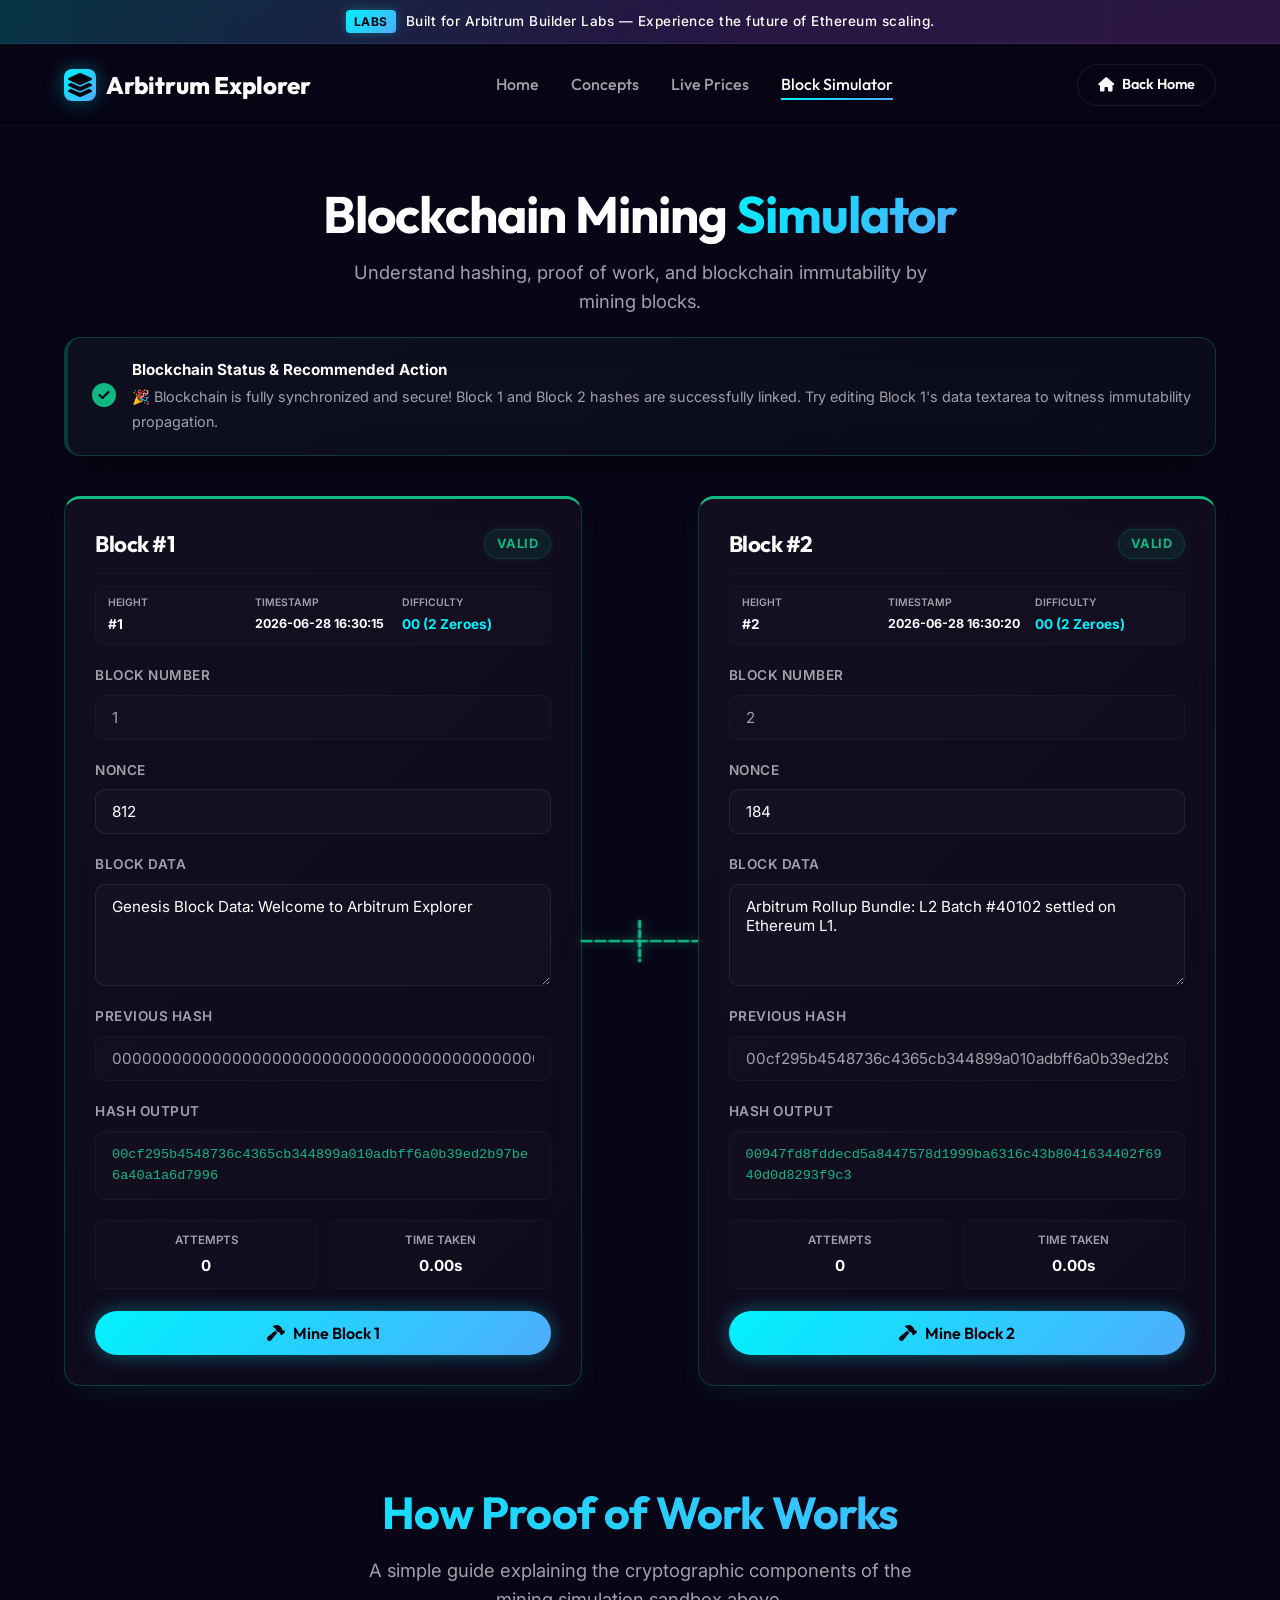
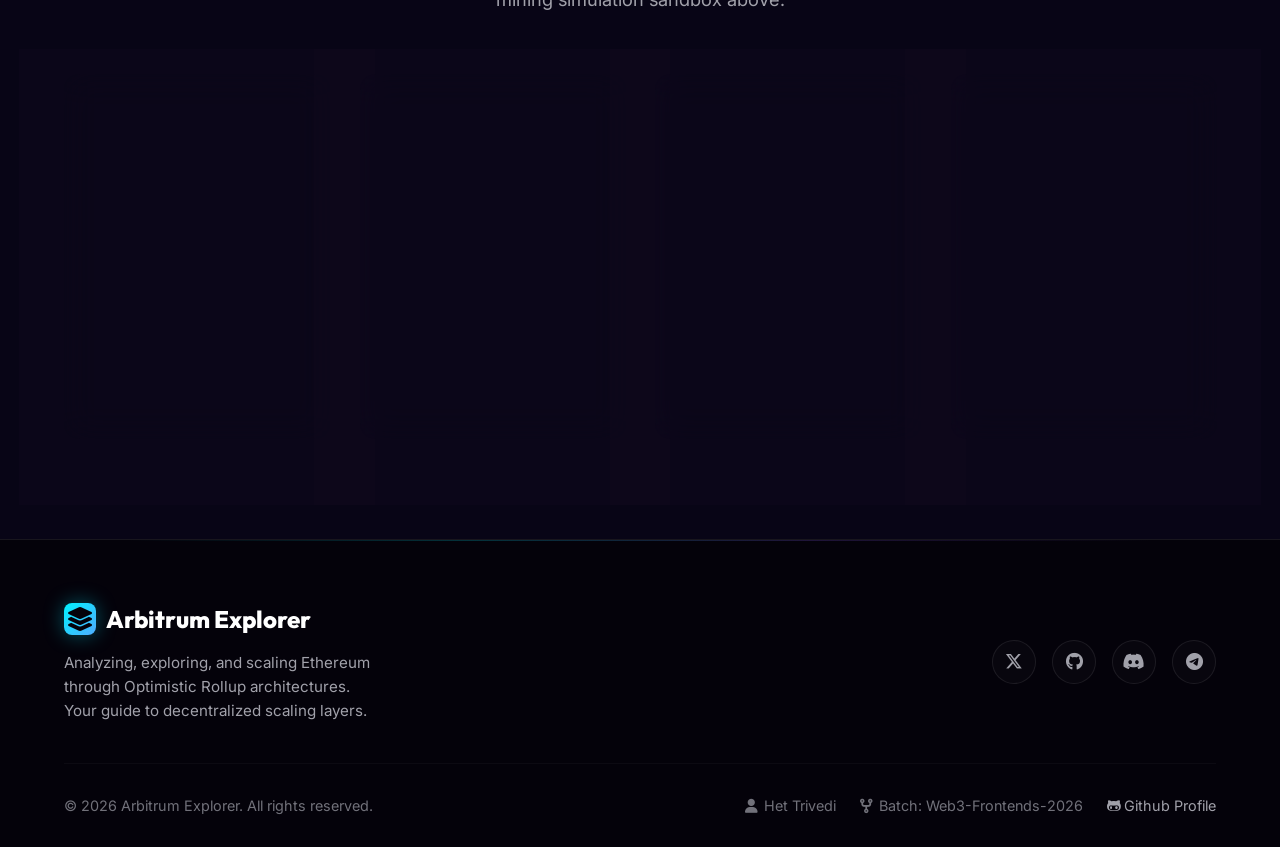
<file: simulator.html>
<!DOCTYPE html>
<html lang="en">
<head>
  <meta charset="UTF-8">
  <meta name="viewport" content="width=device-width, initial-scale=1.0">
  <title>Arbitrum Explorer | Blockchain Mining Simulator</title>
  <meta name="description" content="Simulate real Proof of Work blockchain mining in your browser. Edit nonces, customize block data payloads, and test cryptographic integrity.">
  
  <!-- CSS -->
  <link rel="stylesheet" href="css/style.css">
  <link rel="stylesheet" href="css/responsive.css">
  
  <!-- FontAwesome Icons -->
  <link rel="stylesheet" href="https://cdnjs.cloudflare.com/ajax/libs/font-awesome/6.4.0/css/all.min.css">
</head>
<body>

  <!-- GLOBAL EFFECTS -->
  <div class="scroll-progress-bar" id="scroll-progress"></div>
  <div class="spotlight-follower" id="spotlight-follower"></div>

  <!-- ANNOUNCEMENT BANNER -->
  <div class="announcement-banner">
    <span class="banner-badge">labs</span>
    <span>Built for Arbitrum Builder Labs — Experience the future of Ethereum scaling.</span>
  </div>

  <!-- BACKGROUND CANVAS & GLOWS -->
  <canvas id="bg-canvas"></canvas>
  <div class="grid-overlay"></div>
  <div class="blur-glow-1"></div>
  <div class="blur-glow-2"></div>

  <!-- STICKY NAVBAR -->
  <nav class="navbar" id="navbar" style="top: 45px;">
    <div class="navbar-container">
      <a href="index.html" class="logo">
        <div class="logo-icon">
          <i class="fa-solid fa-layer-group"></i>
        </div>
        Arbitrum Explorer
      </a>
      
      <ul class="nav-menu">
        <li><a href="index.html" class="nav-link">Home</a></li>
        <li><a href="concepts.html" class="nav-link">Concepts</a></li>
        <li><a href="prices.html" class="nav-link">Live Prices</a></li>
        <li><a href="simulator.html" class="nav-link">Block Simulator</a></li>
      </ul>

      <div class="nav-actions">
        <a href="index.html" class="btn btn-outline" style="padding: 8px 20px; font-size: 0.9rem;">
          <i class="fa-solid fa-home"></i> Back Home
        </a>
      </div>

      <button class="hamburger" aria-label="Toggle Menu">
        <span></span>
        <span></span>
        <span></span>
      </button>
    </div>
  </nav>

  <!-- CONTENT CONTAINER -->
  <main class="section-padding" style="padding-top: 140px;">
    
    <!-- Page Header -->
    <div class="section-header reveal" style="margin-bottom: 20px;">
      <h1 style="font-size: 3.2rem; margin-bottom: 12px;">Blockchain Mining <span class="text-gradient">Simulator</span></h1>
      <p style="font-size: 1.15rem; color: var(--text-secondary);">Understand hashing, proof of work, and blockchain immutability by mining blocks.</p>
    </div>



    <!-- Dynamic State Recommendation Helper Panel -->
    <div class="glass-card reveal delay-100" id="simulator-recommendation-panel" style="padding: 20px 24px; margin-bottom: 30px; border-left: 4px solid var(--accent-cyan); display: flex; align-items: center; gap: 16px; background: rgba(0, 242, 254, 0.01); border-color: rgba(0, 242, 254, 0.15);">
      <div style="font-size: 1.5rem; color: var(--accent-cyan);"><i class="fa-solid fa-circle-info" id="recommendation-icon"></i></div>
      <div>
        <strong style="display: block; font-size: 0.95rem; margin-bottom: 2px;">Blockchain Status & Recommended Action</strong>
        <span style="color: var(--text-secondary); font-size: 0.9rem;" id="recommendation-text">👉 Initializing blockchain nodes...</span>
      </div>
    </div>

    <!-- Simulator Connected Boxes Container -->
    <div class="simulator-container reveal delay-100">
      
      <!-- BLOCK 1 -->
      <div class="glass-card simulator-block-card block-valid spotlight-hover" id="block-1-card">
        <!-- Loading overlay during mining loops -->
        <div class="mining-overlay" id="block-1-overlay">
          <div style="width: 50px; height: 50px; border-radius:50%; border: 3px solid transparent; border-top-color: var(--accent-cyan); border-bottom-color: var(--accent-purple); animation: spin 1s linear infinite;"></div>
          <span class="mining-progress-text">Executing Nonce Search...</span>
          <span class="mining-nonce-live" id="block-1-nonce-live">0</span>
        </div>

        <div class="block-header" style="margin-bottom: 12px;">
          <h3>Block #1</h3>
          <span class="block-badge badge-valid" id="block-1-badge">Valid</span>
        </div>

        <!-- Explorer Metadata Row -->
        <div class="block-meta-row">
          <div class="block-meta-item">
            <span>Height</span>
            <span id="block-1-height-text">#1</span>
          </div>
          <div class="block-meta-item">
            <span>Timestamp</span>
            <span id="block-1-time-text" style="font-size: 0.78rem;">2026-06-28 16:30:15</span>
          </div>
          <div class="block-meta-item">
            <span>Difficulty</span>
            <span style="color: var(--accent-cyan);">00 (2 Zeroes)</span>
          </div>
        </div>

        <div class="sim-field">
          <label for="block-1-number">Block Number</label>
          <input type="text" id="block-1-number" value="1" readonly>
        </div>

        <div class="sim-field">
          <label for="block-1-nonce">Nonce</label>
          <input type="number" id="block-1-nonce" value="812" autocomplete="off">
        </div>

        <div class="sim-field">
          <label for="block-1-data">Block Data</label>
          <textarea id="block-1-data" rows="4" placeholder="Enter transactions or message data..." autocomplete="off">Genesis Block Data: Welcome to Arbitrum Explorer</textarea>
        </div>

        <div class="sim-field">
          <label for="block-1-prev">Previous Hash</label>
          <input type="text" class="monospace-text" id="block-1-prev" value="0000000000000000000000000000000000000000000000000000000000000000" readonly>
        </div>

        <div class="sim-field">
          <label>Hash Output</label>
          <div class="monospace-text hash-valid" id="block-1-hash" style="background: rgba(255,255,255,0.01); border: 1px solid rgba(255,255,255,0.04); border-radius: 10px; padding: 12px 16px;">--</div>
        </div>

        <!-- Dashboard Stats Row -->
        <div class="block-stats-row">
          <div class="block-stat-box">
            <span>Attempts</span>
            <span id="block-1-attempts-val">0</span>
          </div>
          <div class="block-stat-box">
            <span>Time Taken</span>
            <span id="block-1-time-taken-val">0.00s</span>
          </div>
        </div>

        <!-- Progress Bar Container -->
        <div class="mining-progress-bar-container" id="block-1-progress-container" style="margin-bottom: 12px;">
          <div class="mining-progress-bar" id="block-1-progress-bar"></div>
        </div>

        <button class="btn btn-primary" id="block-1-mine-btn" style="width: 100%; margin-top: 10px;">
          <i class="fa-solid fa-hammer"></i> Mine Block 1
        </button>
      </div>

      <!-- VISUAL CONNECTOR SVG -->
      <div class="block-connector">
        <svg class="connector-svg" viewBox="0 0 100 50" preserveAspectRatio="none">
          <path class="connector-path path-horizontal connector-valid" id="connector-line-h" d="M 0,25 Q 50,25 100,25" />
          <path class="connector-path path-vertical connector-valid" id="connector-line-v" d="M 50,0 Q 50,25 50,50" />
        </svg>
      </div>

      <!-- BLOCK 2 -->
      <div class="glass-card simulator-block-card block-valid spotlight-hover" id="block-2-card">
        <!-- Loading overlay during mining loops -->
        <div class="mining-overlay" id="block-2-overlay">
          <div style="width: 50px; height: 50px; border-radius:50%; border: 3px solid transparent; border-top-color: var(--accent-cyan); border-bottom-color: var(--accent-purple); animation: spin 1s linear infinite;"></div>
          <span class="mining-progress-text">Executing Nonce Search...</span>
          <span class="mining-nonce-live" id="block-2-nonce-live">0</span>
        </div>

        <div class="block-header" style="margin-bottom: 12px;">
          <h3>Block #2</h3>
          <span class="block-badge badge-valid" id="block-2-badge">Valid</span>
        </div>

        <!-- Explorer Metadata Row -->
        <div class="block-meta-row">
          <div class="block-meta-item">
            <span>Height</span>
            <span id="block-2-height-text">#2</span>
          </div>
          <div class="block-meta-item">
            <span>Timestamp</span>
            <span id="block-2-time-text" style="font-size: 0.78rem;">2026-06-28 16:30:20</span>
          </div>
          <div class="block-meta-item">
            <span>Difficulty</span>
            <span style="color: var(--accent-cyan);">00 (2 Zeroes)</span>
          </div>
        </div>

        <div class="sim-field">
          <label for="block-2-number">Block Number</label>
          <input type="text" id="block-2-number" value="2" readonly>
        </div>

        <div class="sim-field">
          <label for="block-2-nonce">Nonce</label>
          <input type="number" id="block-2-nonce" value="184" autocomplete="off">
        </div>

        <div class="sim-field">
          <label for="block-2-data">Block Data</label>
          <textarea id="block-2-data" rows="4" placeholder="Enter transactions or message data..." autocomplete="off">Arbitrum Rollup Bundle: L2 Batch #40102 settled on Ethereum L1.</textarea>
        </div>

        <div class="sim-field">
          <label for="block-2-prev">Previous Hash</label>
          <input type="text" class="monospace-text" id="block-2-prev" value="" readonly>
        </div>

        <div class="sim-field">
          <label>Hash Output</label>
          <div class="monospace-text hash-valid" id="block-2-hash" style="background: rgba(255,255,255,0.01); border: 1px solid rgba(255,255,255,0.04); border-radius: 10px; padding: 12px 16px;">--</div>
        </div>

        <!-- Dashboard Stats Row -->
        <div class="block-stats-row">
          <div class="block-stat-box">
            <span>Attempts</span>
            <span id="block-2-attempts-val">0</span>
          </div>
          <div class="block-stat-box">
            <span>Time Taken</span>
            <span id="block-2-time-taken-val">0.00s</span>
          </div>
        </div>

        <!-- Progress Bar Container -->
        <div class="mining-progress-bar-container" id="block-2-progress-container" style="margin-bottom: 12px;">
          <div class="mining-progress-bar" id="block-2-progress-bar"></div>
        </div>

        <button class="btn btn-primary" id="block-2-mine-btn" style="width: 100%; margin-top: 10px;">
          <i class="fa-solid fa-hammer"></i> Mine Block 2
        </button>
      </div>

    </div>

    <!-- EDUCATIONAL SECTION -->
    <section style="margin-top: 100px;">
      <div class="section-header reveal">
        <h2 class="text-gradient">How Proof of Work Works</h2>
        <p>A simple guide explaining the cryptographic components of the mining simulation sandbox above.</p>
      </div>

      <div style="display: grid; grid-template-columns: repeat(auto-fit, minmax(260px, 1fr)); gap: 30px; margin-top: 50px;">
        
        <div class="glass-card reveal delay-100" style="padding: 30px;">
          <div style="color: var(--accent-cyan); font-size: 2rem; margin-bottom: 20px;">
            <i class="fa-solid fa-fingerprint"></i>
          </div>
          <h3 style="font-size: 1.3rem; margin-bottom: 12px;">What is a Hash?</h3>
          <p style="color: var(--text-secondary); font-size: 0.95rem; line-height: 1.6;">
            A cryptographic mathematical algorithm (like SHA-256) that maps any input data into a fixed-length string of 64 hexadecimal characters. It is a one-way function—impossible to reverse.
          </p>
        </div>

        <div class="glass-card reveal delay-200" style="padding: 30px;">
          <div style="color: var(--accent-blue); font-size: 2rem; margin-bottom: 20px;">
            <i class="fa-solid fa-hashtag"></i>
          </div>
          <h3 style="font-size: 1.3rem; margin-bottom: 12px;">What is a Nonce?</h3>
          <p style="color: var(--text-secondary); font-size: 0.95rem; line-height: 1.6;">
            Short for "Number used once". Since changing the block data itself is not allowed, miners change this arbitrary number field to yield completely different cryptographic hash outputs.
          </p>
        </div>

        <div class="glass-card reveal delay-300" style="padding: 30px;">
          <div style="color: var(--accent-purple); font-size: 2rem; margin-bottom: 20px;">
            <i class="fa-solid fa-microchip"></i>
          </div>
          <h3 style="font-size: 1.3rem; margin-bottom: 12px;">Proof of Work</h3>
          <p style="color: var(--text-secondary); font-size: 0.95rem; line-height: 1.6;">
            The process of searching for a nonce value that yields a hash beginning with a specific number of zeros. Finding a valid hash is difficult, but verifying it is instantaneous.
          </p>
        </div>

        <div class="glass-card reveal delay-400" style="padding: 30px;">
          <div style="color: var(--accent-pink); font-size: 2rem; margin-bottom: 20px;">
            <i class="fa-solid fa-lock"></i>
          </div>
          <h3 style="font-size: 1.3rem; margin-bottom: 12px;">Immutability</h3>
          <p style="color: var(--text-secondary); font-size: 0.95rem; line-height: 1.6;">
            Because each block references the previous block's hash, modifying data in any single block breaks all subsequent link connections in the chain, preventing malicious history changes.
          </p>
        </div>

      </div>
    </section>

  </main>

  <!-- SHARED FOOTER -->
  <footer class="footer">
    <div class="footer-container">
      <div class="footer-top">
        <div class="footer-brand">
          <a href="index.html" class="logo">
            <div class="logo-icon">
              <i class="fa-solid fa-layer-group"></i>
            </div>
            Arbitrum Explorer
          </a>
          <p>Analyzing, exploring, and scaling Ethereum through Optimistic Rollup architectures. Your guide to decentralized scaling layers.</p>
        </div>

        <div class="footer-socials">
          <a href="#" class="social-icon" aria-label="Twitter"><i class="fa-brands fa-x-twitter"></i></a>
          <a href="https://github.com/hetutrivedi2005-cmyk" target="_blank" rel="noopener noreferrer" class="social-icon" aria-label="GitHub"><i class="fa-brands fa-github"></i></a>
          <a href="#" class="social-icon" aria-label="Discord"><i class="fa-brands fa-discord"></i></a>
          <a href="#" class="social-icon" aria-label="Telegram"><i class="fa-brands fa-telegram"></i></a>
        </div>
      </div>

      <div class="footer-bottom">
        <p>&copy; 2026 Arbitrum Explorer. All rights reserved.</p>
        <div class="footer-meta">
          <span><i class="fa-solid fa-user"></i> Het Trivedi</span>
          <span><i class="fa-solid fa-code-fork"></i> Batch: Web3-Frontends-2026</span>
          <a href="https://github.com/hetutrivedi2005-cmyk" target="_blank" rel="noopener noreferrer" class="footer-link">
            <i class="fa-brands fa-github-alt"></i> Github Profile
          </a>
        </div>
      </div>
    </div>
  </footer>

  <!-- Scripts -->
  <script src="js/main.js"></script>
  <script src="js/simulator.js"></script>
</body>
</html>
</file>
<file: css/style.css>
@import url('https://fonts.googleapis.com/css2?family=Inter:wght@300;400;500;600;700&family=Outfit:wght@400;500;600;700;800&display=swap');

/* ==========================================================================
   CSS VARIABLES & DESIGN SYSTEM
   ========================================================================== */
:root {
  /* Colors */
  --bg-dark: #080516;
  --bg-darker: #04020a;
  --bg-card: rgba(16, 11, 30, 0.45);
  --bg-card-hover: rgba(26, 18, 48, 0.6);
  --border-color: rgba(255, 255, 255, 0.08);
  --border-hover: rgba(0, 242, 254, 0.3);
  
  --accent-cyan: #00f2fe;
  --accent-blue: #4facfe;
  --accent-purple: #8b5cf6;
  --accent-pink: #d946ef;
  
  --text-primary: #ffffff;
  --text-secondary: #a1a1aa;
  --text-muted: #71717a;
  
  /* Gradients */
  --gradient-primary: linear-gradient(135deg, var(--accent-cyan) 0%, var(--accent-blue) 100%);
  --gradient-secondary: linear-gradient(135deg, var(--accent-purple) 0%, var(--accent-pink) 100%);
  --gradient-mixed: linear-gradient(135deg, var(--accent-cyan) 0%, var(--accent-purple) 50%, var(--accent-pink) 100%);
  --gradient-card: linear-gradient(135deg, rgba(255, 255, 255, 0.03) 0%, rgba(255, 255, 255, 0.01) 100%);
  
  /* Glows */
  --glow-cyan: 0 0 20px rgba(0, 242, 254, 0.35);
  --glow-purple: 0 0 20px rgba(139, 92, 246, 0.35);
  --shadow-premium: 0 20px 40px -15px rgba(0, 0, 0, 0.7);

  /* Fonts */
  --font-title: 'Outfit', sans-serif;
  --font-body: 'Inter', sans-serif;

  /* Transitions */
  --transition-fast: 0.2s cubic-bezier(0.4, 0, 0.2, 1);
  --transition-normal: 0.4s cubic-bezier(0.16, 1, 0.3, 1);
  --transition-slow: 0.8s cubic-bezier(0.16, 1, 0.3, 1);
}

/* ==========================================================================
   RESET & BASE STYLES
   ========================================================================== */
*, *::before, *::after {
  box-sizing: border-box;
  margin: 0;
  padding: 0;
}

html {
  scroll-behavior: smooth;
  font-size: 16px;
  background-color: var(--bg-dark);
}

body {
  font-family: var(--font-body);
  background-color: var(--bg-dark);
  color: var(--text-primary);
  line-height: 1.6;
  overflow-x: hidden;
  position: relative;
  min-height: 100vh;
}

/* Custom Scrollbar */
::-webkit-scrollbar {
  width: 10px;
}
::-webkit-scrollbar-track {
  background: var(--bg-darker);
}
::-webkit-scrollbar-thumb {
  background: rgba(255, 255, 255, 0.1);
  border-radius: 5px;
  border: 2px solid var(--bg-darker);
}
::-webkit-scrollbar-thumb:hover {
  background: var(--gradient-primary);
}

/* ==========================================================================
   GLOBAL CANVAS BACKGROUND & BLUR EFFECTS
   ========================================================================== */
#bg-canvas {
  position: fixed;
  top: 0;
  left: 0;
  width: 100%;
  height: 100%;
  z-index: -2;
  pointer-events: none;
  background: radial-gradient(circle at 50% 50%, #0d0922 0%, var(--bg-dark) 80%);
}

.grid-overlay {
  position: fixed;
  top: 0;
  left: 0;
  width: 100%;
  height: 100%;
  z-index: -2;
  pointer-events: none;
  background-image: 
    linear-gradient(rgba(255, 255, 255, 0.015) 1px, transparent 1px),
    linear-gradient(90deg, rgba(255, 255, 255, 0.015) 1px, transparent 1px);
  background-size: 60px 60px;
  background-position: center top;
  opacity: 0.8;
}

.blur-glow-1 {
  position: absolute;
  top: 15%;
  left: 10%;
  width: 450px;
  height: 450px;
  border-radius: 50%;
  background: radial-gradient(circle, rgba(0, 242, 254, 0.15) 0%, transparent 70%);
  filter: blur(80px);
  z-index: -1;
  pointer-events: none;
  animation: float-glow 15s ease-in-out infinite alternate;
}

.blur-glow-2 {
  position: absolute;
  top: 60%;
  right: 5%;
  width: 500px;
  height: 500px;
  border-radius: 50%;
  background: radial-gradient(circle, rgba(139, 92, 246, 0.12) 0%, transparent 70%);
  filter: blur(90px);
  z-index: -1;
  pointer-events: none;
  animation: float-glow 20s ease-in-out infinite alternate-reverse;
}

/* ==========================================================================
   TYPOGRAPHY & UTILITIES
   ========================================================================== */
h1, h2, h3, h4, h5, h6 {
  font-family: var(--font-title);
  font-weight: 700;
  letter-spacing: -0.02em;
  line-height: 1.2;
}

.text-gradient {
  background: var(--gradient-primary);
  -webkit-background-clip: text;
  -webkit-text-fill-color: transparent;
  background-clip: text;
}

.text-gradient-purple {
  background: var(--gradient-secondary);
  -webkit-background-clip: text;
  -webkit-text-fill-color: transparent;
  background-clip: text;
}

.text-gradient-mixed {
  background: var(--gradient-mixed);
  -webkit-background-clip: text;
  -webkit-text-fill-color: transparent;
  background-clip: text;
}

.glass-card {
  background: var(--bg-card);
  backdrop-filter: blur(16px);
  -webkit-backdrop-filter: blur(16px);
  border: 1px solid var(--border-color);
  border-radius: 16px;
  box-shadow: var(--shadow-premium);
  transition: var(--transition-normal);
  position: relative;
  overflow: hidden;
}

.glass-card::before {
  content: '';
  position: absolute;
  top: 0;
  left: 0;
  right: 0;
  bottom: 0;
  background: var(--gradient-card);
  z-index: -1;
  pointer-events: none;
}

.glass-card:hover {
  transform: translateY(-6px);
  border-color: var(--border-hover);
  box-shadow: 0 20px 40px -10px rgba(0, 242, 254, 0.15);
}

.section-padding {
  padding: 100px 5% 100px 5%;
  max-width: 1300px;
  margin: 0 auto;
}

.section-header {
  text-align: center;
  margin-bottom: 60px;
  position: relative;
}

.section-header h2 {
  font-size: 2.8rem;
  margin-bottom: 16px;
}

.section-header p {
  color: var(--text-secondary);
  font-size: 1.15rem;
  max-width: 600px;
  margin: 0 auto;
}

/* ==========================================================================
   BUTTONS
   ========================================================================== */
.btn {
  display: inline-flex;
  align-items: center;
  justify-content: center;
  font-family: var(--font-title);
  font-weight: 600;
  padding: 12px 28px;
  border-radius: 100px;
  cursor: pointer;
  text-decoration: none;
  font-size: 1rem;
  transition: var(--transition-normal);
  gap: 8px;
  border: none;
}

.btn-primary {
  background: var(--gradient-primary);
  color: var(--bg-darker);
  box-shadow: var(--glow-cyan);
}

.btn-primary:hover {
  transform: translateY(-2px);
  box-shadow: 0 0 30px rgba(0, 242, 254, 0.6);
  background: linear-gradient(135deg, #00ffff 0%, #60c5ff 100%);
}

.btn-secondary {
  background: rgba(255, 255, 255, 0.05);
  color: var(--text-primary);
  border: 1px solid var(--border-color);
}

.btn-secondary:hover {
  background: rgba(255, 255, 255, 0.1);
  border-color: rgba(139, 92, 246, 0.5);
  box-shadow: var(--glow-purple);
  transform: translateY(-2px);
}

.btn-outline {
  background: transparent;
  color: var(--text-primary);
  border: 1px solid var(--border-color);
}

.btn-outline:hover {
  background: rgba(0, 242, 254, 0.05);
  border-color: var(--accent-cyan);
  box-shadow: var(--glow-cyan);
  transform: translateY(-2px);
}

/* ==========================================================================
   SHARED NAVBAR
   ========================================================================== */
.navbar {
  position: fixed;
  top: 0;
  left: 0;
  width: 100%;
  z-index: 1000;
  background: rgba(8, 5, 22, 0.4);
  backdrop-filter: blur(20px);
  -webkit-backdrop-filter: blur(20px);
  border-bottom: 1px solid rgba(255, 255, 255, 0.04);
  transition: var(--transition-normal);
}

.navbar-scrolled {
  background: rgba(4, 2, 10, 0.8);
  border-bottom: 1px solid var(--border-color);
  box-shadow: 0 10px 30px -10px rgba(0,0,0,0.5);
}

.navbar-container {
  display: flex;
  align-items: center;
  justify-content: space-between;
  max-width: 1300px;
  margin: 0 auto;
  padding: 20px 5%;
  height: 80px;
}

.logo {
  display: flex;
  align-items: center;
  text-decoration: none;
  font-family: var(--font-title);
  font-weight: 800;
  font-size: 1.5rem;
  color: var(--text-primary);
  gap: 10px;
}

.logo-icon {
  width: 32px;
  height: 32px;
  background: var(--gradient-primary);
  border-radius: 8px;
  display: flex;
  align-items: center;
  justify-content: center;
  box-shadow: var(--glow-cyan);
  color: var(--bg-darker);
  font-weight: 900;
}

.nav-menu {
  display: flex;
  list-style: none;
  gap: 32px;
  align-items: center;
}

.nav-link {
  text-decoration: none;
  color: var(--text-secondary);
  font-family: var(--font-title);
  font-weight: 500;
  font-size: 1rem;
  transition: var(--transition-fast);
  position: relative;
  padding: 6px 0;
}

.nav-link:hover {
  color: var(--text-primary);
}

.nav-link::after {
  content: '';
  position: absolute;
  bottom: 0;
  left: 0;
  width: 0;
  height: 2px;
  background: var(--gradient-primary);
  transition: var(--transition-fast);
}

.nav-link:hover::after {
  width: 100%;
}

.nav-link.active {
  color: var(--text-primary);
}

.nav-link.active::after {
  width: 100%;
}

.nav-actions {
  display: flex;
  align-items: center;
  gap: 16px;
}

.hamburger {
  display: none;
  cursor: pointer;
  background: none;
  border: none;
  outline: none;
  width: 30px;
  height: 24px;
  position: relative;
  z-index: 1100;
}

.hamburger span {
  display: block;
  position: absolute;
  height: 2px;
  width: 100%;
  background: var(--text-primary);
  border-radius: 9px;
  opacity: 1;
  left: 0;
  transform: rotate(0deg);
  transition: var(--transition-fast);
}

.hamburger span:nth-child(1) { top: 0px; }
.hamburger span:nth-child(2) { top: 10px; }
.hamburger span:nth-child(3) { top: 20px; }

.hamburger.open span:nth-child(1) {
  top: 10px;
  transform: rotate(135deg);
}
.hamburger.open span:nth-child(2) {
  opacity: 0;
  left: -60px;
}
.hamburger.open span:nth-child(3) {
  top: 10px;
  transform: rotate(-135deg);
}

/* ==========================================================================
   SCROLL ANIMATIONS (INTERSECTION OBSERVER)
   ========================================================================== */
.reveal {
  opacity: 0;
  transform: translateY(40px);
  transition: opacity 0.8s cubic-bezier(0.16, 1, 0.3, 1), transform 0.8s cubic-bezier(0.16, 1, 0.3, 1);
}

.reveal.active {
  opacity: 1;
  transform: translateY(0);
}

.reveal-left {
  opacity: 0;
  transform: translateX(-50px);
  transition: opacity 0.8s cubic-bezier(0.16, 1, 0.3, 1), transform 0.8s cubic-bezier(0.16, 1, 0.3, 1);
}

.reveal-left.active {
  opacity: 1;
  transform: translateX(0);
}

.reveal-right {
  opacity: 0;
  transform: translateX(50px);
  transition: opacity 0.8s cubic-bezier(0.16, 1, 0.3, 1), transform 0.8s cubic-bezier(0.16, 1, 0.3, 1);
}

.reveal-right.active {
  opacity: 1;
  transform: translateX(0);
}

.reveal-scale {
  opacity: 0;
  transform: scale(0.9);
  transition: opacity 0.8s cubic-bezier(0.16, 1, 0.3, 1), transform 0.8s cubic-bezier(0.16, 1, 0.3, 1);
}

.reveal-scale.active {
  opacity: 1;
  transform: scale(1);
}

/* Stagger delay classes */
.delay-100 { transition-delay: 0.1s; }
.delay-200 { transition-delay: 0.2s; }
.delay-300 { transition-delay: 0.3s; }
.delay-400 { transition-delay: 0.4s; }
.delay-500 { transition-delay: 0.5s; }

/* ==========================================================================
   HERO WAVE DIVIDER
   ========================================================================== */
.wave-container {
  position: relative;
  width: 100%;
  background: transparent;
  line-height: 0;
  margin-top: -60px;
}

.wave-divider {
  position: relative;
  display: block;
  width: 100%;
  height: 80px;
  fill: var(--bg-dark);
}

/* ==========================================================================
   SHARED FOOTER
   ========================================================================== */
.footer {
  background: var(--bg-darker);
  border-top: 1px solid var(--border-color);
  padding: 60px 5% 30px 5%;
  position: relative;
  overflow: hidden;
}

.footer::before {
  content: '';
  position: absolute;
  top: 0;
  left: 50%;
  transform: translateX(-50%);
  width: 80%;
  height: 1px;
  background: linear-gradient(90deg, transparent, rgba(0, 242, 254, 0.2), rgba(139, 92, 246, 0.2), transparent);
}

.footer-container {
  max-width: 1300px;
  margin: 0 auto;
  display: flex;
  flex-direction: column;
  gap: 40px;
}

.footer-top {
  display: flex;
  justify-content: space-between;
  align-items: center;
  flex-wrap: wrap;
  gap: 30px;
}

.footer-brand {
  max-width: 320px;
}

.footer-brand p {
  color: var(--text-secondary);
  font-size: 0.95rem;
  margin-top: 12px;
}

.footer-socials {
  display: flex;
  gap: 16px;
}

.social-icon {
  width: 44px;
  height: 44px;
  border-radius: 50%;
  border: 1px solid var(--border-color);
  display: flex;
  align-items: center;
  justify-content: center;
  color: var(--text-secondary);
  font-size: 1.1rem;
  transition: var(--transition-normal);
  background: rgba(255, 255, 255, 0.02);
  text-decoration: none;
}

.social-icon:hover {
  color: var(--text-primary);
  border-color: var(--accent-cyan);
  box-shadow: var(--glow-cyan);
  background: rgba(0, 242, 254, 0.05);
  transform: translateY(-3px);
}

.footer-bottom {
  display: flex;
  justify-content: space-between;
  align-items: center;
  flex-wrap: wrap;
  gap: 20px;
  padding-top: 30px;
  border-top: 1px solid rgba(255, 255, 255, 0.03);
  font-size: 0.9rem;
  color: var(--text-muted);
}

.footer-meta {
  display: flex;
  gap: 24px;
  flex-wrap: wrap;
}

.footer-meta span {
  display: inline-flex;
  align-items: center;
  gap: 6px;
}

.footer-link {
  color: var(--text-secondary);
  text-decoration: none;
  transition: var(--transition-fast);
}

.footer-link:hover {
  color: var(--accent-cyan);
}

/* ==========================================================================
   ANIMATION KEYFRAMES
   ========================================================================== */
@keyframes float-glow {
  0% {
    transform: translate(0, 0) scale(1);
  }
  100% {
    transform: translate(50px, 40px) scale(1.15);
  }
}

@keyframes floating {
  0% {
    transform: translateY(0px) rotate(0deg);
  }
  50% {
    transform: translateY(-15px) rotate(3deg);
  }
  100% {
    transform: translateY(0px) rotate(0deg);
  }
}

@keyframes pulse-glow {
  0% {
    box-shadow: 0 0 15px rgba(0, 242, 254, 0.25);
  }
  50% {
    box-shadow: 0 0 30px rgba(0, 242, 254, 0.5);
  }
  100% {
    box-shadow: 0 0 15px rgba(0, 242, 254, 0.25);
  }
}

@keyframes grid-scroll {
  0% {
    background-position: center 0px;
  }
  100% {
    background-position: center 60px;
  }
}

/* ==========================================================================
   HOMEPAGE SPECIFIC LAYOUTS
   ========================================================================== */

/* Hero Illustration floating & scaling styles */
.floating-illustration {
  filter: drop-shadow(0 15px 30px rgba(0, 242, 254, 0.08));
  animation: float-scale 12s ease-in-out infinite alternate;
}

@keyframes float-scale {
  0% {
    transform: translateY(0) scale(1);
  }
  100% {
    transform: translateY(-10px) scale(1.03);
  }
}

/* Feature Cards Glow hover effects */
.feature-card {
  transition: all 0.4s cubic-bezier(0.16, 1, 0.3, 1);
}

.feature-card:hover {
  transform: translateY(-8px) scale(1.02);
  border-color: var(--accent-cyan);
  box-shadow: 0 15px 40px -10px rgba(0, 242, 254, 0.2);
}

.feature-card .feature-icon {
  transition: all 0.4s cubic-bezier(0.16, 1, 0.3, 1);
}

.feature-card:hover .feature-icon {
  transform: scale(1.1) rotate(6deg);
}

/* Timeline Layout Styles (Vertical alternate nodes) */
.timeline-line {
  position: absolute;
  left: 50%;
  top: 0;
  bottom: 0;
  width: 2px;
  background: linear-gradient(to bottom, var(--accent-cyan) 0%, var(--accent-purple) 50%, var(--accent-pink) 100%);
  transform: translateX(-50%);
  z-index: 1;
}

.timeline-container {
  display: flex;
  flex-direction: column;
  position: relative;
  width: 100%;
}

.timeline-step {
  display: flex;
  width: 100%;
  margin-bottom: 60px;
  position: relative;
  z-index: 2;
}

.timeline-step:nth-child(odd) {
  justify-content: flex-start;
}

.timeline-step:nth-child(even) {
  justify-content: flex-end;
}

.timeline-dot {
  position: absolute;
  left: 50%;
  top: 20px;
  width: 44px;
  height: 44px;
  border-radius: 50%;
  background: var(--bg-darker);
  display: flex;
  align-items: center;
  justify-content: center;
  transform: translateX(-50%);
  z-index: 3;
  font-family: var(--font-title);
  font-weight: 700;
}

.dot-cyan {
  border: 2px solid var(--accent-cyan);
  box-shadow: var(--glow-cyan);
  color: var(--accent-cyan);
}

.dot-purple {
  border: 2px solid var(--accent-purple);
  box-shadow: var(--glow-purple);
  color: var(--accent-purple);
}

.dot-mixed {
  border: 2px solid var(--accent-pink);
  box-shadow: 0 0 20px rgba(217, 70, 239, 0.35);
  color: var(--accent-pink);
}

.timeline-content {
  width: 44%;
  padding: 30px;
  border-radius: 20px;
}

.timeline-step:nth-child(odd) .timeline-content {
  margin-right: auto;
}

.timeline-step:nth-child(even) .timeline-content {
  margin-left: auto;
}

.step-tag {
  font-family: var(--font-title);
  font-weight: 600;
  font-size: 0.8rem;
  text-transform: uppercase;
  letter-spacing: 1px;
  margin-bottom: 8px;
  display: inline-block;
}

.timeline-content h4 {
  font-size: 1.3rem;
  margin-bottom: 10px;
}

.timeline-content p {
  color: var(--text-secondary);
  font-size: 0.95rem;
}

/* Comparison Cards styles */
.comp-card {
  transition: all 0.4s cubic-bezier(0.16, 1, 0.3, 1);
}

.comp-card-active:hover {
  box-shadow: 0 0 40px rgba(0, 242, 254, 0.25);
  transform: translateY(-8px);
}

/* Statistics styling */
.stat-item h3 {
  font-size: 4rem;
  font-weight: 800;
  line-height: 1;
}

/* Timeline Media Queries */
@media (max-width: 768px) {
  .timeline-line {
    left: 20px;
    transform: none;
  }

  .timeline-step {
    justify-content: flex-start !important;
    padding-left: 55px;
    width: 100%;
  }

  .timeline-dot {
    left: 20px;
    transform: translateX(-50%);
  }

  .timeline-content {
    width: 100%;
  }
}

/* ==========================================================================
   PRICES PAGE STYLES
   ========================================================================== */
.prices-stats {
  display: grid;
  grid-template-columns: repeat(auto-fit, minmax(220px, 1fr));
  gap: 24px;
  margin-bottom: 40px;
}

.price-stat-card {
  padding: 24px;
  display: flex;
  flex-direction: column;
  gap: 8px;
}

.price-stat-card .stat-label {
  color: var(--text-secondary);
  font-size: 0.85rem;
  font-weight: 500;
  text-transform: uppercase;
  letter-spacing: 0.5px;
}

.price-stat-card .stat-value {
  font-family: var(--font-title);
  font-size: 1.6rem;
  font-weight: 700;
}

.search-filter-bar {
  display: flex;
  gap: 16px;
  margin-bottom: 40px;
  align-items: center;
  flex-wrap: wrap;
}

.search-box-wrapper {
  position: relative;
  flex: 1;
  min-width: 280px;
}

.search-box-wrapper i {
  position: absolute;
  left: 20px;
  top: 50%;
  transform: translateY(-50%);
  color: var(--text-muted);
  font-size: 1.1rem;
  pointer-events: none;
}

.search-input {
  width: 100%;
  padding: 14px 20px 14px 50px;
  background: rgba(255, 255, 255, 0.02);
  border: 1px solid var(--border-color);
  border-radius: 100px;
  color: var(--text-primary);
  font-family: var(--font-body);
  font-size: 1rem;
  transition: all 0.3s ease;
  backdrop-filter: blur(10px);
}

.search-input:focus {
  outline: none;
  border-color: var(--accent-cyan);
  box-shadow: var(--glow-cyan);
  background: rgba(255, 255, 255, 0.04);
}

.prices-grid {
  display: grid;
  grid-template-columns: repeat(5, 1fr);
  gap: 20px;
}

.price-card {
  padding: 30px 24px;
  display: flex;
  flex-direction: column;
  justify-content: space-between;
  min-height: 290px;
  transition: all 0.4s cubic-bezier(0.16, 1, 0.3, 1);
}

.price-card:hover {
  transform: translateY(-8px) scale(1.02);
  border-color: var(--accent-cyan);
}

.price-card-header {
  display: flex;
  align-items: center;
  gap: 12px;
  margin-bottom: 20px;
}

.coin-logo-wrapper {
  width: 44px;
  height: 44px;
  border-radius: 50%;
  display: flex;
  align-items: center;
  justify-content: center;
  background: rgba(255, 255, 255, 0.03);
  border: 1px solid var(--border-color);
}

.coin-logo-wrapper svg {
  width: 24px;
  height: 24px;
}

.coin-identity h4 {
  font-size: 1.15rem;
  font-weight: 700;
  line-height: 1.2;
}

.coin-identity span {
  color: var(--text-muted);
  font-size: 0.85rem;
  font-weight: 600;
  text-transform: uppercase;
}

.price-body {
  margin-bottom: 20px;
}

.current-price {
  font-family: var(--font-title);
  font-size: 1.7rem;
  font-weight: 800;
  letter-spacing: -0.5px;
  margin-bottom: 4px;
}

.price-change-badge {
  display: inline-flex;
  align-items: center;
  gap: 4px;
  font-size: 0.9rem;
  font-weight: 600;
}

.price-change-positive {
  color: #10b981;
}

.price-change-negative {
  color: #ef4444;
}

.price-card-footer {
  border-top: 1px solid rgba(255, 255, 255, 0.03);
  padding-top: 14px;
  font-size: 0.8rem;
  color: var(--text-muted);
  display: flex;
  justify-content: space-between;
}

/* Flash update animation styles */
.flash-update {
  animation: flash-cyan-glow 0.8s ease-out;
}
@keyframes flash-cyan-glow {
  0% { box-shadow: 0 0 0 0 rgba(0, 242, 254, 0.5); background: rgba(0, 242, 254, 0.15); }
  100% { box-shadow: var(--shadow-premium); background: var(--bg-card); }
}

/* Skeleton Pulse Styles */
.skeleton-card {
  padding: 30px 24px;
  min-height: 290px;
  display: flex;
  flex-direction: column;
  justify-content: space-between;
}

.skeleton-logo {
  width: 44px;
  height: 44px;
  border-radius: 50%;
  background: rgba(255, 255, 255, 0.03);
}

.skeleton-title {
  width: 80px;
  height: 16px;
  border-radius: 4px;
  background: rgba(255, 255, 255, 0.03);
}

.skeleton-price {
  width: 140px;
  height: 30px;
  border-radius: 6px;
  background: rgba(255, 255, 255, 0.03);
  margin-bottom: 8px;
}

.skeleton-change {
  width: 60px;
  height: 14px;
  border-radius: 4px;
  background: rgba(255, 255, 255, 0.03);
}

.skeleton-pulse-element {
  background: linear-gradient(90deg, rgba(255, 255, 255, 0.02) 25%, rgba(255, 255, 255, 0.06) 50%, rgba(255, 255, 255, 0.02) 75%);
  background-size: 200% 100%;
  animation: loading-shimmer 1.5s infinite;
}

/* ==========================================================================
   BLOCKCHAIN SIMULATOR PAGE STYLES
   ========================================================================== */
.simulator-container {
  display: flex;
  align-items: stretch;
  justify-content: space-between;
  gap: 0px;
  margin-top: 40px;
  position: relative;
}

.simulator-block-card {
  width: 45%;
  padding: 30px;
  position: relative;
  overflow: hidden;
  border: 1px solid var(--border-color);
  background: var(--bg-card);
  transition: all 0.4s cubic-bezier(0.16, 1, 0.3, 1);
}

.simulator-block-card.block-valid {
  border-color: rgba(16, 185, 129, 0.3);
  box-shadow: 0 10px 30px -10px rgba(16, 185, 129, 0.15);
}

.simulator-block-card.block-invalid {
  border-color: rgba(239, 68, 68, 0.3);
  box-shadow: 0 10px 30px -10px rgba(239, 68, 68, 0.15);
}

.block-header {
  display: flex;
  justify-content: space-between;
  align-items: center;
  margin-bottom: 24px;
  border-bottom: 1px solid rgba(255, 255, 255, 0.03);
  padding-bottom: 14px;
}

.block-header h3 {
  font-size: 1.4rem;
  font-weight: 700;
}

.block-badge {
  padding: 4px 12px;
  border-radius: 100px;
  font-size: 0.8rem;
  font-weight: 700;
  letter-spacing: 0.5px;
  text-transform: uppercase;
}

.badge-valid {
  background: rgba(16, 185, 129, 0.1);
  color: #10b981;
  border: 1px solid rgba(16, 185, 129, 0.2);
  box-shadow: 0 0 10px rgba(16, 185, 129, 0.1);
}

.badge-invalid {
  background: rgba(239, 68, 68, 0.1);
  color: #ef4444;
  border: 1px solid rgba(239, 68, 68, 0.2);
  box-shadow: 0 0 10px rgba(239, 68, 68, 0.1);
}

.sim-field {
  display: flex;
  flex-direction: column;
  gap: 8px;
  margin-bottom: 20px;
}

.sim-field label {
  color: var(--text-secondary);
  font-size: 0.85rem;
  font-weight: 600;
  text-transform: uppercase;
  letter-spacing: 0.5px;
}

.sim-field input, .sim-field textarea {
  width: 100%;
  background: rgba(255, 255, 255, 0.02);
  border: 1px solid var(--border-color);
  border-radius: 10px;
  color: var(--text-primary);
  padding: 12px 16px;
  font-size: 0.95rem;
  font-family: var(--font-body);
  transition: all 0.3s ease;
}

.sim-field input:focus, .sim-field textarea:focus {
  outline: none;
  border-color: var(--accent-cyan);
  box-shadow: var(--glow-cyan);
  background: rgba(255, 255, 255, 0.04);
}

.sim-field input[readonly], .sim-field textarea[readonly] {
  background: rgba(255, 255, 255, 0.01);
  border-color: rgba(255, 255, 255, 0.04);
  color: var(--text-secondary);
  cursor: not-allowed;
}

.monospace-text {
  font-family: 'Consolas', 'Monaco', 'Courier New', monospace;
  font-size: 0.85rem;
  word-break: break-all;
}

.hash-valid {
  color: #10b981 !important;
}

.hash-invalid {
  color: #ef4444 !important;
}

/* Mining overlay loading indicators */
.mining-overlay {
  position: absolute;
  top: 0;
  left: 0;
  right: 0;
  bottom: 0;
  background: rgba(8, 5, 22, 0.85);
  backdrop-filter: blur(8px);
  display: flex;
  flex-direction: column;
  align-items: center;
  justify-content: center;
  gap: 16px;
  z-index: 10;
  opacity: 0;
  pointer-events: none;
  transition: opacity 0.3s ease;
}

.mining-overlay.active {
  opacity: 1;
  pointer-events: auto;
}

.mining-progress-text {
  font-family: var(--font-title);
  font-size: 1.15rem;
  font-weight: 600;
  color: var(--accent-cyan);
}

.mining-nonce-live {
  font-family: 'Consolas', monospace;
  font-size: 1.6rem;
  font-weight: 700;
  color: var(--text-primary);
}

/* Connector layouts */
.block-connector {
  width: 10%;
  display: flex;
  align-items: center;
  justify-content: center;
  position: relative;
}

.connector-svg {
  width: 100%;
  height: 40px;
}

.connector-path {
  fill: none;
  stroke-width: 3;
  stroke-linecap: round;
  transition: stroke 0.4s ease, filter 0.4s ease;
}

.connector-valid {
  stroke: #10b981;
  filter: drop-shadow(0 0 6px rgba(16, 185, 129, 0.6));
}

.connector-invalid {
  stroke: #ef4444;
  filter: drop-shadow(0 0 6px rgba(239, 68, 68, 0.6));
}

/* Warning banner for broken links */
.chain-alert {
  padding: 16px;
  border-radius: 12px;
  margin-top: 30px;
  display: flex;
  align-items: center;
  gap: 12px;
  transition: all 0.4s ease;
  transform: translateY(10px);
  opacity: 0;
  height: 0;
  overflow: hidden;
  margin-bottom: 0;
}

.chain-alert.visible {
  opacity: 1;
  transform: translateY(0);
  height: auto;
  margin-bottom: 24px;
}

.alert-danger {
  background: rgba(239, 68, 68, 0.08);
  border: 1px solid rgba(239, 68, 68, 0.2);
  color: #ef4444;
  box-shadow: 0 0 20px rgba(239, 68, 68, 0.05);
}

/* Glow flash green for mined successes */
.flash-success {
  animation: flash-green-glow 0.8s ease-out;
}
@keyframes flash-green-glow {
  0% { box-shadow: 0 0 0 0 rgba(16, 185, 129, 0.5); background: rgba(16, 185, 129, 0.15); }
  100% { box-shadow: 0 10px 30px -10px rgba(16, 185, 129, 0.15); background: var(--bg-card); }
}

/* ==========================================================================
   GLOBAL BACK TO TOP BUTTON
   ========================================================================== */
.back-to-top {
  position: fixed;
  bottom: 30px;
  right: 30px;
  width: 50px;
  height: 50px;
  border-radius: 50%;
  background: var(--gradient-primary);
  color: var(--bg-darker);
  display: flex;
  align-items: center;
  justify-content: center;
  font-size: 1.2rem;
  cursor: pointer;
  transition: all 0.3s ease;
  opacity: 0;
  pointer-events: none;
  z-index: 999;
  box-shadow: var(--glow-cyan);
  border: none;
}

.back-to-top:hover {
  transform: translateY(-4px) scale(1.05);
  box-shadow: 0 0 25px rgba(0, 242, 254, 0.6);
}

.back-to-top.visible {
  opacity: 1;
  pointer-events: auto;
}

/* ==========================================================================
   VISUAL ENHANCEMENTS & PREMIUM Web3 SaaS STYLES
   ========================================================================== */

/* Scroll Progress Indicator */
.scroll-progress-bar {
  position: fixed;
  top: 0;
  left: 0;
  width: 0%;
  height: 4px;
  background: var(--gradient-mixed);
  z-index: 1002;
  box-shadow: 0 0 10px rgba(0, 242, 254, 0.5);
  transition: width 0.1s ease-out;
}

/* Announcement Banner */
.announcement-banner {
  background: linear-gradient(90deg, rgba(8, 5, 22, 0.8), rgba(26, 18, 48, 0.9)), var(--gradient-mixed);
  border-bottom: 1px solid rgba(255, 255, 255, 0.08);
  color: var(--text-primary);
  text-align: center;
  padding: 10px 20px;
  font-size: 0.85rem;
  font-weight: 500;
  letter-spacing: 0.5px;
  display: flex;
  align-items: center;
  justify-content: center;
  gap: 10px;
  z-index: 1001;
  position: relative;
  overflow: hidden;
}
.announcement-banner::before {
  content: '';
  position: absolute;
  top: 0;
  left: -100%;
  width: 50%;
  height: 100%;
  background: linear-gradient(90deg, transparent, rgba(255, 255, 255, 0.1), transparent);
  transform: skewX(-25deg);
  animation: shine-banner 6s infinite;
}
@keyframes shine-banner {
  0% { left: -100%; }
  20% { left: 100%; }
  100% { left: 100%; }
}
.banner-badge {
  background: var(--gradient-primary);
  color: #04020a;
  font-size: 0.75rem;
  font-weight: 700;
  padding: 2px 8px;
  border-radius: 4px;
  text-transform: uppercase;
  box-shadow: 0 0 10px rgba(0, 242, 254, 0.3);
}

/* Spotlight Follower Overlay */
.spotlight-follower {
  position: fixed;
  top: 0;
  left: 0;
  width: 350px;
  height: 350px;
  border-radius: 50%;
  background: radial-gradient(circle, rgba(0, 242, 254, 0.04) 0%, rgba(139, 92, 246, 0.015) 45%, transparent 70%);
  transform: translate(-50%, -50%);
  pointer-events: none;
  z-index: -1;
  mix-blend-mode: screen;
  will-change: transform;
  opacity: 0;
  transition: opacity 0.5s ease;
}

/* Card Spotlight Hover Style */
.glass-card {
  --mouse-x: 0px;
  --mouse-y: 0px;
  position: relative;
}
.glass-card.spotlight-hover::after {
  content: '';
  position: absolute;
  top: 0;
  left: 0;
  right: 0;
  bottom: 0;
  background: radial-gradient(400px circle at var(--mouse-x) var(--mouse-y), rgba(0, 242, 254, 0.06), transparent 40%);
  z-index: 1;
  pointer-events: none;
  opacity: 0;
  transition: opacity 0.3s ease;
  border-radius: inherit;
}
.glass-card.spotlight-hover:hover::after {
  opacity: 1;
}

/* Trust Badges Styles */
.trust-badges-section {
  padding: 30px 20px;
  border-top: 1px solid rgba(255, 255, 255, 0.04);
  border-bottom: 1px solid rgba(255, 255, 255, 0.04);
  background: rgba(4, 2, 10, 0.15);
  margin-top: -30px;
  margin-bottom: 30px;
  position: relative;
}
.trust-badges-container {
  max-width: 1200px;
  margin: 0 auto;
  display: grid;
  grid-template-columns: repeat(auto-fit, minmax(220px, 1fr));
  gap: 20px;
}
.trust-badge-card {
  display: flex;
  align-items: center;
  gap: 14px;
  padding: 16px 20px;
  background: rgba(255, 255, 255, 0.015);
  border: 1px solid rgba(255, 255, 255, 0.03);
  border-radius: 12px;
  transition: var(--transition-normal);
}
.trust-badge-card:hover {
  border-color: rgba(0, 242, 254, 0.2);
  background: rgba(255, 255, 255, 0.03);
  transform: translateY(-2px);
}
.trust-badge-icon {
  width: 42px;
  height: 42px;
  border-radius: 8px;
  background: rgba(0, 242, 254, 0.06);
  border: 1px solid rgba(0, 242, 254, 0.15);
  color: var(--accent-cyan);
  display: flex;
  align-items: center;
  justify-content: center;
  font-size: 1.1rem;
}

/* Infographic / Flowchart Styles */
.how-it-works-flow {
  display: flex;
  align-items: center;
  justify-content: space-between;
  gap: 15px;
  margin-top: 50px;
  flex-wrap: wrap;
}
.flow-step-card {
  flex: 1;
  min-width: 200px;
  padding: 24px;
  text-align: center;
  background: var(--bg-card);
  border: 1px solid var(--border-color);
  border-radius: 16px;
  position: relative;
  transition: var(--transition-normal);
}
.flow-step-card:hover {
  transform: translateY(-4px);
  border-color: rgba(139, 92, 246, 0.3);
  box-shadow: 0 10px 30px -10px rgba(139, 92, 246, 0.15);
}
.flow-icon {
  width: 50px;
  height: 50px;
  border-radius: 50%;
  background: rgba(139, 92, 246, 0.08);
  border: 1px solid rgba(139, 92, 246, 0.2);
  color: var(--accent-purple);
  display: flex;
  align-items: center;
  justify-content: center;
  font-size: 1.3rem;
  margin: 0 auto 16px auto;
}
.flow-step-card h4 {
  font-size: 1.05rem;
  margin-bottom: 6px;
}
.flow-step-card p {
  font-size: 0.85rem;
  color: var(--text-secondary);
}
.flow-arrow {
  color: var(--text-muted);
  font-size: 1.5rem;
  animation: pulse-arrow 1.5s infinite alternate;
  display: flex;
  align-items: center;
  justify-content: center;
}
@keyframes pulse-arrow {
  0% { transform: scale(1) translateX(0); opacity: 0.4; }
  100% { transform: scale(1.1) translateX(5px); opacity: 1; }
}

/* Timeline Custom Styles */
.timeline-section {
  position: relative;
}
.web3-timeline {
  position: relative;
  margin: 60px auto 0 auto;
  max-width: 1000px;
}
.web3-timeline::before {
  content: '';
  position: absolute;
  top: 0;
  left: 50%;
  transform: translateX(-50%);
  width: 2px;
  height: 100%;
  background: linear-gradient(to bottom, var(--accent-cyan), var(--accent-purple), var(--accent-pink), transparent);
  z-index: 1;
}
.timeline-item {
  width: 50%;
  padding: 0 40px;
  position: relative;
  margin-bottom: 50px;
  z-index: 2;
}
.timeline-item:nth-child(even) {
  left: 50%;
  text-align: left;
}
.timeline-item:nth-child(odd) {
  left: 0;
  text-align: right;
}
.timeline-badge {
  position: absolute;
  top: 6px;
  width: 28px;
  height: 28px;
  border-radius: 50%;
  background: var(--bg-dark);
  border: 3px solid var(--accent-cyan);
  z-index: 3;
}
.timeline-item:nth-child(even) .timeline-badge {
  left: -14px;
}
.timeline-item:nth-child(odd) .timeline-badge {
  right: -14px;
}
.timeline-item:nth-child(even) .timeline-badge {
  border-color: var(--accent-purple);
}
.timeline-card {
  padding: 30px;
  transition: var(--transition-normal);
}
.timeline-card:hover {
  transform: translateY(-4px);
}
.timeline-year {
  font-family: var(--font-title);
  font-size: 1.4rem;
  font-weight: 800;
  color: var(--accent-cyan);
  margin-bottom: 6px;
  display: block;
}
.timeline-item:nth-child(even) .timeline-year {
  color: var(--accent-purple);
}

/* Prices Sparkline chart styles */
.sparkline-canvas {
  width: 100% !important;
  height: 60px !important;
  margin-top: 15px;
  border-radius: 6px;
}
.prices-overview-grid {
  display: grid;
  grid-template-columns: repeat(auto-fit, minmax(200px, 1fr));
  gap: 20px;
  margin-bottom: 30px;
}
.fear-greed-container {
  display: flex;
  flex-direction: column;
  align-items: center;
  justify-content: center;
  padding: 24px;
}
.fear-greed-dial-wrapper {
  position: relative;
  width: 130px;
  height: 70px;
  overflow: hidden;
}
.fear-greed-dial {
  width: 130px;
  height: 130px;
  border-radius: 50%;
  border: 10px solid transparent;
  border-top-color: var(--accent-cyan);
  border-right-color: var(--accent-purple);
  transform: rotate(-45deg);
}
.fear-greed-value {
  position: absolute;
  bottom: 0;
  left: 0;
  right: 0;
  text-align: center;
  font-size: 1.8rem;
  font-weight: 800;
}
.gainer-loser-ticker {
  background: rgba(255,255,255,0.01);
  border: 1px solid rgba(255,255,255,0.03);
  padding: 12px 24px;
  border-radius: 12px;
  margin-bottom: 30px;
  display: flex;
  justify-content: space-between;
  align-items: center;
  gap: 20px;
  overflow-x: auto;
}

/* Block Explorer Simulator Upgrades */
.simulator-block-card {
  border-top: 3px solid rgba(255, 255, 255, 0.08);
}
.simulator-block-card.block-valid {
  border-top-color: #10b981;
}
.simulator-block-card.block-invalid {
  border-top-color: #ef4444;
}
.block-meta-row {
  display: grid;
  grid-template-columns: repeat(3, 1fr);
  gap: 10px;
  background: rgba(255, 255, 255, 0.015);
  border: 1px solid rgba(255, 255, 255, 0.03);
  border-radius: 8px;
  padding: 10px 12px;
  margin-bottom: 20px;
}
.block-meta-item {
  display: flex;
  flex-direction: column;
}
.block-meta-item span:first-child {
  font-size: 0.75rem;
  color: var(--text-muted);
  text-transform: uppercase;
}
.block-meta-item span:last-child {
  font-size: 0.85rem;
  font-weight: 600;
}
.block-stats-row {
  display: grid;
  grid-template-columns: 1fr 1fr;
  gap: 12px;
  margin-top: 15px;
  margin-bottom: 10px;
}
.block-stat-box {
  background: rgba(4, 2, 10, 0.2);
  border: 1px solid rgba(255, 255, 255, 0.03);
  border-radius: 8px;
  padding: 8px 12px;
}
.block-stat-box span:first-child {
  display: block;
  font-size: 0.75rem;
  color: var(--text-muted);
}
.block-stat-box span:last-child {
  font-size: 0.9rem;
  font-weight: 700;
}
.mining-progress-bar-container {
  width: 100%;
  height: 4px;
  background: rgba(255, 255, 255, 0.05);
  border-radius: 2px;
  margin-top: 10px;
  overflow: hidden;
  display: none;
}
.mining-progress-bar {
  height: 100%;
  width: 0%;
  background: var(--gradient-primary);
  box-shadow: var(--glow-cyan);
}
.hash-noise-anim {
  animation: noise-blur 0.1s infinite alternate;
}
@keyframes noise-blur {
  0% { opacity: 0.8; filter: blur(0px); }
  100% { opacity: 0.5; filter: blur(1.5px); }
}

/* Glowing Flow arrows */
.connector-svg {
  overflow: visible;
}
.connector-valid {
  stroke-dasharray: 8, 4;
  animation: dash-flow 2s linear infinite;
}
@keyframes dash-flow {
  to {
    stroke-dashoffset: -20;
  }
}

/* ==========================================================================
   10. LIVE PRICES & SIMULATOR DASHBOARDS
   ========================================================================== */
.prices-overview-grid {
  display: grid;
  grid-template-columns: repeat(4, 1fr);
  gap: 20px;
  margin-top: 10px;
  margin-bottom: 24px;
}

@media (max-width: 1024px) {
  .prices-overview-grid {
    grid-template-columns: repeat(2, 1fr);
  }
}

@media (max-width: 600px) {
  .prices-overview-grid {
    grid-template-columns: 1fr;
  }
}

.gainer-loser-ticker {
  display: flex;
  justify-content: space-between;
  align-items: center;
  background: rgba(255, 255, 255, 0.01);
  border: 1px solid rgba(255, 255, 255, 0.04);
  border-radius: 12px;
  padding: 14px 20px;
  margin-bottom: 30px;
  gap: 20px;
}

@media (max-width: 768px) {
  .gainer-loser-ticker {
    flex-direction: column;
    align-items: flex-start;
    gap: 12px;
  }
}

.fear-greed-container {
  display: flex;
  flex-direction: column;
  align-items: center;
  justify-content: center;
  position: relative;
}

.fear-greed-dial-wrapper {
  position: relative;
  width: 90px;
  height: 55px;
  overflow: hidden;
  margin-top: 4px;
}

.fear-greed-dial {
  position: absolute;
  top: 0;
  left: 0;
  width: 90px;
  height: 90px;
  border-radius: 50%;
  border: 8px solid rgba(255, 255, 255, 0.04);
  border-top-color: var(--accent-pink);
  border-right-color: var(--accent-purple);
  border-bottom-color: transparent;
  border-left-color: transparent;
  transform: rotate(45deg);
}

.fear-greed-value {
  position: absolute;
  bottom: 0;
  left: 0;
  right: 0;
  text-align: center;
  font-size: 1.6rem;
  font-weight: 800;
  font-family: var(--font-mono);
  line-height: 1;
}

/* Block Simulator Page Dashboard Styles */
.block-meta-row {
  display: grid;
  grid-template-columns: repeat(3, 1fr);
  gap: 10px;
  background: rgba(255, 255, 255, 0.01);
  border: 1px solid rgba(255, 255, 255, 0.03);
  border-radius: 8px;
  padding: 8px 12px;
  margin-bottom: 20px;
}

.block-meta-item {
  display: flex;
  flex-direction: column;
  gap: 2px;
  font-size: 0.75rem;
}

.block-meta-item span:first-child {
  color: var(--text-secondary);
  text-transform: uppercase;
  font-size: 0.65rem;
  font-weight: 600;
}

.block-meta-item span:last-child {
  color: var(--text-primary);
  font-weight: 700;
}

.block-stats-row {
  display: grid;
  grid-template-columns: 1fr 1fr;
  gap: 12px;
  margin-top: 15px;
  margin-bottom: 12px;
}

.block-stat-box {
  background: rgba(255, 255, 255, 0.01);
  border: 1px solid rgba(255, 255, 255, 0.03);
  border-radius: 8px;
  padding: 10px;
  display: flex;
  flex-direction: column;
  align-items: center;
  gap: 4px;
}

.block-stat-box span:first-child {
  color: var(--text-secondary);
  font-size: 0.72rem;
  text-transform: uppercase;
  font-weight: 600;
}

.block-stat-box span:last-child {
  color: var(--text-primary);
  font-weight: 700;
  font-family: var(--font-mono);
  font-size: 0.95rem;
}

/* Mining Progress Bar styling */
.mining-progress-bar-container {
  width: 100%;
  height: 6px;
  background: rgba(255, 255, 255, 0.04);
  border-radius: 4px;
  overflow: hidden;
  display: none;
}

.mining-progress-bar {
  width: 0%;
  height: 100%;
  background: linear-gradient(90deg, var(--accent-cyan), var(--accent-purple));
  border-radius: 4px;
  transition: width 0.1s linear;
}
</file>
<file: css/responsive.css>
/* ==========================================================================
   RESPONSIVE OVERRIDES
   ========================================================================== */

/* Large screens and desktops (adjustments for standard containers) */
@media (max-width: 1200px) {
  .section-header h2 {
    font-size: 2.5rem;
  }
}

/* Tablets and small desktops */
@media (max-width: 1024px) {
  html {
    font-size: 15px;
  }
  
  .section-padding {
    padding: 80px 6%;
  }

  .section-header {
    margin-bottom: 50px;
  }
}

/* Mobile & Tablets (Collapse Nav Menu) */
@media (max-width: 768px) {
  html {
    font-size: 14px;
  }

  .section-padding {
    padding: 60px 5%;
  }

  .section-header h2 {
    font-size: 2.2rem;
  }

  /* Shared Navbar Hamburger Stack */
  .hamburger {
    display: block;
  }

  .nav-menu {
    position: fixed;
    top: 0;
    right: -100%;
    width: 80%;
    max-width: 380px;
    height: 100vh;
    background: rgba(8, 5, 22, 0.95);
    backdrop-filter: blur(25px);
    -webkit-backdrop-filter: blur(25px);
    border-left: 1px solid var(--border-color);
    flex-direction: column;
    justify-content: center;
    align-items: flex-start;
    padding: 80px 40px;
    gap: 40px;
    transition: right 0.4s cubic-bezier(0.16, 1, 0.3, 1);
    z-index: 1000;
  }

  .nav-menu.open {
    right: 0;
  }

  .nav-link {
    font-size: 1.3rem;
    width: 100%;
  }

  .nav-actions {
    display: none; /* Hide secondary desktop action on mobile navbar to avoid clutter */
  }

  /* Scale Home and Concepts typography */
  .hero-container {
    flex-direction: column-reverse;
    text-align: center;
    gap: 40px;
  }

  .hero-content {
    align-items: center;
  }

  .hero-content h1 {
    font-size: 3rem !important;
  }

  .hero-cta {
    justify-content: center;
    width: 100%;
  }

  .hero-illustration {
    width: 100%;
    max-width: 400px;
    margin: 0 auto;
  }
}

/* Small mobile devices */
@media (max-width: 480px) {
  html {
    font-size: 13px;
  }

  .section-padding {
    padding: 50px 4%;
  }

  .section-header h2 {
    font-size: 1.8rem;
  }

  .hero-content h1 {
    font-size: 2.4rem !important;
  }

  .hero-cta {
    flex-direction: column;
    width: 100%;
  }

  .hero-cta .btn {
    width: 100%;
  }

  .footer-top {
    flex-direction: column;
    align-items: flex-start;
  }

  .footer-bottom {
    flex-direction: column;
    text-align: center;
    gap: 15px;
  }
}

/* ==========================================================================
   PRICES & SIMULATOR RESPONSIVENESS OVERRIDES
   ========================================================================== */
@media (max-width: 1024px) {
  .prices-grid {
    grid-template-columns: repeat(2, 1fr) !important;
  }
}

@media (max-width: 768px) {
  .prices-grid {
    grid-template-columns: 1fr !important;
  }
  
  /* Stack mining blocks vertically */
  .simulator-container {
    flex-direction: column !important;
    gap: 10px !important;
  }
  
  .simulator-block-card {
    width: 100% !important;
  }
  
  /* Connector adjustment for vertical stack */
  .block-connector {
    width: 100% !important;
    height: 50px !important;
  }
  
  .connector-svg {
    width: 40px !important;
    height: 50px !important;
  }
  
  /* Swap horizontal line to vertical line */
  .path-horizontal {
    display: none !important;
  }
  
  .path-vertical {
    display: block !important;
  }
}

@media (min-width: 769px) {
  .path-horizontal {
    display: block !important;
  }
  
  .path-vertical {
    display: none !important;
  }
}

@media (max-width: 768px) {
  .estimator-grid {
    grid-template-columns: 1fr !important;
    gap: 24px !important;
  }
}

/* Timeline & Flowchart Responsive Scaling */
@media (max-width: 768px) {
  .how-it-works-flow {
    flex-direction: column;
    gap: 10px;
  }
  .flow-arrow {
    transform: rotate(90deg);
    margin: 10px 0;
    animation: pulse-arrow-vert 1.5s infinite alternate;
  }
  @keyframes pulse-arrow-vert {
    0% { transform: scale(1) rotate(90deg) translateY(0); opacity: 0.4; }
    100% { transform: scale(1.1) rotate(90deg) translateY(5px); opacity: 1; }
  }
  
  .web3-timeline::before {
    left: 20px;
  }
  .timeline-item {
    width: 100%;
    padding-left: 50px;
    padding-right: 0;
    text-align: left !important;
  }
  .timeline-item:nth-child(even) {
    left: 0;
  }
  .timeline-item:nth-child(even) .timeline-badge,
  .timeline-item:nth-child(odd) .timeline-badge {
    left: 6px;
    right: auto;
  }
}
</file>
